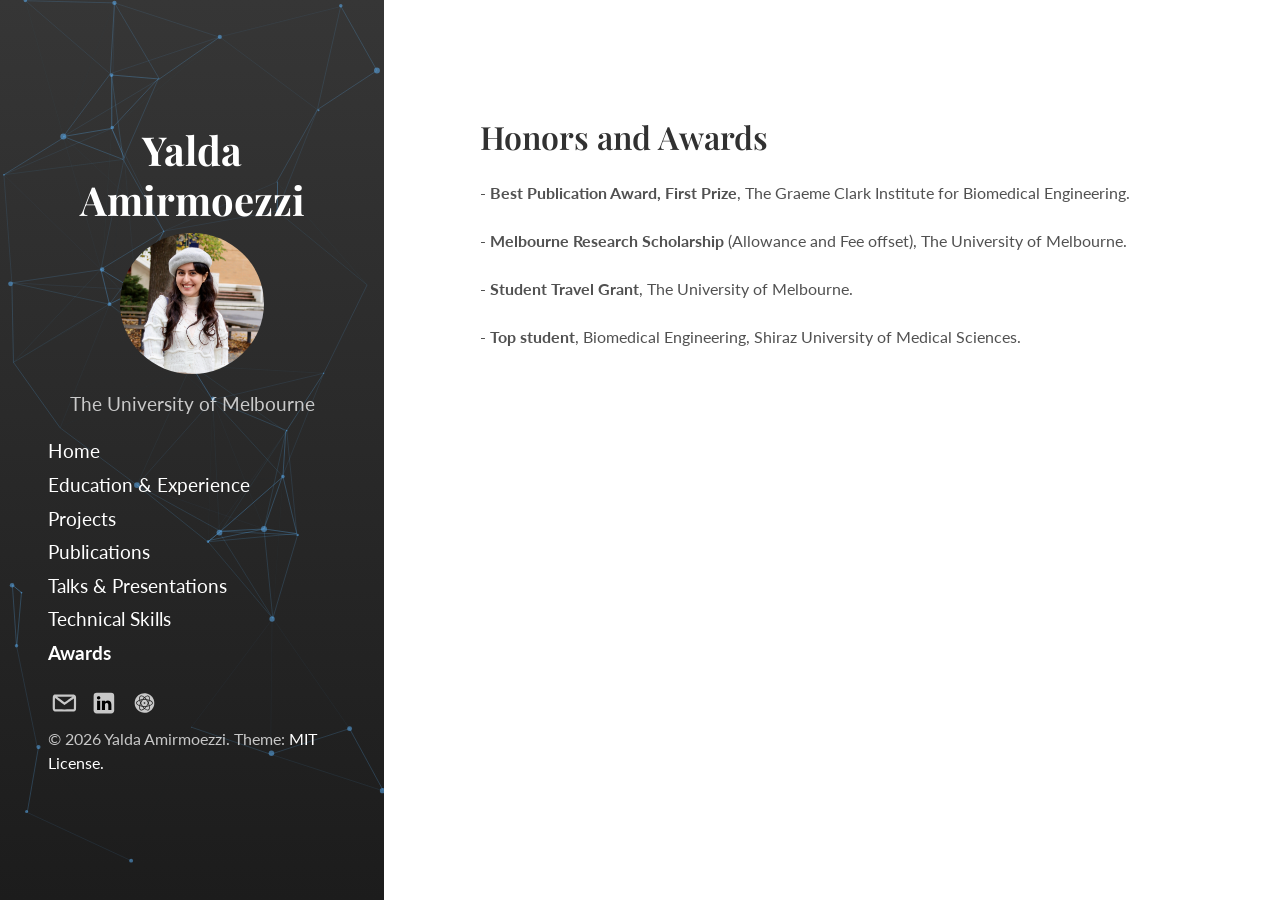
<file: awards.html>
<!DOCTYPE html>
<html lang="en-us">

<head>
  <meta http-equiv="Content-Type" content="text/html; charset=UTF-8">
  <link href="http://gmpg.org/xfn/11" rel="profile">
  <meta http-equiv="X-UA-Compatible" content="IE=edge">


  <!-- Enable responsiveness on mobile devices-->
  <meta name="viewport" content="width=device-width, initial-scale=1.0, maximum-scale=1">
  <meta name="keywords" content="Yalda Amirmoezzi">
  <meta name="author" content="Yalda Amirmoezzi">

  <!-- OG Meta Tags to improve the way the post looks when you share the page on LinkedIn, Facebook, Google+ -->

  <meta property="og:site_name" content="Yalda Amirmoezzi">  <!-- website name -->
  <meta property="og:title" content="Yalda Amirmoezzi | University of Melbourne"> <!-- title shown in the actual shared post -->
  <meta property="og:description" content="Yalda Amirmoezzi is a biomedical engineer and neuroimaging researcher at the University of Melbourne, working on multimodal brain and cardiovascular imaging and machine learning."> <!-- description shown in the actual shared post -->
  <meta property="og:site" content="https://yalda.github.io/"> <!-- website link -->
  <meta property="og:url" content="https://yalda.github.io/"> <!-- where do you want your post to link to -->
  <meta property="og:type" content="article">

  <meta name="twitter:description" content="Yalda Amirmoezzi is a biomedical engineer and neuroimaging researcher at the University of Melbourne, working on multimodal brain and cardiovascular imaging and machine learning.">

  <title>Yalda Amirmoezzi | Awards</title>


  <!-- CSS -->
  <link rel="stylesheet" href="./data/main.css">


  <link rel="stylesheet" href="./data/css">
  <link rel="preconnect" href="https://fonts.googleapis.com">
  <link rel="preconnect" href="https://fonts.gstatic.com" crossorigin>
  <link rel="stylesheet" href="https://fonts.googleapis.com/css2?family=Lato:ital,wght@0,400;0,700;1,400&family=Playfair+Display:wght@600;700&display=swap">
  




</head>


<body class="index home page" data-gr-c-s-loaded="true">


  <div id="sidebar">
    <header>
      <h3 class="site-title">
        <a href="index.html">
          Yalda Amirmoezzi
        </a>
      </h3>
      <p class="lead"><img
          style="display: block;margin-left: auto;margin-right: auto;border-radius: 50%;height: 50%;width: 50%;"
          src="./data/profile.jpg" alt="Yalda Amirmoezzi" onerror="this.style.display='none'"></p>
      <div style="text-align: center; font-size:1.2em">The University of Melbourne</div>
      <p></p>
    </header>
    <nav id="sidebar-nav-links">
      <a class="home-link " href="index.html">Home</a>
      <a class="page-link " href="education.html">Education &amp; Experience</a>
      <a class="page-link " href="projects.html">Projects</a>
      <a class="page-link " href="publications.html">Publications</a>
      <a class="page-link " href="talks.html">Talks &amp; Presentations</a>
      <a class="page-link " href="skills.html">Technical Skills</a>
      <a class="page-link active" href="awards.html">Awards</a>
    </nav>

    <nav id="sidebar-icon-links">

      <a id="email-link" class="icon" title="Contact Email" arida-label="Contact Email"
        href="mailto:yamirmoezzij@student.unimelb.edu.au">
        <!--?xml version="1.0" encoding="UTF-8" standalone="no"?-->
        <svg xmlns:dc="http://purl.org/dc/elements/1.1/" xmlns:cc="http://creativecommons.org/ns#"
          xmlns:rdf="http://www.w3.org/1999/02/22-rdf-syntax-ns#" xmlns:svg="http://www.w3.org/2000/svg"
          xmlns="http://www.w3.org/2000/svg" xmlns:sodipodi="http://sodipodi.sourceforge.net/DTD/sodipodi-0.dtd"
          xmlns:inkscape="http://www.inkscape.org/namespaces/inkscape" version="1.1" viewBox="0 0 24 28" height="24"
          width="28" id="svg6992" inkscape:version="0.92.2 (unknown)" sodipodi:docname="email.svg">
          <metadata id="metadata7000">
            <rdf:rdf>
              <cc:work rdf:about="">
                <dc:format>image/svg+xml</dc:format>
                <dc:type rdf:resource="http://purl.org/dc/dcmitype/StillImage"></dc:type>
                <dc:title></dc:title>
              </cc:work>
            </rdf:rdf>
          </metadata>
          <defs id="defs6998">
            <lineargradient id="linearGradient3003" y2="425.39999" gradientUnits="userSpaceOnUse" x2="-395.85001"
              gradientTransform="matrix(-0.06039804,0,0,0.0604041,-17.686145,-17.150636)" y1="274.70999"
              x1="-344.14999">
              <stop stop-color="#FFF" offset="0" id="stop7059"></stop>
              <stop stop-color="#FFF" stop-opacity="0" offset="1" id="stop7061"></stop>
            </lineargradient>
          </defs>
          <sodipodi:namedview pagecolor="#ffffff" bordercolor="#666666" borderopacity="1" objecttolerance="10"
            gridtolerance="10" guidetolerance="10" inkscape:pageopacity="0" inkscape:pageshadow="2"
            inkscape:window-width="1225" inkscape:window-height="511" id="namedview6996" showgrid="false"
            inkscape:zoom="3.7891032" inkscape:cx="-1.9092664" inkscape:cy="7.3635528" inkscape:window-x="67"
            inkscape:window-y="34" inkscape:window-maximized="0" inkscape:current-layer="svg6992"></sodipodi:namedview>
          <path
            d="m 58.066174,1.1586087 c 6.625,0 12,5.375 12,12.0000003 0,5.297 -3.437,9.797 -8.203,11.391 -0.609,0.109 -0.828,-0.266 -0.828,-0.578 0,-0.391 0.016,-1.687 0.016,-3.297 0,-1.125 -0.375,-1.844 -0.812,-2.219 2.672,-0.297 5.484,-1.313 5.484,-5.922 0,-1.313 -0.469,-2.375 -1.234,-3.2190003 0.125,-0.313 0.531,-1.531 -0.125,-3.187 -1,-0.313 -3.297,1.234 -3.297,1.234 -0.953,-0.266 -1.984,-0.406 -3,-0.406 -1.016,0 -2.047,0.141 -2.999999,0.406 0,0 -2.297,-1.547 -3.297,-1.234 -0.656,1.656 -0.25,2.875 -0.125,3.187 -0.766,0.8440003 -1.234,1.9060003 -1.234,3.2190003 0,4.594 2.797,5.625 5.468999,5.922 -0.343999,0.313 -0.655999,0.844 -0.765999,1.609 -0.688,0.313 -2.438,0.844 -3.484,-1 -0.656,-1.141 -1.844,-1.234 -1.844,-1.234 -1.172,-0.016 -0.078,0.734 -0.078,0.734 0.781,0.359 1.328,1.75 1.328,1.75 0.703,2.141 4.047,1.422 4.047,1.422 0,1 0.016,1.937 0.016,2.234 0,0.313 -0.219,0.688 -0.828,0.578 -4.766,-1.594 -8.203,-6.094 -8.203,-11.391 0,-6.6250003 5.375,-12.0000003 11.999999,-12.0000003 z M 50.613175,18.392609 c 0.031,-0.063 -0.016,-0.141 -0.109,-0.187 -0.094,-0.031 -0.172,-0.016 -0.203,0.031 -0.031,0.063 0.016,0.141 0.109,0.187 0.078,0.047 0.172,0.031 0.203,-0.031 z m 0.484,0.532 c 0.063,-0.047 0.047,-0.156 -0.031,-0.25 -0.078,-0.078 -0.187,-0.109 -0.25,-0.047 -0.063,0.047 -0.047,0.156 0.031,0.25 0.078,0.078 0.187,0.109 0.25,0.047 z m 0.469,0.703 c 0.078,-0.063 0.078,-0.187 0,-0.297 -0.063,-0.109 -0.187,-0.156 -0.266,-0.094 -0.078,0.047 -0.078,0.172 0,0.281 0.078,0.109 0.203,0.156 0.266,0.109 z m 0.656,0.656 c 0.063,-0.063 0.031,-0.203 -0.063,-0.297 -0.109,-0.109 -0.25,-0.125 -0.313,-0.047 -0.078,0.063 -0.047,0.203 0.063,0.297 0.109,0.109 0.25,0.125 0.313,0.047 z m 0.891,0.391 c 0.031,-0.094 -0.063,-0.203 -0.203,-0.25 -0.125,-0.031 -0.266,0.016 -0.297,0.109 -0.031,0.093 0.063,0.203 0.203,0.234 0.125,0.047 0.266,0 0.297,-0.094 z m 0.984,0.078 c 0,-0.109 -0.125,-0.187 -0.266,-0.172 -0.141,0 -0.25,0.078 -0.25,0.172 0,0.109 0.109,0.187 0.266,0.172 0.141,0 0.25,-0.078 0.25,-0.172 z m 0.906,-0.156 c -0.016,-0.094 -0.141,-0.156 -0.281,-0.141 -0.141,0.031 -0.234,0.125 -0.219,0.234 0.016,0.094 0.141,0.156 0.281,0.125 0.14,-0.031 0.234,-0.125 0.219,-0.219 z"
            id="path6994" inkscape:connector-curvature="0"></path>
          <rect rx="3.6238682" ry="3.6242309" height="23.998333" width="23.998333" y="-34.214378" x="-79.612106"
            id="rect7063" style="fill:#c8c8c8;fill-opacity:1" transform="scale(-1,1)"></rect>
          <g id="g7682" style="fill:#000000;fill-opacity:1" transform="translate(55.519638,-36.121908)">
            <path style="fill:#000000;fill-opacity:1" inkscape:connector-curvature="0" id="path7067"
              d="M 7.7726437,22.048789 V 11.142382 H 4.1479347 V 22.048789 Z M 5.9607697,9.6524201 c 1.263992,0 2.050777,-0.8375033 2.050777,-1.8840616 -0.02356,-1.0701834 -0.786737,-1.8844234 -2.026779,-1.8844234 -1.239874,0 -2.050657,0.8142517 -2.050657,1.8844234 0,1.0466283 0.786581,1.8840616 2.00302,1.8840616 h 0.02356 z">
            </path>
            <path style="fill:#000000;fill-opacity:1" inkscape:connector-curvature="0" id="path7069"
              d="m 9.7789037,22.048789 h 3.6247093 v -6.090665 c 0,-0.325967 0.02356,-0.651595 0.11927,-0.884602 0.262038,-0.651268 0.858444,-1.325799 1.85975,-1.325799 1.31163,0 1.836353,1.000148 1.836353,2.466309 v 5.834698 h 3.624468 v -6.253624 c 0,-3.350024 -1.788235,-4.908749 -4.173071,-4.908749 -1.955383,0 -2.813923,1.093097 -3.290891,1.837617 h 0.0242 V 11.142207 H 9.7789827 c 0.04756,1.023388 0,10.906407 0,10.906407 z">
            </path>
          </g>
          <g style="fill:#ffffff;fill-opacity:1;stroke:none" id="g4"
            transform="matrix(0.15555555,0,0,-0.15555555,-1028.9604,741.51179)">
            <path style="fill:#ffffff;fill-opacity:1" id="path2"
              d="M 1195,9129 C 685,9064 242,8701 74,8208 3,7999 9,8308 4,4630 2,2360 4,1285 11,1220 37,983 127,752 268,560 334,469 472,331 558,270 702,167 892,80 1069,38 1154,18 1186,17 3330,9 4526,4 6882,1 8565,3 l 3060,3 85,21 c 137,34 207,60 335,123 409,202 684,594 744,1059 8,59 11,1079 11,3445 -1,2774 -3,3371 -14,3416 -42,173 -109,327 -202,467 -71,107 -203,246 -313,329 -88,67 -300,177 -399,208 -30,10 -95,27 -145,39 l -92,22 -5185,1 c -2961,1 -5215,-2 -5255,-7 z M 9040,5964 C 7362,4286 6569,3499 6535,3479 c -69,-40 -150,-41 -217,-1 -29,17 -948,928 -2507,2485 L 1350,8420 h 5072 5073 z m 3070,-1326 -5,-3423 -22,-77 c -58,-204 -153,-318 -326,-391 l -72,-30 -1727,1734 -1727,1734 1937,1938 c 1065,1065 1939,1937 1942,1937 3,0 3,-1540 0,-3422 z M 2680,6125 4585,4220 2838,2473 1091,726 l -62,29 c -123,59 -208,173 -246,330 -16,65 -18,301 -20,3508 -2,1890 0,3437 4,3437 5,0 865,-857 1913,-1905 z M 5685,3125 c 451,-455 620,-619 649,-631 50,-20 133,-20 182,1 28,11 207,184 634,610 l 595,595 1503,-1503 c 826,-826 1502,-1504 1502,-1507 0,-3 -1964,-5 -4365,-5 -2401,0 -4365,2 -4365,5 0,6 3043,3050 3050,3050 3,0 280,-276 615,-615 z"
              inkscape:connector-curvature="0"></path>
          </g>
          <g style="fill:#ffffff;fill-opacity:1;stroke:none" id="g4-6"
            transform="matrix(0.15555555,0,0,-0.15555555,-1035.0605,740.88074)">
            <path style="fill:#ffffff;fill-opacity:1" id="path2-0"
              d="M 1195,9129 C 685,9064 242,8701 74,8208 3,7999 9,8308 4,4630 2,2360 4,1285 11,1220 37,983 127,752 268,560 334,469 472,331 558,270 702,167 892,80 1069,38 1154,18 1186,17 3330,9 4526,4 6882,1 8565,3 l 3060,3 85,21 c 137,34 207,60 335,123 409,202 684,594 744,1059 8,59 11,1079 11,3445 -1,2774 -3,3371 -14,3416 -42,173 -109,327 -202,467 -71,107 -203,246 -313,329 -88,67 -300,177 -399,208 -30,10 -95,27 -145,39 l -92,22 -5185,1 c -2961,1 -5215,-2 -5255,-7 z M 9040,5964 C 7362,4286 6569,3499 6535,3479 c -69,-40 -150,-41 -217,-1 -29,17 -948,928 -2507,2485 L 1350,8420 h 5072 5073 z m 3070,-1326 -5,-3423 -22,-77 c -58,-204 -153,-318 -326,-391 l -72,-30 -1727,1734 -1727,1734 1937,1938 c 1065,1065 1939,1937 1942,1937 3,0 3,-1540 0,-3422 z M 2680,6125 4585,4220 2838,2473 1091,726 l -62,29 c -123,59 -208,173 -246,330 -16,65 -18,301 -20,3508 -2,1890 0,3437 4,3437 5,0 865,-857 1913,-1905 z M 5685,3125 c 451,-455 620,-619 649,-631 50,-20 133,-20 182,1 28,11 207,184 634,610 l 595,595 1503,-1503 c 826,-826 1502,-1504 1502,-1507 0,-3 -1964,-5 -4365,-5 -2401,0 -4365,2 -4365,5 0,6 3043,3050 3050,3050 3,0 280,-276 615,-615 z"
              inkscape:connector-curvature="0"></path>
          </g>
          <path inkscape:connector-curvature="0" id="path910"
            d="m 1.3684487,23.910822 c -1.24333699,-0.334397 -2.19327013,-1.366163 -2.4180281,-2.62633 -0.116335,-0.65226 -0.116335,-13.8656761 0,-14.5179361 0.20661797,-1.158465 1.04217411,-2.136788 2.1790711,-2.5514 l 0.377033,-0.137499 h 11.0209603 11.02096 l 0.398925,0.159696 c 1.104377,0.442101 1.897327,1.397492 2.099174,2.529203 0.117309,0.657725 0.116241,13.8661191 -0.0012,14.5247011 -0.181304,1.016939 -0.845606,1.898172 -1.775467,2.355259 -0.26919,0.132325 -0.630037,0.26653 -0.80188,0.298234 C 23.26774,23.9817 19.300134,24.00102 12.418035,23.99858 3.2391276,23.99528 1.6352137,23.98258 1.3684247,23.91082 Z M 23.17331,21.362182 c 0.09359,-0.04839 0.216274,-0.17238 0.272644,-0.275524 0.09584,-0.175368 0.1035,-0.580512 0.118044,-6.24511 0.0086,-3.344512 -0.0069,-6.0799991 -0.03451,-6.1076391 -0.04643,-0.04643 -1.143075,0.7214173 -8.275766,5.7945081 -1.403723,0.99839 -2.594667,1.815717 -2.646543,1.816282 -0.05188,5.8e-4 -2.557694,-1.864544 -5.5684854,-4.144686 -3.01079,-2.2801422 -5.5002669,-4.1377561 -5.5321699,-4.1280291 -0.03808,0.01161 -0.06341,2.1877861 -0.07374,6.3354051 -0.01747,7.015836 -0.03401,6.69369 0.3559329,6.931466 0.177272,0.108095 0.446231,0.110888 10.6981404,0.1111 9.286808,1.74e-4 10.536189,-0.01007 10.686448,-0.08777 z M 15.893869,10.948999 c 1.7216,-1.2230924 3.769688,-2.6772991 4.551306,-3.2315711 0.781618,-0.554272 1.429825,-1.032243 1.440459,-1.062159 0.01198,-0.0337 -3.393321,-0.05439 -8.952114,-0.05439 -5.5421214,0 -8.9640574,0.02074 -8.9521124,0.05425 0.04066,0.114078 8.6083484,6.5580501 8.6931814,6.5383571 0.049,-0.01138 1.49768,-1.021394 3.21928,-2.244484 z"
            style="fill:#c8c8c8;stroke-width:1;fill-opacity:1"></path>
        </svg>

      </a>


      <a id="linkedin-link" class="icon" title="LinkedIn Profile" arida-label="LinkedIn Profile"
        href="https://au.linkedin.com/in/yalda-amirmoezzi-5a0279306">
        <!--?xml version="1.0" encoding="UTF-8" standalone="no"?-->
        <svg xmlns:dc="http://purl.org/dc/elements/1.1/" xmlns:cc="http://creativecommons.org/ns#"
          xmlns:rdf="http://www.w3.org/1999/02/22-rdf-syntax-ns#" xmlns:svg="http://www.w3.org/2000/svg"
          xmlns="http://www.w3.org/2000/svg" xmlns:sodipodi="http://sodipodi.sourceforge.net/DTD/sodipodi-0.dtd"
          xmlns:inkscape="http://www.inkscape.org/namespaces/inkscape" version="1.1" viewBox="0 0 24 28" height="24"
          width="28" id="svg6992" inkscape:version="0.91 r13725" sodipodi:docname="linkedin.svg">
          <metadata id="metadata7000">
            <rdf:rdf>
              <cc:work rdf:about="">
                <dc:format>image/svg+xml</dc:format>
                <dc:type rdf:resource="http://purl.org/dc/dcmitype/StillImage"></dc:type>
                <dc:title></dc:title>
              </cc:work>
            </rdf:rdf>
          </metadata>
          <defs id="defs6998">
            <lineargradient id="linearGradient3003" y2="425.39999" gradientUnits="userSpaceOnUse" x2="-395.85001"
              gradientTransform="matrix(-0.06039804,0,0,0.0604041,-17.686145,-17.150636)" y1="274.70999"
              x1="-344.14999">
              <stop stop-color="#FFF" offset="0" id="stop7059"></stop>
              <stop stop-color="#FFF" stop-opacity="0" offset="1" id="stop7061"></stop>
            </lineargradient>
          </defs>
          <sodipodi:namedview pagecolor="#ffffff" bordercolor="#666666" borderopacity="1" objecttolerance="10"
            gridtolerance="10" guidetolerance="10" inkscape:pageopacity="0" inkscape:pageshadow="2"
            inkscape:window-width="987" inkscape:window-height="511" id="namedview6996" showgrid="false"
            inkscape:zoom="5.5463688" inkscape:cx="7.5009449" inkscape:cy="9.1402347" inkscape:window-x="0"
            inkscape:window-y="0" inkscape:window-maximized="0" inkscape:current-layer="svg6992"></sodipodi:namedview>
          <path
            d="m 58.066174,1.1586087 c 6.625,0 12,5.375 12,12.0000003 0,5.297 -3.437,9.797 -8.203,11.391 -0.609,0.109 -0.828,-0.266 -0.828,-0.578 0,-0.391 0.016,-1.687 0.016,-3.297 0,-1.125 -0.375,-1.844 -0.812,-2.219 2.672,-0.297 5.484,-1.313 5.484,-5.922 0,-1.313 -0.469,-2.375 -1.234,-3.2190003 0.125,-0.313 0.531,-1.531 -0.125,-3.187 -1,-0.313 -3.297,1.234 -3.297,1.234 -0.953,-0.266 -1.984,-0.406 -3,-0.406 -1.016,0 -2.047,0.141 -2.999999,0.406 0,0 -2.297,-1.547 -3.297,-1.234 -0.656,1.656 -0.25,2.875 -0.125,3.187 -0.766,0.8440003 -1.234,1.9060003 -1.234,3.2190003 0,4.594 2.797,5.625 5.468999,5.922 -0.343999,0.313 -0.655999,0.844 -0.765999,1.609 -0.688,0.313 -2.438,0.844 -3.484,-1 -0.656,-1.141 -1.844,-1.234 -1.844,-1.234 -1.172,-0.016 -0.078,0.734 -0.078,0.734 0.781,0.359 1.328,1.75 1.328,1.75 0.703,2.141 4.047,1.422 4.047,1.422 0,1 0.016,1.937 0.016,2.234 0,0.313 -0.219,0.688 -0.828,0.578 -4.766,-1.594 -8.203,-6.094 -8.203,-11.391 0,-6.6250003 5.375,-12.0000003 11.999999,-12.0000003 z M 50.613175,18.392609 c 0.031,-0.063 -0.016,-0.141 -0.109,-0.187 -0.094,-0.031 -0.172,-0.016 -0.203,0.031 -0.031,0.063 0.016,0.141 0.109,0.187 0.078,0.047 0.172,0.031 0.203,-0.031 z m 0.484,0.532 c 0.063,-0.047 0.047,-0.156 -0.031,-0.25 -0.078,-0.078 -0.187,-0.109 -0.25,-0.047 -0.063,0.047 -0.047,0.156 0.031,0.25 0.078,0.078 0.187,0.109 0.25,0.047 z m 0.469,0.703 c 0.078,-0.063 0.078,-0.187 0,-0.297 -0.063,-0.109 -0.187,-0.156 -0.266,-0.094 -0.078,0.047 -0.078,0.172 0,0.281 0.078,0.109 0.203,0.156 0.266,0.109 z m 0.656,0.656 c 0.063,-0.063 0.031,-0.203 -0.063,-0.297 -0.109,-0.109 -0.25,-0.125 -0.313,-0.047 -0.078,0.063 -0.047,0.203 0.063,0.297 0.109,0.109 0.25,0.125 0.313,0.047 z m 0.891,0.391 c 0.031,-0.094 -0.063,-0.203 -0.203,-0.25 -0.125,-0.031 -0.266,0.016 -0.297,0.109 -0.031,0.093 0.063,0.203 0.203,0.234 0.125,0.047 0.266,0 0.297,-0.094 z m 0.984,0.078 c 0,-0.109 -0.125,-0.187 -0.266,-0.172 -0.141,0 -0.25,0.078 -0.25,0.172 0,0.109 0.109,0.187 0.266,0.172 0.141,0 0.25,-0.078 0.25,-0.172 z m 0.906,-0.156 c -0.016,-0.094 -0.141,-0.156 -0.281,-0.141 -0.141,0.031 -0.234,0.125 -0.219,0.234 0.016,0.094 0.141,0.156 0.281,0.125 0.14,-0.031 0.234,-0.125 0.219,-0.219 z"
            id="path6994" inkscape:connector-curvature="0"></path>
          <rect rx="3.6238682" ry="3.6242309" height="23.998333" width="23.998333" y="2.1178775" x="-23.882124"
            id="rect7063" style="fill:#c8c8c8;fill-opacity:1" transform="scale(-1,1)"></rect>
          <g id="g7682" style="fill:#000000;fill-opacity:1" transform="translate(-0.21034783,0.2103476)">
            <path style="fill:#000000;fill-opacity:1" inkscape:connector-curvature="0" id="path7067"
              d="m 7.7726437,22.048789 0,-10.906407 -3.624709,0 0,10.906407 3.624709,0 z M 5.9607697,9.6524201 c 1.263992,0 2.050777,-0.8375033 2.050777,-1.8840616 -0.02356,-1.0701834 -0.786737,-1.8844234 -2.026779,-1.8844234 -1.239874,0 -2.050657,0.8142517 -2.050657,1.8844234 0,1.0466283 0.786581,1.8840616 2.00302,1.8840616 l 0.02356,0 z">
            </path>
            <path style="fill:#000000;fill-opacity:1" inkscape:connector-curvature="0" id="path7069"
              d="m 9.7789037,22.048789 3.6247093,0 0,-6.090665 c 0,-0.325967 0.02356,-0.651595 0.11927,-0.884602 0.262038,-0.651268 0.858444,-1.325799 1.85975,-1.325799 1.31163,0 1.836353,1.000148 1.836353,2.466309 l 0,5.834698 3.624468,0 0,-6.253624 c 0,-3.350024 -1.788235,-4.908749 -4.173071,-4.908749 -1.955383,0 -2.813923,1.093097 -3.290891,1.837617 l 0.0242,0 0,-1.581767 -3.6247093,0 c 0.04756,1.023388 0,10.906407 0,10.906407 z">
            </path>
          </g>
        </svg>

      </a>

      <a id="scholar-link" class="icon" title="Google Scholar Profile" aria-label="Google Scholar Profile"
        href="https://scholar.google.com.au/citations?user=nArzZuYAAAAJ&amp;hl=en">
        <!--?xml version="1.0" encoding="UTF-8" standalone="no"?-->
        <svg xmlns:dc="http://purl.org/dc/elements/1.1/" xmlns:cc="http://creativecommons.org/ns#"
          xmlns:rdf="http://www.w3.org/1999/02/22-rdf-syntax-ns#" xmlns:svg="http://www.w3.org/2000/svg"
          xmlns="http://www.w3.org/2000/svg" xmlns:sodipodi="http://sodipodi.sourceforge.net/DTD/sodipodi-0.dtd"
          xmlns:inkscape="http://www.inkscape.org/namespaces/inkscape" version="1.1" viewBox="0 0 24 28" height="24"
          width="28" id="svg6992" inkscape:version="0.91 r13725" sodipodi:docname="scholar.svg">
          <metadata id="metadata7000">
            <rdf:rdf>
              <cc:work rdf:about="">
                <dc:format>image/svg+xml</dc:format>
                <dc:type rdf:resource="http://purl.org/dc/dcmitype/StillImage"></dc:type>
                <dc:title></dc:title>
              </cc:work>
            </rdf:rdf>
          </metadata>
          <defs id="defs6998">
            <lineargradient id="linearGradient3003" y2="425.39999" gradientUnits="userSpaceOnUse" x2="-395.85001"
              gradientTransform="matrix(-0.06039804,0,0,0.0604041,-17.686145,-17.150636)" y1="274.70999"
              x1="-344.14999">
              <stop stop-color="#FFF" offset="0" id="stop7059"></stop>
              <stop stop-color="#FFF" stop-opacity="0" offset="1" id="stop7061"></stop>
            </lineargradient>
          </defs>
          <sodipodi:namedview pagecolor="#ffffff" bordercolor="#666666" borderopacity="1" objecttolerance="10"
            gridtolerance="10" guidetolerance="10" inkscape:pageopacity="0" inkscape:pageshadow="2"
            inkscape:window-width="987" inkscape:window-height="511" id="namedview6996" showgrid="false"
            inkscape:zoom="4.5407918" inkscape:cx="23.59207" inkscape:cy="-1.1007363" inkscape:window-x="0"
            inkscape:window-y="0" inkscape:window-maximized="0" inkscape:current-layer="svg6992"></sodipodi:namedview>
          <path
            d="m 58.066174,1.1586087 c 6.625,0 12,5.375 12,12.0000003 0,5.297 -3.437,9.797 -8.203,11.391 -0.609,0.109 -0.828,-0.266 -0.828,-0.578 0,-0.391 0.016,-1.687 0.016,-3.297 0,-1.125 -0.375,-1.844 -0.812,-2.219 2.672,-0.297 5.484,-1.313 5.484,-5.922 0,-1.313 -0.469,-2.375 -1.234,-3.2190003 0.125,-0.313 0.531,-1.531 -0.125,-3.187 -1,-0.313 -3.297,1.234 -3.297,1.234 -0.953,-0.266 -1.984,-0.406 -3,-0.406 -1.016,0 -2.047,0.141 -2.999999,0.406 0,0 -2.297,-1.547 -3.297,-1.234 -0.656,1.656 -0.25,2.875 -0.125,3.187 -0.766,0.8440003 -1.234,1.9060003 -1.234,3.2190003 0,4.594 2.797,5.625 5.468999,5.922 -0.343999,0.313 -0.655999,0.844 -0.765999,1.609 -0.688,0.313 -2.438,0.844 -3.484,-1 -0.656,-1.141 -1.844,-1.234 -1.844,-1.234 -1.172,-0.016 -0.078,0.734 -0.078,0.734 0.781,0.359 1.328,1.75 1.328,1.75 0.703,2.141 4.047,1.422 4.047,1.422 0,1 0.016,1.937 0.016,2.234 0,0.313 -0.219,0.688 -0.828,0.578 -4.766,-1.594 -8.203,-6.094 -8.203,-11.391 0,-6.6250003 5.375,-12.0000003 11.999999,-12.0000003 z M 50.613175,18.392609 c 0.031,-0.063 -0.016,-0.141 -0.109,-0.187 -0.094,-0.031 -0.172,-0.016 -0.203,0.031 -0.031,0.063 0.016,0.141 0.109,0.187 0.078,0.047 0.172,0.031 0.203,-0.031 z m 0.484,0.532 c 0.063,-0.047 0.047,-0.156 -0.031,-0.25 -0.078,-0.078 -0.187,-0.109 -0.25,-0.047 -0.063,0.047 -0.047,0.156 0.031,0.25 0.078,0.078 0.187,0.109 0.25,0.047 z m 0.469,0.703 c 0.078,-0.063 0.078,-0.187 0,-0.297 -0.063,-0.109 -0.187,-0.156 -0.266,-0.094 -0.078,0.047 -0.078,0.172 0,0.281 0.078,0.109 0.203,0.156 0.266,0.109 z m 0.656,0.656 c 0.063,-0.063 0.031,-0.203 -0.063,-0.297 -0.109,-0.109 -0.25,-0.125 -0.313,-0.047 -0.078,0.063 -0.047,0.203 0.063,0.297 0.109,0.109 0.25,0.125 0.313,0.047 z m 0.891,0.391 c 0.031,-0.094 -0.063,-0.203 -0.203,-0.25 -0.125,-0.031 -0.266,0.016 -0.297,0.109 -0.031,0.093 0.063,0.203 0.203,0.234 0.125,0.047 0.266,0 0.297,-0.094 z m 0.984,0.078 c 0,-0.109 -0.125,-0.187 -0.266,-0.172 -0.141,0 -0.25,0.078 -0.25,0.172 0,0.109 0.109,0.187 0.266,0.172 0.141,0 0.25,-0.078 0.25,-0.172 z m 0.906,-0.156 c -0.016,-0.094 -0.141,-0.156 -0.281,-0.141 -0.141,0.031 -0.234,0.125 -0.219,0.234 0.016,0.094 0.141,0.156 0.281,0.125 0.14,-0.031 0.234,-0.125 0.219,-0.219 z"
            id="path6994" inkscape:connector-curvature="0"></path>
          <g id="g7786" transform="translate(-36.600523,30.290088)">
            <rect transform="scale(-1,1)" style="fill:#c8c8c8;fill-opacity:1" id="rect7063" x="-23.882124" y="2.1178775"
              width="23.998333" height="23.998333" ry="3.6242309" rx="3.6238682"></rect>
            <g transform="translate(-0.21034783,0.2103476)" style="fill:#000000;fill-opacity:1" id="g7682">
              <path
                d="m 7.7726437,22.048789 0,-10.906407 -3.624709,0 0,10.906407 3.624709,0 z M 5.9607697,9.6524201 c 1.263992,0 2.050777,-0.8375033 2.050777,-1.8840616 -0.02356,-1.0701834 -0.786737,-1.8844234 -2.026779,-1.8844234 -1.239874,0 -2.050657,0.8142517 -2.050657,1.8844234 0,1.0466283 0.786581,1.8840616 2.00302,1.8840616 l 0.02356,0 z"
                id="path7067" inkscape:connector-curvature="0" style="fill:#000000;fill-opacity:1"></path>
              <path
                d="m 9.7789037,22.048789 3.6247093,0 0,-6.090665 c 0,-0.325967 0.02356,-0.651595 0.11927,-0.884602 0.262038,-0.651268 0.858444,-1.325799 1.85975,-1.325799 1.31163,0 1.836353,1.000148 1.836353,2.466309 l 0,5.834698 3.624468,0 0,-6.253624 c 0,-3.350024 -1.788235,-4.908749 -4.173071,-4.908749 -1.955383,0 -2.813923,1.093097 -3.290891,1.837617 l 0.0242,0 0,-1.581767 -3.6247093,0 c 0.04756,1.023388 0,10.906407 0,10.906407 z"
                id="path7069" inkscape:connector-curvature="0" style="fill:#000000;fill-opacity:1"></path>
            </g>
          </g>
          <path inkscape:connector-curvature="0" id="path7774"
            d="m 36.705278,44.307273 c -0.753469,0.04037 -1.495029,0.182356 -2.324968,0.445159 -4.248976,1.345454 -7.358608,4.978094 -8.036566,9.388238 -0.03337,0.217076 -0.04504,0.903848 -0.03291,1.936666 0.01792,1.525728 0.02465,1.627091 0.144208,2.174798 0.389851,1.785894 1.246403,3.577937 2.384119,4.987953 0.395385,0.490016 1.183664,1.278295 1.67368,1.67368 1.404039,1.132892 3.214142,1.998063 4.986245,2.383265 0.549141,0.119367 0.652218,0.126171 2.195843,0.144946 1.578165,0.0192 1.636144,0.01666 2.263334,-0.09888 4.762519,-0.877364 8.420863,-4.496885 9.371934,-9.272478 0.119862,-0.601862 0.124766,-0.686395 0.125663,-2.166302 7.51e-4,-1.24006 -0.01437,-1.626346 -0.07764,-1.983333 -0.429399,-2.422828 -1.534129,-4.545909 -3.267251,-6.27903 -1.726988,-1.726989 -3.926181,-2.872424 -6.255697,-3.258239 -0.512156,-0.08482 -2.220034,-0.12627 -3.15,-0.07644 z m 1.898524,4.086049 c 0.685109,0.101729 1.220423,0.263843 1.78327,0.540044 0.400342,0.196456 0.547501,0.300357 0.84202,0.594507 0.586636,0.585899 0.799846,1.107193 0.804282,1.966445 0.0028,0.550554 -0.07788,0.934161 -0.289678,1.376667 -0.201762,0.421533 -0.368701,0.592219 -1.147209,1.17296 -0.984026,0.734051 -1.201779,1.016237 -1.201512,1.55704 2.34e-4,0.498905 0.14133,0.684327 1.178164,1.548429 0.511439,0.426236 0.84515,1.119933 0.845778,1.758154 2.33e-4,0.22383 -0.0537,0.500184 -0.193834,0.9935 l -0.194139,0.683418 0.08963,0.153461 c 0.04929,0.0844 0.38327,0.381092 0.742167,0.659308 1.438096,1.114806 1.521502,1.170104 1.618529,1.073077 0.10192,-0.10192 0.06016,-0.521099 -0.08927,-0.896013 l -0.139498,-0.35 -0.04085,-1.610001 c -0.05115,-2.016065 -0.05222,-3.038545 -0.0035,-3.330859 0.05486,-0.329047 0.191516,-0.449141 0.511101,-0.449141 0.294218,0 0.367138,0.05939 0.458354,0.373334 0.07432,0.25577 0.07368,1.564254 -0.0012,2.44511 -0.02813,0.330977 -0.05158,1.055477 -0.05211,1.610001 l -9.66e-4,1.008223 -0.16195,0.466667 c -0.258274,0.744225 -0.21779,0.972985 0.249775,1.411393 l 0.310773,0.291393 -4.153333,-9.94e-4 -4.153334,-9.93e-4 -1.406316,-1.223733 c -0.773477,-0.673053 -1.869467,-1.622733 -2.435537,-2.1104 -0.566069,-0.487667 -1.030476,-0.902417 -1.032016,-0.921667 -0.0015,-0.01925 0.688786,-0.035 1.534056,-0.035 1.725507,0 1.553961,0.0397 1.61302,-0.373334 0.112793,-0.788831 0.40874,-1.423897 0.881562,-1.891721 0.538477,-0.532785 1.19575,-0.787479 2.198562,-0.851945 0.585131,-0.03762 0.557655,-0.0054 0.436637,-0.512032 -0.09523,-0.398702 0.0234,-0.893672 0.341562,-1.425032 0.135413,-0.226154 0.086,-0.264239 -0.344142,-0.265222 -0.171936,-3.73e-4 -0.560436,-0.03287 -0.863334,-0.07216 -1.449287,-0.188028 -2.46571,-0.676956 -3.071456,-1.477455 -0.775095,-1.024295 -0.739967,-2.00395 0.100034,-2.78973 0.985339,-0.921736 2.720683,-1.350378 4.435889,-1.095695 z m -1.077333,0.447473 c -0.771724,0.09903 -1.4748,0.390047 -1.915603,0.792917 -0.550357,0.502995 -0.745703,0.960337 -0.717236,1.679175 0.01607,0.405644 0.0345,0.482426 0.192633,0.802389 0.417857,0.845477 1.447383,1.365427 2.811037,1.41968 0.74349,0.02958 1.169987,-0.06031 1.830633,-0.385832 1.042014,-0.513432 1.542926,-1.37663 1.401952,-2.415917 -0.134802,-0.993785 -1.106629,-1.728588 -2.510049,-1.89786 -0.448826,-0.05413 -0.636316,-0.0532 -1.093367,0.0054 z m 0.514304,7.416005 c -0.715919,0.178975 -1.50779,0.943669 -1.937998,1.871487 -0.238357,0.514058 -0.33083,0.911218 -0.33083,1.420875 0,0.92095 0.367753,1.631754 1.013111,1.958174 0.247621,0.125245 0.311206,0.13669 0.760222,0.13683 0.438937,1.4e-4 0.518992,-0.01342 0.768195,-0.130113 0.605468,-0.283513 1.12928,-0.833962 1.471292,-1.546108 0.563705,-1.17376 0.464676,-2.407942 -0.259649,-3.235955 -0.364078,-0.416195 -0.958775,-0.606579 -1.484343,-0.47519 z"
            style="fill:#d0d0d0"></path>
          <path inkscape:connector-curvature="0" id="path7824"
            d="m 12.04765,25.478278 c -2.007976,-0.09455 -3.9564388,-0.713141 -5.6451398,-1.792204 -1.318339,-0.842405 -2.458382,-1.954467 -3.341483,-3.25947 -1.502752,-2.220692 -2.17543101,-4.897365 -1.905687,-7.582976 0.304251,-3.0291805 1.792255,-5.7967458 4.162102,-7.7411678 2.381538,-1.954016 5.4627158,-2.860092 8.5604168,-2.517346 4.213521,0.466206 7.852361,3.261413 9.407355,7.2263453 0.704708,1.7968675 0.942884,3.7596095 0.690915,5.6936265 -0.293235,2.250759 -1.241923,4.340057 -2.761315,6.081251 -0.192545,0.220653 -0.682951,0.717976 -0.916498,0.929427 -1.022582,0.925835 -2.205164,1.662706 -3.482448,2.169931 -1.497566,0.594701 -3.147223,0.86891 -4.768218,0.792583 z m -2.7445078,-2.79142 c 0.554834,-0.07704 1.1755258,-0.308124 1.8184668,-0.677007 0.378439,-0.217128 0.922879,-0.599013 1.292794,-0.906802 0.08541,-0.07107 0.161668,-0.129212 0.169457,-0.129212 0.0078,0 0.09535,0.06649 0.194584,0.147755 1.499417,1.227946 2.95021,1.782686 4.037956,1.543994 0.898507,-0.197165 1.521554,-0.875775 1.800931,-1.961541 0.114215,-0.443883 0.159422,-0.853818 0.159215,-1.44375 -1.89e-4,-0.54104 -0.03891,-0.998654 -0.130699,-1.544665 -0.02012,-0.11967 -0.03123,-0.222929 -0.02469,-0.229466 0.0065,-0.0065 0.123219,-0.0549 0.259294,-0.107472 0.918818,-0.35499 1.617398,-0.739254 2.208867,-1.215018 0.168467,-0.135511 0.486424,-0.449915 0.610461,-0.603637 0.363935,-0.451036 0.567937,-0.931878 0.598718,-1.411201 0.02529,-0.393791 -0.04219,-0.735567 -0.218186,-1.105189 -0.457959,-0.961765 -1.588322,-1.811199 -3.244118,-2.437858 -0.256076,-0.09692 -0.233882,-0.0455 -0.17667,-0.409247 0.228219,-1.4510148 0.133764,-2.6954438 -0.26872,-3.5403188 -0.158366,-0.332436 -0.307545,-0.544318 -0.541681,-0.769366 -0.658829,-0.633254 -1.586406,-0.769949 -2.702512,-0.398262 -0.733163,0.244159 -1.591072,0.750351 -2.391667,1.411155 -0.08823,0.07282 -0.164345,0.13241 -0.169145,0.132413 -0.0048,3e-6 -0.08838,-0.06526 -0.185733,-0.14503 -1.022799,-0.838062 -2.058293,-1.375659 -2.9628318,-1.53821 -0.593995,-0.106744 -1.171324,-0.04393 -1.607825,0.174923 -0.970307,0.486501 -1.476024,1.678227 -1.435293,3.382281 0.01184,0.495249 0.0514,0.9107873 0.132587,1.3927088 0.01824,0.108281 0.03064,0.203891 0.02755,0.212465 -0.0031,0.0086 -0.09889,0.0503 -0.212881,0.09273 -0.446451,0.166156 -0.982993,0.414301 -1.381223,0.6388 -0.226597,0.127743 -0.629502,0.39753 -0.816667,0.546843 -1.097457,0.875515 -1.50617,1.905209 -1.157914,2.917201 0.362621,1.053737 1.506232,1.975982 3.323539,2.68021 0.207428,0.08038 0.247486,0.100667 0.245278,0.124223 -0.0014,0.01548 -0.01969,0.138116 -0.04053,0.272516 -0.09542,0.615373 -0.132334,1.123871 -0.119894,1.651471 0.01243,0.527317 0.06649,0.93702 0.176318,1.336415 0.15933,0.5794 0.399493,1.007722 0.756221,1.348693 0.372011,0.35558 0.790683,0.536745 1.374273,0.594668 0.0994,0.0099 0.444574,-0.0063 0.602368,-0.02821 z m -0.641538,-0.868326 c -0.139727,-0.0205 -0.261486,-0.05696 -0.388755,-0.116408 -0.54175,-0.253074 -0.867685,-0.841596 -0.988886,-1.785579 -0.03582,-0.278997 -0.03594,-1.016985 -2.13e-4,-1.363542 0.02712,-0.263042 0.09167,-0.726877 0.106577,-0.765712 0.0061,-0.01578 0.02022,-0.02195 0.04011,-0.01745 0.01691,0.0038 0.175126,0.04396 0.351584,0.0892 0.572595,0.1468 1.31888,0.287662 2.0125,0.379862 0.152396,0.02026 0.2909798,0.04006 0.3079638,0.04401 0.01741,0.004 0.07748,0.06927 0.137732,0.149572 0.40517,0.53994 0.852916,1.063144 1.402742,1.639143 0.158411,0.165952 0.288021,0.307984 0.288021,0.315627 0,0.0076 -0.08179,0.07821 -0.181759,0.156823 -0.96366,0.757784 -1.8179528,1.180871 -2.5741088,1.274821 -0.141776,0.01762 -0.392148,0.01744 -0.513512,-3.64e-4 z m 7.2652128,-0.0075 c -0.571222,-0.08301 -1.277798,-0.394024 -1.961458,-0.863383 -0.327894,-0.225111 -0.721875,-0.535124 -0.721875,-0.568022 0,-0.01258 0.12317,-0.148157 0.273712,-0.301286 0.487963,-0.49635 0.915571,-0.995899 1.462659,-1.708734 l 0.06658,-0.08675 0.312587,-0.04086 c 0.688086,-0.08995 1.391845,-0.222897 2.026128,-0.382768 0.319698,-0.08058 0.374096,-0.09073 0.387703,-0.07233 0.0087,0.01177 0.03005,0.118424 0.04744,0.237006 0.159066,1.084747 0.127772,1.958934 -0.09412,2.629036 -0.264339,0.798302 -0.755185,1.186599 -1.491375,1.179792 -0.09319,-8.6e-4 -0.231787,-0.01063 -0.307985,-0.0217 z m -3.6183,-2.292095 c -0.389247,-0.39733 -0.989199,-1.089637 -0.964794,-1.11336 0.0062,-0.006 0.181844,-0.0041 0.390385,0.0041 0.374316,0.01485 1.861071,0.006 2.016146,-0.01196 0.06133,-0.0071 0.07656,-0.0047 0.07656,0.01232 0,0.02416 -0.32719,0.418925 -0.589423,0.711163 -0.202149,0.225279 -0.634025,0.671345 -0.649989,0.671345 -0.0059,0 -0.131401,-0.123162 -0.278888,-0.273694 z m -0.763992,-2.002541 c -0.144375,-0.0062 -0.413437,-0.0221 -0.597917,-0.0353 -0.272906,-0.01952 -0.339862,-0.02855 -0.359271,-0.04844 -0.03544,-0.03632 -0.292493,-0.412769 -0.474757,-0.695279 -0.3090488,-0.479027 -0.5610548,-0.902066 -0.8426718,-1.414583 -0.175629,-0.319627 -0.64932,-1.279699 -0.649331,-1.316055 -1.2e-5,-0.03922 0.224829,-0.518493 0.419082,-0.89332 0.400173,-0.77217 0.89598,-1.601807 1.3789838,-2.307464 0.08447,-0.123413 0.162442,-0.231737 0.173266,-0.24072 0.04115,-0.03415 0.670318,-0.0738 1.439267,-0.0907 0.804654,-0.01769 1.979135,0.0143 2.456923,0.06691 0.09967,0.01097 0.073,-0.01925 0.358563,0.406347 0.370555,0.552263 0.692631,1.078979 1.000753,1.636611 0.192698,0.348742 0.683511,1.32517 0.699635,1.391865 0.0073,0.03007 -0.01594,0.09291 -0.102332,0.277083 -0.24324,0.518518 -0.608105,1.205316 -0.909033,1.711107 -0.384096,0.645576 -0.926767,1.470954 -0.977361,1.486525 -0.03906,0.01202 -0.608192,0.05066 -0.979424,0.0665 -0.388981,0.01659 -1.63949,0.01593 -2.034375,-0.0011 z m 1.3125,-2.529536 c 0.205294,-0.05581 0.404358,-0.187947 0.531759,-0.352976 0.400086,-0.518253 0.227203,-1.269049 -0.356759,-1.549335 -0.504847,-0.242314 -1.111456,-0.03981 -1.354284,0.452104 -0.07887,0.159782 -0.11073,0.292688 -0.111088,0.463471 -0.001,0.486979 0.336807,0.902672 0.814916,1.00275 0.119186,0.02495 0.353851,0.01705 0.475456,-0.01601 z m -3.8427078,2.232465 c -0.425417,-0.07409 -0.724895,-0.134903 -1.046457,-0.212513 -0.360105,-0.08691 -0.397293,-0.09923 -0.397293,-0.131578 0,-0.129695 0.54544,-1.743975 0.594825,-1.760437 0.0089,-0.003 0.124318,0.209821 0.256591,0.473171 0.280657,0.558777 0.388967,0.747186 0.732584,1.274347 0.139425,0.2139 0.2535,0.39634 0.2535,0.405424 0,0.02125 0.02133,0.02387 -0.39375,-0.04841 z m 6.7473038,0.05441 c -0.0042,-0.0067 0.07426,-0.136719 0.174265,-0.288876 0.420489,-0.639791 0.550938,-0.864522 0.85685,-1.476128 0.109322,-0.218568 0.204524,-0.397396 0.211559,-0.397396 0.02522,0 0.339487,0.866465 0.467276,1.288311 0.111146,0.366909 0.1404,0.491439 0.118609,0.504906 -0.06446,0.03984 -0.912063,0.225061 -1.437321,0.314093 -0.168438,0.02855 -0.323673,0.05537 -0.344966,0.05961 -0.02129,0.0042 -0.04212,0.0022 -0.04627,-0.0045 z M 6.4403582,16.513223 c -1.470689,-0.591888 -2.400386,-1.349606 -2.641581,-2.152928 -0.03537,-0.117797 -0.03945,-0.154419 -0.03979,-0.357292 -3.44e-4,-0.204288 0.0034,-0.238673 0.03909,-0.357292 0.0892,-0.29666 0.259534,-0.571214 0.527663,-0.850543 0.376784,-0.392521 0.80761,-0.689103 1.487537,-1.024025 0.336485,-0.165748 0.840596,-0.378557 0.89674,-0.378557 0.01864,0 0.03013,0.01466 0.03714,0.0474 0.02817,0.131479 0.196723,0.699715 0.2974,1.002604 0.134637,0.405064 0.260299,0.74226 0.432443,1.160403 0.18181,0.441621 0.176741,0.364719 0.04495,0.681848 -0.263476,0.633992 -0.544068,1.432198 -0.687838,1.956708 -0.09279,0.338507 -0.101484,0.364082 -0.125164,0.368018 -0.01137,0.0019 -0.132229,-0.04146 -0.268584,-0.09634 z m 11.9947918,0.09233 c 0,-0.0043 -0.03015,-0.117523 -0.067,-0.251553 -0.182246,-0.662883 -0.421387,-1.351639 -0.71323,-2.054195 L 17.531,14.001484 17.638533,13.742979 c 0.31724,-0.762635 0.613545,-1.629847 0.781897,-2.288419 0.01134,-0.04436 0.02338,-0.06198 0.04234,-0.06198 0.03041,0 0.416682,0.153116 0.643213,0.254964 1.070158,0.481141 1.848491,1.099085 2.14942,1.706495 0.08141,0.16431 0.118841,0.275751 0.147134,0.437997 0.02781,0.15949 0.02801,0.261464 7.87e-4,0.416863 -0.148906,0.850255 -1.09685,1.66856 -2.664913,2.300466 -0.238687,0.09619 -0.303262,0.11667 -0.303262,0.09619 z M 8.1095072,12.774357 c -0.256293,-0.662942 -0.558468,-1.601514 -0.535163,-1.662246 0.01587,-0.04134 0.827548,-0.224527 1.502066,-0.338989 0.34389,-0.05836 0.331657,-0.05709 0.331657,-0.0344 0,0.0093 -0.10403,0.175035 -0.231178,0.368228 -0.38352,0.582736 -0.554433,0.882445 -0.842747,1.477823 -0.08254,0.170443 -0.156381,0.309896 -0.164096,0.309896 -0.0077,0 -0.03496,-0.05414 -0.06054,-0.120313 z m 8.6423138,-0.357292 c -0.270578,-0.537509 -0.442126,-0.833272 -0.771762,-1.330588 -0.124886,-0.188412 -0.221696,-0.347936 -0.215135,-0.354499 0.02278,-0.02278 0.97311,0.150298 1.430096,0.260453 0.302683,0.07296 0.40888,0.106547 0.40888,0.129312 0,0.03756 -0.148092,0.542578 -0.235513,0.803135 -0.126796,0.377916 -0.348631,0.969792 -0.363477,0.969792 -0.007,0 -0.120858,-0.214922 -0.253089,-0.477605 z M 7.3998622,10.222937 c -0.03191,-0.0403 -0.108018,-0.6305955 -0.136872,-1.0616018 -0.01846,-0.275712 -0.01042,-0.808683 0.01551,-1.028125 0.03977,-0.336601 0.119827,-0.690839 0.204049,-0.902857 0.228577,-0.575409 0.552794,-0.892283 1.050353,-1.026564 0.124093,-0.03349 0.165601,-0.03743 0.393918,-0.0374 0.221526,3e-5 0.279935,0.0052 0.442565,0.03953 0.620958,0.130896 1.3213478,0.470874 2.0293098,0.98505 0.210997,0.153242 0.532291,0.410857 0.532291,0.426793 0,0.0081 -0.130674,0.150312 -0.290388,0.3161 -0.506049,0.525295 -0.941106,1.032804 -1.371026,1.5993493 -0.06695,0.08823 -0.130698,0.167716 -0.141656,0.176636 -0.01096,0.0089 -0.0642,0.02061 -0.118322,0.02597 -0.3898138,0.03862 -1.3052158,0.193151 -1.7880198,0.3018465 -0.254231,0.05723 -0.738714,0.178063 -0.784632,0.195683 -0.01216,0.0047 -0.02885,-1.4e-5 -0.03708,-0.01041 z m 9.9852878,-0.0778 c -0.379355,-0.09716 -0.770583,-0.1819995 -1.170133,-0.2537605 -0.264285,-0.04747 -0.888909,-0.139814 -1.053825,-0.155802 -0.119541,-0.01159 -0.09245,0.01362 -0.366405,-0.3409043 -0.396483,-0.513082 -0.766181,-0.940852 -1.255944,-1.453227 -0.162448,-0.169948 -0.295359,-0.315768 -0.295359,-0.324044 0,-0.01781 0.216879,-0.194929 0.452083,-0.369203 0.776492,-0.575339 1.513933,-0.933201 2.178875,-1.057353 0.202388,-0.03779 0.575936,-0.03468 0.737792,0.0061 0.274251,0.06917 0.502015,0.199316 0.683903,0.390795 0.227702,0.239713 0.383629,0.545833 0.49058,0.963124 0.164192,0.640636 0.175809,1.463827 0.03425,2.4271003 -0.02993,0.2036955 -0.04587,0.2646865 -0.0681,0.2605695 -0.0057,-0.0011 -0.171205,-0.04311 -0.367716,-0.09344 z M 11.352815,9.5912625 c -0.01492,-0.03889 0.57046,-0.7158543 1.018051,-1.1773243 0.106971,-0.110287 0.201697,-0.200521 0.210503,-0.20052 0.06331,7e-6 1.258738,1.3236723 1.241671,1.3748733 -0.0033,0.01004 -0.07231,0.01322 -0.201178,0.0093 -0.324399,-0.0099 -2.161184,-0.0056 -2.212788,0.0053 -0.03575,0.0075 -0.05007,0.0046 -0.05626,-0.01158 z"
            style="fill:#c8c8c8;fill-opacity:1"></path>
        </svg>

      </a>
    </nav>

    <p>
      © 2026 Yalda Amirmoezzi. Theme:
      <a href="LICENSE.md">MIT License.</a>
    </p>

  </div>


  <style>
    #particles-js {
      /*position: absolute;
    width: 24rem;*/
      height: 99vh;
    }

    .pheader {
      position: absolute;
      height: 100vh;
      width: 24rem;
      z-index: -1;
    }
  </style>
  <div class="pheader">
    <div id="particles-js"><canvas class="particles-js-canvas-el" width="384" height="667"
        style="width: 100%; height: 100%;"></canvas></div>
  </div>
  <script src="./data/particles.js.download"></script>
  <script>
    particlesJS("particles-js", {
      "particles": {
        "number": {
          "value": 99,
          "density": {
            "enable": true,
            "value_area": 800
          }
        },
        "color": {
          "value": "#5fb8ff"
        },
        "shape": {
          "type": "circle",
          "stroke": {
            "width": 0,
            "color": "#000000"
          },
          "polygon": {
            "nb_sides": 5
          },
          "image": {
            "src": "img/github.svg",
            "width": 100,
            "height": 100
          }
        },
        "opacity": {
          "value": 0.5,
          "random": false,
          "anim": {
            "enable": false,
            "speed": 1,
            "opacity_min": 0.1,
            "sync": false
          }
        },
        "size": {
          "value": 3,
          "random": true,
          "anim": {
            "enable": false,
            "speed": 40,
            "size_min": 0.1,
            "sync": false
          }
        },
        "line_linked": {
          "enable": true,
          "distance": 150,
          "color": "#5fb8ff",
          "opacity": 0.4,
          "width": 1
        },
        "move": {
          "enable": true,
          "speed": 6,
          "direction": "none",
          "random": false,
          "straight": false,
          "out_mode": "out",
          "bounce": false,
          "attract": {
            "enable": false,
            "rotateX": 600,
            "rotateY": 1200
          }
        }
      },
      "interactivity": {
        "detect_on": "window",
        "events": {
          "onhover": {
            "enable": true,
            "mode": "repulse"
          },
          "onclick": {
            "enable": false,
            "mode": "push"
          },
          "resize": true
        },
        "modes": {
          "grab": {
            "distance": 119.88011988011988,
            "line_linked": {
              "opacity": 1
            }
          },
          "bubble": {
            "distance": 400,
            "size": 40,
            "duration": 2,
            "opacity": 8,
            "speed": 3
          },
          "repulse": {
            "distance": 103.89610389610391,
            "duration": 0.4
          },
          "push": {
            "particles_nb": 4
          },
          "remove": {
            "particles_nb": 2
          }
        }
      },
      "retina_detect": true
    });
  </script>

    <main class="container">
    <div class="content">

      <h1>Honors and Awards</h1>

- <b>Best Publication Award, First Prize</b>, The Graeme Clark Institute for Biomedical Engineering.
<br /><br />

- <b>Melbourne Research Scholarship</b> (Allowance and Fee offset), The University of Melbourne.
<br /><br />

- <b>Student Travel Grant</b>, The University of Melbourne.
<br /><br />

- <b>Top student</b>, Biomedical Engineering, Shiraz University of Medical Sciences.
<br /><br />


    </div>
  </main>

</body>

</html>
</file>
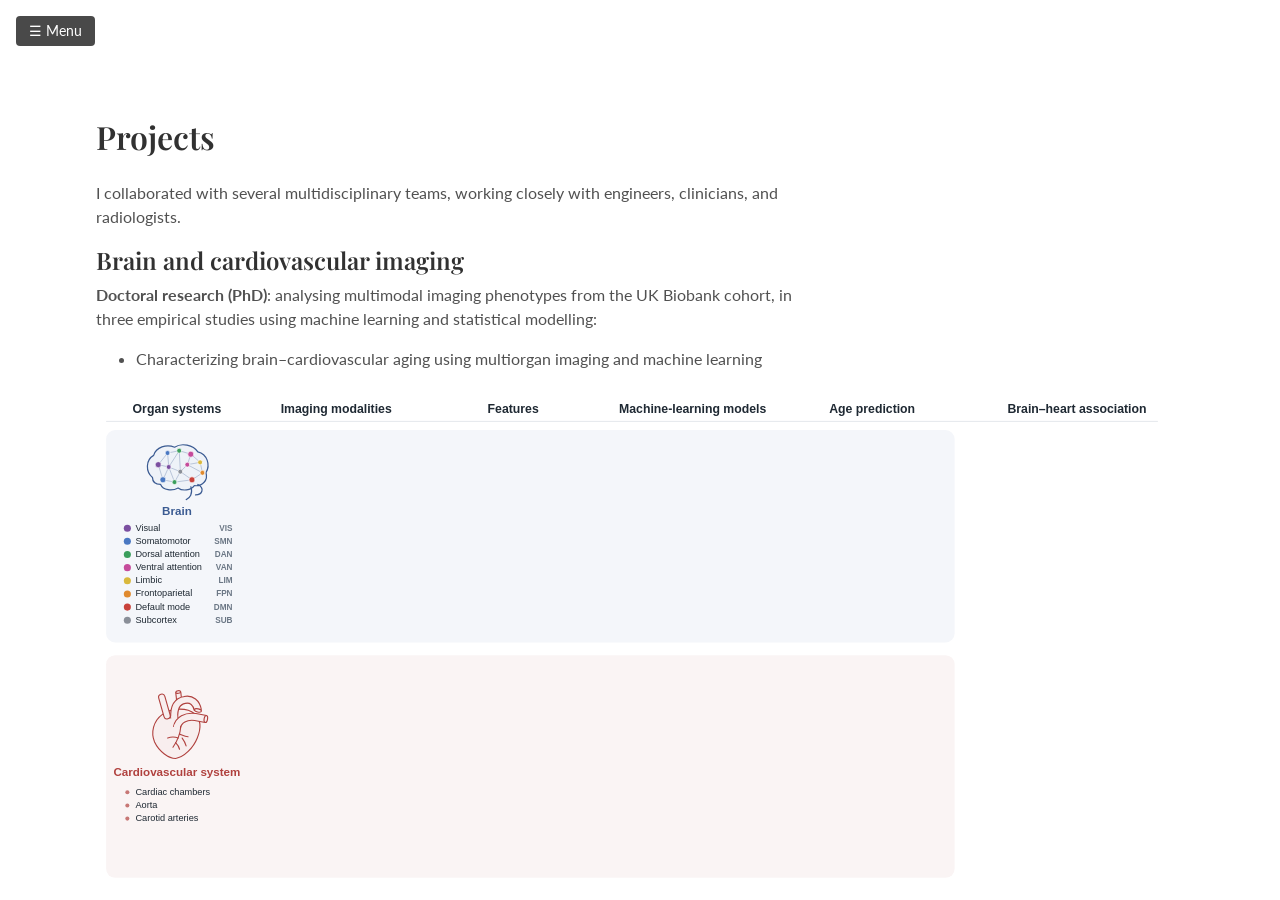
<file: projects.html>
<!DOCTYPE html>
<html lang="en-us">

<head>
  <meta http-equiv="Content-Type" content="text/html; charset=UTF-8">
  <link href="http://gmpg.org/xfn/11" rel="profile">
  <meta http-equiv="X-UA-Compatible" content="IE=edge">


  <!-- Enable responsiveness on mobile devices-->
  <meta name="viewport" content="width=device-width, initial-scale=1.0, maximum-scale=1">
  <meta name="keywords" content="Yalda Amirmoezzi">
  <meta name="author" content="Yalda Amirmoezzi">

  <!-- OG Meta Tags to improve the way the post looks when you share the page on LinkedIn, Facebook, Google+ -->

  <meta property="og:site_name" content="Yalda Amirmoezzi">  <!-- website name -->
  <meta property="og:title" content="Yalda Amirmoezzi | University of Melbourne"> <!-- title shown in the actual shared post -->
  <meta property="og:description" content="Yalda Amirmoezzi is a biomedical engineer and neuroimaging researcher at the University of Melbourne, working on multimodal brain and cardiovascular imaging and machine learning."> <!-- description shown in the actual shared post -->
  <meta property="og:site" content="https://yalda.github.io/"> <!-- website link -->
  <meta property="og:url" content="https://yalda.github.io/"> <!-- where do you want your post to link to -->
  <meta property="og:type" content="article">

  <meta name="twitter:description" content="Yalda Amirmoezzi is a biomedical engineer and neuroimaging researcher at the University of Melbourne, working on multimodal brain and cardiovascular imaging and machine learning.">

  <title>Yalda Amirmoezzi | Projects</title>


  <!-- CSS -->
  <link rel="stylesheet" href="./data/main.css">
  <link rel="stylesheet" href="https://cdnjs.cloudflare.com/ajax/libs/font-awesome/6.5.2/css/all.min.css">


  <link rel="stylesheet" href="./data/css">
  <link rel="preconnect" href="https://fonts.googleapis.com">
  <link rel="preconnect" href="https://fonts.gstatic.com" crossorigin>
  <link rel="stylesheet" href="https://fonts.googleapis.com/css2?family=Lato:ital,wght@0,400;0,700;1,400&family=Playfair+Display:wght@600;700&display=swap">
  




  <style>
    /* figure wider than the 45rem text column; fills the white area on large screens */
    .wide-figure { width: 100%; height: auto; margin: 0.5rem 0 1.5rem; border-radius: 0; }
    @media (min-width: 51rem) {
      .content .wide-figure {
        width: calc(100vw - 37rem); max-width: 75rem; min-width: 100%; }

      /* Projects page: sidebar starts collapsed to give the figure more room */
      body.sidebar-collapsed #sidebar, body.sidebar-collapsed .pheader { display: none; }
      body.sidebar-collapsed .content .wide-figure { width: calc(100vw - 13rem); max-width: 100rem; }
    }
    /* three link boxes (with small previews) to the Huntington's brain-age platform */
    .platform-cards { display: grid; grid-template-columns: repeat(3, 1fr); gap: 1rem; margin: 0.75rem 0 1.5rem; max-width: 45rem; }
    @media (max-width: 40rem) { .platform-cards { grid-template-columns: 1fr; } }
    .platform-card { display: flex; flex-direction: column; overflow: hidden; border: 1px solid #ddd; border-radius: 8px;
      background: #fff; color: #333; transition: box-shadow 0.2s, transform 0.2s; }
    .platform-card:hover, .platform-card:focus { text-decoration: none; box-shadow: 0 4px 14px rgba(0,0,0,0.12);
      transform: translateY(-2px); }
    .platform-card img { display: block; width: 100%; height: auto; margin: 0; border-radius: 0; border-bottom: 1px solid #eee; }
    .platform-card .pc-title { padding: 0.6rem 0.75rem 0.15rem; font-weight: 700; font-size: 0.95rem; }
    .platform-card .pc-title small { font-weight: 400; color: #888; }
    .platform-card .pc-sub { padding: 0 0.75rem 0.7rem; font-size: 0.8rem; line-height: 1.35; color: #777; }
    #sidebar-toggle {
      position: fixed; top: 1rem; left: 1rem; z-index: 100;
      padding: 0.4rem 0.8rem; border: 0; border-radius: 4px; cursor: pointer;
      background: #2a2a2a; color: #fff; font: 0.9rem "Lato", Arial, sans-serif; opacity: 0.85; }
    #sidebar-toggle:hover { opacity: 1; }
    @media (max-width: 50.99rem) { #sidebar-toggle { display: none; } }
  </style>
</head>


<body class="index home page sidebar-collapsed" data-gr-c-s-loaded="true">
  <button id="sidebar-toggle" type="button" aria-controls="sidebar" aria-expanded="false"
          onclick="var c=document.body.classList.toggle('sidebar-collapsed'); this.textContent=c?'\u2630 Menu':'\u2715 Close'; this.setAttribute('aria-expanded', !c); window.dispatchEvent(new Event('resize'));">&#9776; Menu</button>


  <div id="sidebar">
    <header>
      <h3 class="site-title">
        <a href="index.html">
          Yalda Amirmoezzi
        </a>
      </h3>
      <p class="lead"><img
          style="display: block;margin-left: auto;margin-right: auto;border-radius: 50%;height: 50%;width: 50%;"
          src="./data/profile.jpg" alt="Yalda Amirmoezzi" onerror="this.style.display='none'"></p>
      <div style="text-align: center; font-size:1.2em">The University of Melbourne</div>
      <p></p>
    </header>
    <nav id="sidebar-nav-links">
      <a class="home-link " href="index.html">Home</a>
      <a class="page-link " href="education.html">Education &amp; Experience</a>
      <a class="page-link active" href="projects.html">Projects</a>
      <a class="page-link " href="publications.html">Publications</a>
      <a class="page-link " href="talks.html">Talks &amp; Presentations</a>
      <a class="page-link " href="skills.html">Technical Skills</a>
      <a class="page-link " href="awards.html">Awards</a>
    </nav>

    <nav id="sidebar-icon-links">

      <a id="email-link" class="icon" title="Contact Email" arida-label="Contact Email"
        href="mailto:yamirmoezzij@student.unimelb.edu.au">
        <!--?xml version="1.0" encoding="UTF-8" standalone="no"?-->
        <svg xmlns:dc="http://purl.org/dc/elements/1.1/" xmlns:cc="http://creativecommons.org/ns#"
          xmlns:rdf="http://www.w3.org/1999/02/22-rdf-syntax-ns#" xmlns:svg="http://www.w3.org/2000/svg"
          xmlns="http://www.w3.org/2000/svg" xmlns:sodipodi="http://sodipodi.sourceforge.net/DTD/sodipodi-0.dtd"
          xmlns:inkscape="http://www.inkscape.org/namespaces/inkscape" version="1.1" viewBox="0 0 24 28" height="24"
          width="28" id="svg6992" inkscape:version="0.92.2 (unknown)" sodipodi:docname="email.svg">
          <metadata id="metadata7000">
            <rdf:rdf>
              <cc:work rdf:about="">
                <dc:format>image/svg+xml</dc:format>
                <dc:type rdf:resource="http://purl.org/dc/dcmitype/StillImage"></dc:type>
                <dc:title></dc:title>
              </cc:work>
            </rdf:rdf>
          </metadata>
          <defs id="defs6998">
            <lineargradient id="linearGradient3003" y2="425.39999" gradientUnits="userSpaceOnUse" x2="-395.85001"
              gradientTransform="matrix(-0.06039804,0,0,0.0604041,-17.686145,-17.150636)" y1="274.70999"
              x1="-344.14999">
              <stop stop-color="#FFF" offset="0" id="stop7059"></stop>
              <stop stop-color="#FFF" stop-opacity="0" offset="1" id="stop7061"></stop>
            </lineargradient>
          </defs>
          <sodipodi:namedview pagecolor="#ffffff" bordercolor="#666666" borderopacity="1" objecttolerance="10"
            gridtolerance="10" guidetolerance="10" inkscape:pageopacity="0" inkscape:pageshadow="2"
            inkscape:window-width="1225" inkscape:window-height="511" id="namedview6996" showgrid="false"
            inkscape:zoom="3.7891032" inkscape:cx="-1.9092664" inkscape:cy="7.3635528" inkscape:window-x="67"
            inkscape:window-y="34" inkscape:window-maximized="0" inkscape:current-layer="svg6992"></sodipodi:namedview>
          <path
            d="m 58.066174,1.1586087 c 6.625,0 12,5.375 12,12.0000003 0,5.297 -3.437,9.797 -8.203,11.391 -0.609,0.109 -0.828,-0.266 -0.828,-0.578 0,-0.391 0.016,-1.687 0.016,-3.297 0,-1.125 -0.375,-1.844 -0.812,-2.219 2.672,-0.297 5.484,-1.313 5.484,-5.922 0,-1.313 -0.469,-2.375 -1.234,-3.2190003 0.125,-0.313 0.531,-1.531 -0.125,-3.187 -1,-0.313 -3.297,1.234 -3.297,1.234 -0.953,-0.266 -1.984,-0.406 -3,-0.406 -1.016,0 -2.047,0.141 -2.999999,0.406 0,0 -2.297,-1.547 -3.297,-1.234 -0.656,1.656 -0.25,2.875 -0.125,3.187 -0.766,0.8440003 -1.234,1.9060003 -1.234,3.2190003 0,4.594 2.797,5.625 5.468999,5.922 -0.343999,0.313 -0.655999,0.844 -0.765999,1.609 -0.688,0.313 -2.438,0.844 -3.484,-1 -0.656,-1.141 -1.844,-1.234 -1.844,-1.234 -1.172,-0.016 -0.078,0.734 -0.078,0.734 0.781,0.359 1.328,1.75 1.328,1.75 0.703,2.141 4.047,1.422 4.047,1.422 0,1 0.016,1.937 0.016,2.234 0,0.313 -0.219,0.688 -0.828,0.578 -4.766,-1.594 -8.203,-6.094 -8.203,-11.391 0,-6.6250003 5.375,-12.0000003 11.999999,-12.0000003 z M 50.613175,18.392609 c 0.031,-0.063 -0.016,-0.141 -0.109,-0.187 -0.094,-0.031 -0.172,-0.016 -0.203,0.031 -0.031,0.063 0.016,0.141 0.109,0.187 0.078,0.047 0.172,0.031 0.203,-0.031 z m 0.484,0.532 c 0.063,-0.047 0.047,-0.156 -0.031,-0.25 -0.078,-0.078 -0.187,-0.109 -0.25,-0.047 -0.063,0.047 -0.047,0.156 0.031,0.25 0.078,0.078 0.187,0.109 0.25,0.047 z m 0.469,0.703 c 0.078,-0.063 0.078,-0.187 0,-0.297 -0.063,-0.109 -0.187,-0.156 -0.266,-0.094 -0.078,0.047 -0.078,0.172 0,0.281 0.078,0.109 0.203,0.156 0.266,0.109 z m 0.656,0.656 c 0.063,-0.063 0.031,-0.203 -0.063,-0.297 -0.109,-0.109 -0.25,-0.125 -0.313,-0.047 -0.078,0.063 -0.047,0.203 0.063,0.297 0.109,0.109 0.25,0.125 0.313,0.047 z m 0.891,0.391 c 0.031,-0.094 -0.063,-0.203 -0.203,-0.25 -0.125,-0.031 -0.266,0.016 -0.297,0.109 -0.031,0.093 0.063,0.203 0.203,0.234 0.125,0.047 0.266,0 0.297,-0.094 z m 0.984,0.078 c 0,-0.109 -0.125,-0.187 -0.266,-0.172 -0.141,0 -0.25,0.078 -0.25,0.172 0,0.109 0.109,0.187 0.266,0.172 0.141,0 0.25,-0.078 0.25,-0.172 z m 0.906,-0.156 c -0.016,-0.094 -0.141,-0.156 -0.281,-0.141 -0.141,0.031 -0.234,0.125 -0.219,0.234 0.016,0.094 0.141,0.156 0.281,0.125 0.14,-0.031 0.234,-0.125 0.219,-0.219 z"
            id="path6994" inkscape:connector-curvature="0"></path>
          <rect rx="3.6238682" ry="3.6242309" height="23.998333" width="23.998333" y="-34.214378" x="-79.612106"
            id="rect7063" style="fill:#c8c8c8;fill-opacity:1" transform="scale(-1,1)"></rect>
          <g id="g7682" style="fill:#000000;fill-opacity:1" transform="translate(55.519638,-36.121908)">
            <path style="fill:#000000;fill-opacity:1" inkscape:connector-curvature="0" id="path7067"
              d="M 7.7726437,22.048789 V 11.142382 H 4.1479347 V 22.048789 Z M 5.9607697,9.6524201 c 1.263992,0 2.050777,-0.8375033 2.050777,-1.8840616 -0.02356,-1.0701834 -0.786737,-1.8844234 -2.026779,-1.8844234 -1.239874,0 -2.050657,0.8142517 -2.050657,1.8844234 0,1.0466283 0.786581,1.8840616 2.00302,1.8840616 h 0.02356 z">
            </path>
            <path style="fill:#000000;fill-opacity:1" inkscape:connector-curvature="0" id="path7069"
              d="m 9.7789037,22.048789 h 3.6247093 v -6.090665 c 0,-0.325967 0.02356,-0.651595 0.11927,-0.884602 0.262038,-0.651268 0.858444,-1.325799 1.85975,-1.325799 1.31163,0 1.836353,1.000148 1.836353,2.466309 v 5.834698 h 3.624468 v -6.253624 c 0,-3.350024 -1.788235,-4.908749 -4.173071,-4.908749 -1.955383,0 -2.813923,1.093097 -3.290891,1.837617 h 0.0242 V 11.142207 H 9.7789827 c 0.04756,1.023388 0,10.906407 0,10.906407 z">
            </path>
          </g>
          <g style="fill:#ffffff;fill-opacity:1;stroke:none" id="g4"
            transform="matrix(0.15555555,0,0,-0.15555555,-1028.9604,741.51179)">
            <path style="fill:#ffffff;fill-opacity:1" id="path2"
              d="M 1195,9129 C 685,9064 242,8701 74,8208 3,7999 9,8308 4,4630 2,2360 4,1285 11,1220 37,983 127,752 268,560 334,469 472,331 558,270 702,167 892,80 1069,38 1154,18 1186,17 3330,9 4526,4 6882,1 8565,3 l 3060,3 85,21 c 137,34 207,60 335,123 409,202 684,594 744,1059 8,59 11,1079 11,3445 -1,2774 -3,3371 -14,3416 -42,173 -109,327 -202,467 -71,107 -203,246 -313,329 -88,67 -300,177 -399,208 -30,10 -95,27 -145,39 l -92,22 -5185,1 c -2961,1 -5215,-2 -5255,-7 z M 9040,5964 C 7362,4286 6569,3499 6535,3479 c -69,-40 -150,-41 -217,-1 -29,17 -948,928 -2507,2485 L 1350,8420 h 5072 5073 z m 3070,-1326 -5,-3423 -22,-77 c -58,-204 -153,-318 -326,-391 l -72,-30 -1727,1734 -1727,1734 1937,1938 c 1065,1065 1939,1937 1942,1937 3,0 3,-1540 0,-3422 z M 2680,6125 4585,4220 2838,2473 1091,726 l -62,29 c -123,59 -208,173 -246,330 -16,65 -18,301 -20,3508 -2,1890 0,3437 4,3437 5,0 865,-857 1913,-1905 z M 5685,3125 c 451,-455 620,-619 649,-631 50,-20 133,-20 182,1 28,11 207,184 634,610 l 595,595 1503,-1503 c 826,-826 1502,-1504 1502,-1507 0,-3 -1964,-5 -4365,-5 -2401,0 -4365,2 -4365,5 0,6 3043,3050 3050,3050 3,0 280,-276 615,-615 z"
              inkscape:connector-curvature="0"></path>
          </g>
          <g style="fill:#ffffff;fill-opacity:1;stroke:none" id="g4-6"
            transform="matrix(0.15555555,0,0,-0.15555555,-1035.0605,740.88074)">
            <path style="fill:#ffffff;fill-opacity:1" id="path2-0"
              d="M 1195,9129 C 685,9064 242,8701 74,8208 3,7999 9,8308 4,4630 2,2360 4,1285 11,1220 37,983 127,752 268,560 334,469 472,331 558,270 702,167 892,80 1069,38 1154,18 1186,17 3330,9 4526,4 6882,1 8565,3 l 3060,3 85,21 c 137,34 207,60 335,123 409,202 684,594 744,1059 8,59 11,1079 11,3445 -1,2774 -3,3371 -14,3416 -42,173 -109,327 -202,467 -71,107 -203,246 -313,329 -88,67 -300,177 -399,208 -30,10 -95,27 -145,39 l -92,22 -5185,1 c -2961,1 -5215,-2 -5255,-7 z M 9040,5964 C 7362,4286 6569,3499 6535,3479 c -69,-40 -150,-41 -217,-1 -29,17 -948,928 -2507,2485 L 1350,8420 h 5072 5073 z m 3070,-1326 -5,-3423 -22,-77 c -58,-204 -153,-318 -326,-391 l -72,-30 -1727,1734 -1727,1734 1937,1938 c 1065,1065 1939,1937 1942,1937 3,0 3,-1540 0,-3422 z M 2680,6125 4585,4220 2838,2473 1091,726 l -62,29 c -123,59 -208,173 -246,330 -16,65 -18,301 -20,3508 -2,1890 0,3437 4,3437 5,0 865,-857 1913,-1905 z M 5685,3125 c 451,-455 620,-619 649,-631 50,-20 133,-20 182,1 28,11 207,184 634,610 l 595,595 1503,-1503 c 826,-826 1502,-1504 1502,-1507 0,-3 -1964,-5 -4365,-5 -2401,0 -4365,2 -4365,5 0,6 3043,3050 3050,3050 3,0 280,-276 615,-615 z"
              inkscape:connector-curvature="0"></path>
          </g>
          <path inkscape:connector-curvature="0" id="path910"
            d="m 1.3684487,23.910822 c -1.24333699,-0.334397 -2.19327013,-1.366163 -2.4180281,-2.62633 -0.116335,-0.65226 -0.116335,-13.8656761 0,-14.5179361 0.20661797,-1.158465 1.04217411,-2.136788 2.1790711,-2.5514 l 0.377033,-0.137499 h 11.0209603 11.02096 l 0.398925,0.159696 c 1.104377,0.442101 1.897327,1.397492 2.099174,2.529203 0.117309,0.657725 0.116241,13.8661191 -0.0012,14.5247011 -0.181304,1.016939 -0.845606,1.898172 -1.775467,2.355259 -0.26919,0.132325 -0.630037,0.26653 -0.80188,0.298234 C 23.26774,23.9817 19.300134,24.00102 12.418035,23.99858 3.2391276,23.99528 1.6352137,23.98258 1.3684247,23.91082 Z M 23.17331,21.362182 c 0.09359,-0.04839 0.216274,-0.17238 0.272644,-0.275524 0.09584,-0.175368 0.1035,-0.580512 0.118044,-6.24511 0.0086,-3.344512 -0.0069,-6.0799991 -0.03451,-6.1076391 -0.04643,-0.04643 -1.143075,0.7214173 -8.275766,5.7945081 -1.403723,0.99839 -2.594667,1.815717 -2.646543,1.816282 -0.05188,5.8e-4 -2.557694,-1.864544 -5.5684854,-4.144686 -3.01079,-2.2801422 -5.5002669,-4.1377561 -5.5321699,-4.1280291 -0.03808,0.01161 -0.06341,2.1877861 -0.07374,6.3354051 -0.01747,7.015836 -0.03401,6.69369 0.3559329,6.931466 0.177272,0.108095 0.446231,0.110888 10.6981404,0.1111 9.286808,1.74e-4 10.536189,-0.01007 10.686448,-0.08777 z M 15.893869,10.948999 c 1.7216,-1.2230924 3.769688,-2.6772991 4.551306,-3.2315711 0.781618,-0.554272 1.429825,-1.032243 1.440459,-1.062159 0.01198,-0.0337 -3.393321,-0.05439 -8.952114,-0.05439 -5.5421214,0 -8.9640574,0.02074 -8.9521124,0.05425 0.04066,0.114078 8.6083484,6.5580501 8.6931814,6.5383571 0.049,-0.01138 1.49768,-1.021394 3.21928,-2.244484 z"
            style="fill:#c8c8c8;stroke-width:1;fill-opacity:1"></path>
        </svg>

      </a>


      <a id="linkedin-link" class="icon" title="LinkedIn Profile" arida-label="LinkedIn Profile"
        href="https://au.linkedin.com/in/yalda-amirmoezzi-5a0279306">
        <!--?xml version="1.0" encoding="UTF-8" standalone="no"?-->
        <svg xmlns:dc="http://purl.org/dc/elements/1.1/" xmlns:cc="http://creativecommons.org/ns#"
          xmlns:rdf="http://www.w3.org/1999/02/22-rdf-syntax-ns#" xmlns:svg="http://www.w3.org/2000/svg"
          xmlns="http://www.w3.org/2000/svg" xmlns:sodipodi="http://sodipodi.sourceforge.net/DTD/sodipodi-0.dtd"
          xmlns:inkscape="http://www.inkscape.org/namespaces/inkscape" version="1.1" viewBox="0 0 24 28" height="24"
          width="28" id="svg6992" inkscape:version="0.91 r13725" sodipodi:docname="linkedin.svg">
          <metadata id="metadata7000">
            <rdf:rdf>
              <cc:work rdf:about="">
                <dc:format>image/svg+xml</dc:format>
                <dc:type rdf:resource="http://purl.org/dc/dcmitype/StillImage"></dc:type>
                <dc:title></dc:title>
              </cc:work>
            </rdf:rdf>
          </metadata>
          <defs id="defs6998">
            <lineargradient id="linearGradient3003" y2="425.39999" gradientUnits="userSpaceOnUse" x2="-395.85001"
              gradientTransform="matrix(-0.06039804,0,0,0.0604041,-17.686145,-17.150636)" y1="274.70999"
              x1="-344.14999">
              <stop stop-color="#FFF" offset="0" id="stop7059"></stop>
              <stop stop-color="#FFF" stop-opacity="0" offset="1" id="stop7061"></stop>
            </lineargradient>
          </defs>
          <sodipodi:namedview pagecolor="#ffffff" bordercolor="#666666" borderopacity="1" objecttolerance="10"
            gridtolerance="10" guidetolerance="10" inkscape:pageopacity="0" inkscape:pageshadow="2"
            inkscape:window-width="987" inkscape:window-height="511" id="namedview6996" showgrid="false"
            inkscape:zoom="5.5463688" inkscape:cx="7.5009449" inkscape:cy="9.1402347" inkscape:window-x="0"
            inkscape:window-y="0" inkscape:window-maximized="0" inkscape:current-layer="svg6992"></sodipodi:namedview>
          <path
            d="m 58.066174,1.1586087 c 6.625,0 12,5.375 12,12.0000003 0,5.297 -3.437,9.797 -8.203,11.391 -0.609,0.109 -0.828,-0.266 -0.828,-0.578 0,-0.391 0.016,-1.687 0.016,-3.297 0,-1.125 -0.375,-1.844 -0.812,-2.219 2.672,-0.297 5.484,-1.313 5.484,-5.922 0,-1.313 -0.469,-2.375 -1.234,-3.2190003 0.125,-0.313 0.531,-1.531 -0.125,-3.187 -1,-0.313 -3.297,1.234 -3.297,1.234 -0.953,-0.266 -1.984,-0.406 -3,-0.406 -1.016,0 -2.047,0.141 -2.999999,0.406 0,0 -2.297,-1.547 -3.297,-1.234 -0.656,1.656 -0.25,2.875 -0.125,3.187 -0.766,0.8440003 -1.234,1.9060003 -1.234,3.2190003 0,4.594 2.797,5.625 5.468999,5.922 -0.343999,0.313 -0.655999,0.844 -0.765999,1.609 -0.688,0.313 -2.438,0.844 -3.484,-1 -0.656,-1.141 -1.844,-1.234 -1.844,-1.234 -1.172,-0.016 -0.078,0.734 -0.078,0.734 0.781,0.359 1.328,1.75 1.328,1.75 0.703,2.141 4.047,1.422 4.047,1.422 0,1 0.016,1.937 0.016,2.234 0,0.313 -0.219,0.688 -0.828,0.578 -4.766,-1.594 -8.203,-6.094 -8.203,-11.391 0,-6.6250003 5.375,-12.0000003 11.999999,-12.0000003 z M 50.613175,18.392609 c 0.031,-0.063 -0.016,-0.141 -0.109,-0.187 -0.094,-0.031 -0.172,-0.016 -0.203,0.031 -0.031,0.063 0.016,0.141 0.109,0.187 0.078,0.047 0.172,0.031 0.203,-0.031 z m 0.484,0.532 c 0.063,-0.047 0.047,-0.156 -0.031,-0.25 -0.078,-0.078 -0.187,-0.109 -0.25,-0.047 -0.063,0.047 -0.047,0.156 0.031,0.25 0.078,0.078 0.187,0.109 0.25,0.047 z m 0.469,0.703 c 0.078,-0.063 0.078,-0.187 0,-0.297 -0.063,-0.109 -0.187,-0.156 -0.266,-0.094 -0.078,0.047 -0.078,0.172 0,0.281 0.078,0.109 0.203,0.156 0.266,0.109 z m 0.656,0.656 c 0.063,-0.063 0.031,-0.203 -0.063,-0.297 -0.109,-0.109 -0.25,-0.125 -0.313,-0.047 -0.078,0.063 -0.047,0.203 0.063,0.297 0.109,0.109 0.25,0.125 0.313,0.047 z m 0.891,0.391 c 0.031,-0.094 -0.063,-0.203 -0.203,-0.25 -0.125,-0.031 -0.266,0.016 -0.297,0.109 -0.031,0.093 0.063,0.203 0.203,0.234 0.125,0.047 0.266,0 0.297,-0.094 z m 0.984,0.078 c 0,-0.109 -0.125,-0.187 -0.266,-0.172 -0.141,0 -0.25,0.078 -0.25,0.172 0,0.109 0.109,0.187 0.266,0.172 0.141,0 0.25,-0.078 0.25,-0.172 z m 0.906,-0.156 c -0.016,-0.094 -0.141,-0.156 -0.281,-0.141 -0.141,0.031 -0.234,0.125 -0.219,0.234 0.016,0.094 0.141,0.156 0.281,0.125 0.14,-0.031 0.234,-0.125 0.219,-0.219 z"
            id="path6994" inkscape:connector-curvature="0"></path>
          <rect rx="3.6238682" ry="3.6242309" height="23.998333" width="23.998333" y="2.1178775" x="-23.882124"
            id="rect7063" style="fill:#c8c8c8;fill-opacity:1" transform="scale(-1,1)"></rect>
          <g id="g7682" style="fill:#000000;fill-opacity:1" transform="translate(-0.21034783,0.2103476)">
            <path style="fill:#000000;fill-opacity:1" inkscape:connector-curvature="0" id="path7067"
              d="m 7.7726437,22.048789 0,-10.906407 -3.624709,0 0,10.906407 3.624709,0 z M 5.9607697,9.6524201 c 1.263992,0 2.050777,-0.8375033 2.050777,-1.8840616 -0.02356,-1.0701834 -0.786737,-1.8844234 -2.026779,-1.8844234 -1.239874,0 -2.050657,0.8142517 -2.050657,1.8844234 0,1.0466283 0.786581,1.8840616 2.00302,1.8840616 l 0.02356,0 z">
            </path>
            <path style="fill:#000000;fill-opacity:1" inkscape:connector-curvature="0" id="path7069"
              d="m 9.7789037,22.048789 3.6247093,0 0,-6.090665 c 0,-0.325967 0.02356,-0.651595 0.11927,-0.884602 0.262038,-0.651268 0.858444,-1.325799 1.85975,-1.325799 1.31163,0 1.836353,1.000148 1.836353,2.466309 l 0,5.834698 3.624468,0 0,-6.253624 c 0,-3.350024 -1.788235,-4.908749 -4.173071,-4.908749 -1.955383,0 -2.813923,1.093097 -3.290891,1.837617 l 0.0242,0 0,-1.581767 -3.6247093,0 c 0.04756,1.023388 0,10.906407 0,10.906407 z">
            </path>
          </g>
        </svg>

      </a>

      <a id="scholar-link" class="icon" title="Google Scholar Profile" aria-label="Google Scholar Profile"
        href="https://scholar.google.com.au/citations?user=nArzZuYAAAAJ&amp;hl=en">
        <!--?xml version="1.0" encoding="UTF-8" standalone="no"?-->
        <svg xmlns:dc="http://purl.org/dc/elements/1.1/" xmlns:cc="http://creativecommons.org/ns#"
          xmlns:rdf="http://www.w3.org/1999/02/22-rdf-syntax-ns#" xmlns:svg="http://www.w3.org/2000/svg"
          xmlns="http://www.w3.org/2000/svg" xmlns:sodipodi="http://sodipodi.sourceforge.net/DTD/sodipodi-0.dtd"
          xmlns:inkscape="http://www.inkscape.org/namespaces/inkscape" version="1.1" viewBox="0 0 24 28" height="24"
          width="28" id="svg6992" inkscape:version="0.91 r13725" sodipodi:docname="scholar.svg">
          <metadata id="metadata7000">
            <rdf:rdf>
              <cc:work rdf:about="">
                <dc:format>image/svg+xml</dc:format>
                <dc:type rdf:resource="http://purl.org/dc/dcmitype/StillImage"></dc:type>
                <dc:title></dc:title>
              </cc:work>
            </rdf:rdf>
          </metadata>
          <defs id="defs6998">
            <lineargradient id="linearGradient3003" y2="425.39999" gradientUnits="userSpaceOnUse" x2="-395.85001"
              gradientTransform="matrix(-0.06039804,0,0,0.0604041,-17.686145,-17.150636)" y1="274.70999"
              x1="-344.14999">
              <stop stop-color="#FFF" offset="0" id="stop7059"></stop>
              <stop stop-color="#FFF" stop-opacity="0" offset="1" id="stop7061"></stop>
            </lineargradient>
          </defs>
          <sodipodi:namedview pagecolor="#ffffff" bordercolor="#666666" borderopacity="1" objecttolerance="10"
            gridtolerance="10" guidetolerance="10" inkscape:pageopacity="0" inkscape:pageshadow="2"
            inkscape:window-width="987" inkscape:window-height="511" id="namedview6996" showgrid="false"
            inkscape:zoom="4.5407918" inkscape:cx="23.59207" inkscape:cy="-1.1007363" inkscape:window-x="0"
            inkscape:window-y="0" inkscape:window-maximized="0" inkscape:current-layer="svg6992"></sodipodi:namedview>
          <path
            d="m 58.066174,1.1586087 c 6.625,0 12,5.375 12,12.0000003 0,5.297 -3.437,9.797 -8.203,11.391 -0.609,0.109 -0.828,-0.266 -0.828,-0.578 0,-0.391 0.016,-1.687 0.016,-3.297 0,-1.125 -0.375,-1.844 -0.812,-2.219 2.672,-0.297 5.484,-1.313 5.484,-5.922 0,-1.313 -0.469,-2.375 -1.234,-3.2190003 0.125,-0.313 0.531,-1.531 -0.125,-3.187 -1,-0.313 -3.297,1.234 -3.297,1.234 -0.953,-0.266 -1.984,-0.406 -3,-0.406 -1.016,0 -2.047,0.141 -2.999999,0.406 0,0 -2.297,-1.547 -3.297,-1.234 -0.656,1.656 -0.25,2.875 -0.125,3.187 -0.766,0.8440003 -1.234,1.9060003 -1.234,3.2190003 0,4.594 2.797,5.625 5.468999,5.922 -0.343999,0.313 -0.655999,0.844 -0.765999,1.609 -0.688,0.313 -2.438,0.844 -3.484,-1 -0.656,-1.141 -1.844,-1.234 -1.844,-1.234 -1.172,-0.016 -0.078,0.734 -0.078,0.734 0.781,0.359 1.328,1.75 1.328,1.75 0.703,2.141 4.047,1.422 4.047,1.422 0,1 0.016,1.937 0.016,2.234 0,0.313 -0.219,0.688 -0.828,0.578 -4.766,-1.594 -8.203,-6.094 -8.203,-11.391 0,-6.6250003 5.375,-12.0000003 11.999999,-12.0000003 z M 50.613175,18.392609 c 0.031,-0.063 -0.016,-0.141 -0.109,-0.187 -0.094,-0.031 -0.172,-0.016 -0.203,0.031 -0.031,0.063 0.016,0.141 0.109,0.187 0.078,0.047 0.172,0.031 0.203,-0.031 z m 0.484,0.532 c 0.063,-0.047 0.047,-0.156 -0.031,-0.25 -0.078,-0.078 -0.187,-0.109 -0.25,-0.047 -0.063,0.047 -0.047,0.156 0.031,0.25 0.078,0.078 0.187,0.109 0.25,0.047 z m 0.469,0.703 c 0.078,-0.063 0.078,-0.187 0,-0.297 -0.063,-0.109 -0.187,-0.156 -0.266,-0.094 -0.078,0.047 -0.078,0.172 0,0.281 0.078,0.109 0.203,0.156 0.266,0.109 z m 0.656,0.656 c 0.063,-0.063 0.031,-0.203 -0.063,-0.297 -0.109,-0.109 -0.25,-0.125 -0.313,-0.047 -0.078,0.063 -0.047,0.203 0.063,0.297 0.109,0.109 0.25,0.125 0.313,0.047 z m 0.891,0.391 c 0.031,-0.094 -0.063,-0.203 -0.203,-0.25 -0.125,-0.031 -0.266,0.016 -0.297,0.109 -0.031,0.093 0.063,0.203 0.203,0.234 0.125,0.047 0.266,0 0.297,-0.094 z m 0.984,0.078 c 0,-0.109 -0.125,-0.187 -0.266,-0.172 -0.141,0 -0.25,0.078 -0.25,0.172 0,0.109 0.109,0.187 0.266,0.172 0.141,0 0.25,-0.078 0.25,-0.172 z m 0.906,-0.156 c -0.016,-0.094 -0.141,-0.156 -0.281,-0.141 -0.141,0.031 -0.234,0.125 -0.219,0.234 0.016,0.094 0.141,0.156 0.281,0.125 0.14,-0.031 0.234,-0.125 0.219,-0.219 z"
            id="path6994" inkscape:connector-curvature="0"></path>
          <g id="g7786" transform="translate(-36.600523,30.290088)">
            <rect transform="scale(-1,1)" style="fill:#c8c8c8;fill-opacity:1" id="rect7063" x="-23.882124" y="2.1178775"
              width="23.998333" height="23.998333" ry="3.6242309" rx="3.6238682"></rect>
            <g transform="translate(-0.21034783,0.2103476)" style="fill:#000000;fill-opacity:1" id="g7682">
              <path
                d="m 7.7726437,22.048789 0,-10.906407 -3.624709,0 0,10.906407 3.624709,0 z M 5.9607697,9.6524201 c 1.263992,0 2.050777,-0.8375033 2.050777,-1.8840616 -0.02356,-1.0701834 -0.786737,-1.8844234 -2.026779,-1.8844234 -1.239874,0 -2.050657,0.8142517 -2.050657,1.8844234 0,1.0466283 0.786581,1.8840616 2.00302,1.8840616 l 0.02356,0 z"
                id="path7067" inkscape:connector-curvature="0" style="fill:#000000;fill-opacity:1"></path>
              <path
                d="m 9.7789037,22.048789 3.6247093,0 0,-6.090665 c 0,-0.325967 0.02356,-0.651595 0.11927,-0.884602 0.262038,-0.651268 0.858444,-1.325799 1.85975,-1.325799 1.31163,0 1.836353,1.000148 1.836353,2.466309 l 0,5.834698 3.624468,0 0,-6.253624 c 0,-3.350024 -1.788235,-4.908749 -4.173071,-4.908749 -1.955383,0 -2.813923,1.093097 -3.290891,1.837617 l 0.0242,0 0,-1.581767 -3.6247093,0 c 0.04756,1.023388 0,10.906407 0,10.906407 z"
                id="path7069" inkscape:connector-curvature="0" style="fill:#000000;fill-opacity:1"></path>
            </g>
          </g>
          <path inkscape:connector-curvature="0" id="path7774"
            d="m 36.705278,44.307273 c -0.753469,0.04037 -1.495029,0.182356 -2.324968,0.445159 -4.248976,1.345454 -7.358608,4.978094 -8.036566,9.388238 -0.03337,0.217076 -0.04504,0.903848 -0.03291,1.936666 0.01792,1.525728 0.02465,1.627091 0.144208,2.174798 0.389851,1.785894 1.246403,3.577937 2.384119,4.987953 0.395385,0.490016 1.183664,1.278295 1.67368,1.67368 1.404039,1.132892 3.214142,1.998063 4.986245,2.383265 0.549141,0.119367 0.652218,0.126171 2.195843,0.144946 1.578165,0.0192 1.636144,0.01666 2.263334,-0.09888 4.762519,-0.877364 8.420863,-4.496885 9.371934,-9.272478 0.119862,-0.601862 0.124766,-0.686395 0.125663,-2.166302 7.51e-4,-1.24006 -0.01437,-1.626346 -0.07764,-1.983333 -0.429399,-2.422828 -1.534129,-4.545909 -3.267251,-6.27903 -1.726988,-1.726989 -3.926181,-2.872424 -6.255697,-3.258239 -0.512156,-0.08482 -2.220034,-0.12627 -3.15,-0.07644 z m 1.898524,4.086049 c 0.685109,0.101729 1.220423,0.263843 1.78327,0.540044 0.400342,0.196456 0.547501,0.300357 0.84202,0.594507 0.586636,0.585899 0.799846,1.107193 0.804282,1.966445 0.0028,0.550554 -0.07788,0.934161 -0.289678,1.376667 -0.201762,0.421533 -0.368701,0.592219 -1.147209,1.17296 -0.984026,0.734051 -1.201779,1.016237 -1.201512,1.55704 2.34e-4,0.498905 0.14133,0.684327 1.178164,1.548429 0.511439,0.426236 0.84515,1.119933 0.845778,1.758154 2.33e-4,0.22383 -0.0537,0.500184 -0.193834,0.9935 l -0.194139,0.683418 0.08963,0.153461 c 0.04929,0.0844 0.38327,0.381092 0.742167,0.659308 1.438096,1.114806 1.521502,1.170104 1.618529,1.073077 0.10192,-0.10192 0.06016,-0.521099 -0.08927,-0.896013 l -0.139498,-0.35 -0.04085,-1.610001 c -0.05115,-2.016065 -0.05222,-3.038545 -0.0035,-3.330859 0.05486,-0.329047 0.191516,-0.449141 0.511101,-0.449141 0.294218,0 0.367138,0.05939 0.458354,0.373334 0.07432,0.25577 0.07368,1.564254 -0.0012,2.44511 -0.02813,0.330977 -0.05158,1.055477 -0.05211,1.610001 l -9.66e-4,1.008223 -0.16195,0.466667 c -0.258274,0.744225 -0.21779,0.972985 0.249775,1.411393 l 0.310773,0.291393 -4.153333,-9.94e-4 -4.153334,-9.93e-4 -1.406316,-1.223733 c -0.773477,-0.673053 -1.869467,-1.622733 -2.435537,-2.1104 -0.566069,-0.487667 -1.030476,-0.902417 -1.032016,-0.921667 -0.0015,-0.01925 0.688786,-0.035 1.534056,-0.035 1.725507,0 1.553961,0.0397 1.61302,-0.373334 0.112793,-0.788831 0.40874,-1.423897 0.881562,-1.891721 0.538477,-0.532785 1.19575,-0.787479 2.198562,-0.851945 0.585131,-0.03762 0.557655,-0.0054 0.436637,-0.512032 -0.09523,-0.398702 0.0234,-0.893672 0.341562,-1.425032 0.135413,-0.226154 0.086,-0.264239 -0.344142,-0.265222 -0.171936,-3.73e-4 -0.560436,-0.03287 -0.863334,-0.07216 -1.449287,-0.188028 -2.46571,-0.676956 -3.071456,-1.477455 -0.775095,-1.024295 -0.739967,-2.00395 0.100034,-2.78973 0.985339,-0.921736 2.720683,-1.350378 4.435889,-1.095695 z m -1.077333,0.447473 c -0.771724,0.09903 -1.4748,0.390047 -1.915603,0.792917 -0.550357,0.502995 -0.745703,0.960337 -0.717236,1.679175 0.01607,0.405644 0.0345,0.482426 0.192633,0.802389 0.417857,0.845477 1.447383,1.365427 2.811037,1.41968 0.74349,0.02958 1.169987,-0.06031 1.830633,-0.385832 1.042014,-0.513432 1.542926,-1.37663 1.401952,-2.415917 -0.134802,-0.993785 -1.106629,-1.728588 -2.510049,-1.89786 -0.448826,-0.05413 -0.636316,-0.0532 -1.093367,0.0054 z m 0.514304,7.416005 c -0.715919,0.178975 -1.50779,0.943669 -1.937998,1.871487 -0.238357,0.514058 -0.33083,0.911218 -0.33083,1.420875 0,0.92095 0.367753,1.631754 1.013111,1.958174 0.247621,0.125245 0.311206,0.13669 0.760222,0.13683 0.438937,1.4e-4 0.518992,-0.01342 0.768195,-0.130113 0.605468,-0.283513 1.12928,-0.833962 1.471292,-1.546108 0.563705,-1.17376 0.464676,-2.407942 -0.259649,-3.235955 -0.364078,-0.416195 -0.958775,-0.606579 -1.484343,-0.47519 z"
            style="fill:#d0d0d0"></path>
          <path inkscape:connector-curvature="0" id="path7824"
            d="m 12.04765,25.478278 c -2.007976,-0.09455 -3.9564388,-0.713141 -5.6451398,-1.792204 -1.318339,-0.842405 -2.458382,-1.954467 -3.341483,-3.25947 -1.502752,-2.220692 -2.17543101,-4.897365 -1.905687,-7.582976 0.304251,-3.0291805 1.792255,-5.7967458 4.162102,-7.7411678 2.381538,-1.954016 5.4627158,-2.860092 8.5604168,-2.517346 4.213521,0.466206 7.852361,3.261413 9.407355,7.2263453 0.704708,1.7968675 0.942884,3.7596095 0.690915,5.6936265 -0.293235,2.250759 -1.241923,4.340057 -2.761315,6.081251 -0.192545,0.220653 -0.682951,0.717976 -0.916498,0.929427 -1.022582,0.925835 -2.205164,1.662706 -3.482448,2.169931 -1.497566,0.594701 -3.147223,0.86891 -4.768218,0.792583 z m -2.7445078,-2.79142 c 0.554834,-0.07704 1.1755258,-0.308124 1.8184668,-0.677007 0.378439,-0.217128 0.922879,-0.599013 1.292794,-0.906802 0.08541,-0.07107 0.161668,-0.129212 0.169457,-0.129212 0.0078,0 0.09535,0.06649 0.194584,0.147755 1.499417,1.227946 2.95021,1.782686 4.037956,1.543994 0.898507,-0.197165 1.521554,-0.875775 1.800931,-1.961541 0.114215,-0.443883 0.159422,-0.853818 0.159215,-1.44375 -1.89e-4,-0.54104 -0.03891,-0.998654 -0.130699,-1.544665 -0.02012,-0.11967 -0.03123,-0.222929 -0.02469,-0.229466 0.0065,-0.0065 0.123219,-0.0549 0.259294,-0.107472 0.918818,-0.35499 1.617398,-0.739254 2.208867,-1.215018 0.168467,-0.135511 0.486424,-0.449915 0.610461,-0.603637 0.363935,-0.451036 0.567937,-0.931878 0.598718,-1.411201 0.02529,-0.393791 -0.04219,-0.735567 -0.218186,-1.105189 -0.457959,-0.961765 -1.588322,-1.811199 -3.244118,-2.437858 -0.256076,-0.09692 -0.233882,-0.0455 -0.17667,-0.409247 0.228219,-1.4510148 0.133764,-2.6954438 -0.26872,-3.5403188 -0.158366,-0.332436 -0.307545,-0.544318 -0.541681,-0.769366 -0.658829,-0.633254 -1.586406,-0.769949 -2.702512,-0.398262 -0.733163,0.244159 -1.591072,0.750351 -2.391667,1.411155 -0.08823,0.07282 -0.164345,0.13241 -0.169145,0.132413 -0.0048,3e-6 -0.08838,-0.06526 -0.185733,-0.14503 -1.022799,-0.838062 -2.058293,-1.375659 -2.9628318,-1.53821 -0.593995,-0.106744 -1.171324,-0.04393 -1.607825,0.174923 -0.970307,0.486501 -1.476024,1.678227 -1.435293,3.382281 0.01184,0.495249 0.0514,0.9107873 0.132587,1.3927088 0.01824,0.108281 0.03064,0.203891 0.02755,0.212465 -0.0031,0.0086 -0.09889,0.0503 -0.212881,0.09273 -0.446451,0.166156 -0.982993,0.414301 -1.381223,0.6388 -0.226597,0.127743 -0.629502,0.39753 -0.816667,0.546843 -1.097457,0.875515 -1.50617,1.905209 -1.157914,2.917201 0.362621,1.053737 1.506232,1.975982 3.323539,2.68021 0.207428,0.08038 0.247486,0.100667 0.245278,0.124223 -0.0014,0.01548 -0.01969,0.138116 -0.04053,0.272516 -0.09542,0.615373 -0.132334,1.123871 -0.119894,1.651471 0.01243,0.527317 0.06649,0.93702 0.176318,1.336415 0.15933,0.5794 0.399493,1.007722 0.756221,1.348693 0.372011,0.35558 0.790683,0.536745 1.374273,0.594668 0.0994,0.0099 0.444574,-0.0063 0.602368,-0.02821 z m -0.641538,-0.868326 c -0.139727,-0.0205 -0.261486,-0.05696 -0.388755,-0.116408 -0.54175,-0.253074 -0.867685,-0.841596 -0.988886,-1.785579 -0.03582,-0.278997 -0.03594,-1.016985 -2.13e-4,-1.363542 0.02712,-0.263042 0.09167,-0.726877 0.106577,-0.765712 0.0061,-0.01578 0.02022,-0.02195 0.04011,-0.01745 0.01691,0.0038 0.175126,0.04396 0.351584,0.0892 0.572595,0.1468 1.31888,0.287662 2.0125,0.379862 0.152396,0.02026 0.2909798,0.04006 0.3079638,0.04401 0.01741,0.004 0.07748,0.06927 0.137732,0.149572 0.40517,0.53994 0.852916,1.063144 1.402742,1.639143 0.158411,0.165952 0.288021,0.307984 0.288021,0.315627 0,0.0076 -0.08179,0.07821 -0.181759,0.156823 -0.96366,0.757784 -1.8179528,1.180871 -2.5741088,1.274821 -0.141776,0.01762 -0.392148,0.01744 -0.513512,-3.64e-4 z m 7.2652128,-0.0075 c -0.571222,-0.08301 -1.277798,-0.394024 -1.961458,-0.863383 -0.327894,-0.225111 -0.721875,-0.535124 -0.721875,-0.568022 0,-0.01258 0.12317,-0.148157 0.273712,-0.301286 0.487963,-0.49635 0.915571,-0.995899 1.462659,-1.708734 l 0.06658,-0.08675 0.312587,-0.04086 c 0.688086,-0.08995 1.391845,-0.222897 2.026128,-0.382768 0.319698,-0.08058 0.374096,-0.09073 0.387703,-0.07233 0.0087,0.01177 0.03005,0.118424 0.04744,0.237006 0.159066,1.084747 0.127772,1.958934 -0.09412,2.629036 -0.264339,0.798302 -0.755185,1.186599 -1.491375,1.179792 -0.09319,-8.6e-4 -0.231787,-0.01063 -0.307985,-0.0217 z m -3.6183,-2.292095 c -0.389247,-0.39733 -0.989199,-1.089637 -0.964794,-1.11336 0.0062,-0.006 0.181844,-0.0041 0.390385,0.0041 0.374316,0.01485 1.861071,0.006 2.016146,-0.01196 0.06133,-0.0071 0.07656,-0.0047 0.07656,0.01232 0,0.02416 -0.32719,0.418925 -0.589423,0.711163 -0.202149,0.225279 -0.634025,0.671345 -0.649989,0.671345 -0.0059,0 -0.131401,-0.123162 -0.278888,-0.273694 z m -0.763992,-2.002541 c -0.144375,-0.0062 -0.413437,-0.0221 -0.597917,-0.0353 -0.272906,-0.01952 -0.339862,-0.02855 -0.359271,-0.04844 -0.03544,-0.03632 -0.292493,-0.412769 -0.474757,-0.695279 -0.3090488,-0.479027 -0.5610548,-0.902066 -0.8426718,-1.414583 -0.175629,-0.319627 -0.64932,-1.279699 -0.649331,-1.316055 -1.2e-5,-0.03922 0.224829,-0.518493 0.419082,-0.89332 0.400173,-0.77217 0.89598,-1.601807 1.3789838,-2.307464 0.08447,-0.123413 0.162442,-0.231737 0.173266,-0.24072 0.04115,-0.03415 0.670318,-0.0738 1.439267,-0.0907 0.804654,-0.01769 1.979135,0.0143 2.456923,0.06691 0.09967,0.01097 0.073,-0.01925 0.358563,0.406347 0.370555,0.552263 0.692631,1.078979 1.000753,1.636611 0.192698,0.348742 0.683511,1.32517 0.699635,1.391865 0.0073,0.03007 -0.01594,0.09291 -0.102332,0.277083 -0.24324,0.518518 -0.608105,1.205316 -0.909033,1.711107 -0.384096,0.645576 -0.926767,1.470954 -0.977361,1.486525 -0.03906,0.01202 -0.608192,0.05066 -0.979424,0.0665 -0.388981,0.01659 -1.63949,0.01593 -2.034375,-0.0011 z m 1.3125,-2.529536 c 0.205294,-0.05581 0.404358,-0.187947 0.531759,-0.352976 0.400086,-0.518253 0.227203,-1.269049 -0.356759,-1.549335 -0.504847,-0.242314 -1.111456,-0.03981 -1.354284,0.452104 -0.07887,0.159782 -0.11073,0.292688 -0.111088,0.463471 -0.001,0.486979 0.336807,0.902672 0.814916,1.00275 0.119186,0.02495 0.353851,0.01705 0.475456,-0.01601 z m -3.8427078,2.232465 c -0.425417,-0.07409 -0.724895,-0.134903 -1.046457,-0.212513 -0.360105,-0.08691 -0.397293,-0.09923 -0.397293,-0.131578 0,-0.129695 0.54544,-1.743975 0.594825,-1.760437 0.0089,-0.003 0.124318,0.209821 0.256591,0.473171 0.280657,0.558777 0.388967,0.747186 0.732584,1.274347 0.139425,0.2139 0.2535,0.39634 0.2535,0.405424 0,0.02125 0.02133,0.02387 -0.39375,-0.04841 z m 6.7473038,0.05441 c -0.0042,-0.0067 0.07426,-0.136719 0.174265,-0.288876 0.420489,-0.639791 0.550938,-0.864522 0.85685,-1.476128 0.109322,-0.218568 0.204524,-0.397396 0.211559,-0.397396 0.02522,0 0.339487,0.866465 0.467276,1.288311 0.111146,0.366909 0.1404,0.491439 0.118609,0.504906 -0.06446,0.03984 -0.912063,0.225061 -1.437321,0.314093 -0.168438,0.02855 -0.323673,0.05537 -0.344966,0.05961 -0.02129,0.0042 -0.04212,0.0022 -0.04627,-0.0045 z M 6.4403582,16.513223 c -1.470689,-0.591888 -2.400386,-1.349606 -2.641581,-2.152928 -0.03537,-0.117797 -0.03945,-0.154419 -0.03979,-0.357292 -3.44e-4,-0.204288 0.0034,-0.238673 0.03909,-0.357292 0.0892,-0.29666 0.259534,-0.571214 0.527663,-0.850543 0.376784,-0.392521 0.80761,-0.689103 1.487537,-1.024025 0.336485,-0.165748 0.840596,-0.378557 0.89674,-0.378557 0.01864,0 0.03013,0.01466 0.03714,0.0474 0.02817,0.131479 0.196723,0.699715 0.2974,1.002604 0.134637,0.405064 0.260299,0.74226 0.432443,1.160403 0.18181,0.441621 0.176741,0.364719 0.04495,0.681848 -0.263476,0.633992 -0.544068,1.432198 -0.687838,1.956708 -0.09279,0.338507 -0.101484,0.364082 -0.125164,0.368018 -0.01137,0.0019 -0.132229,-0.04146 -0.268584,-0.09634 z m 11.9947918,0.09233 c 0,-0.0043 -0.03015,-0.117523 -0.067,-0.251553 -0.182246,-0.662883 -0.421387,-1.351639 -0.71323,-2.054195 L 17.531,14.001484 17.638533,13.742979 c 0.31724,-0.762635 0.613545,-1.629847 0.781897,-2.288419 0.01134,-0.04436 0.02338,-0.06198 0.04234,-0.06198 0.03041,0 0.416682,0.153116 0.643213,0.254964 1.070158,0.481141 1.848491,1.099085 2.14942,1.706495 0.08141,0.16431 0.118841,0.275751 0.147134,0.437997 0.02781,0.15949 0.02801,0.261464 7.87e-4,0.416863 -0.148906,0.850255 -1.09685,1.66856 -2.664913,2.300466 -0.238687,0.09619 -0.303262,0.11667 -0.303262,0.09619 z M 8.1095072,12.774357 c -0.256293,-0.662942 -0.558468,-1.601514 -0.535163,-1.662246 0.01587,-0.04134 0.827548,-0.224527 1.502066,-0.338989 0.34389,-0.05836 0.331657,-0.05709 0.331657,-0.0344 0,0.0093 -0.10403,0.175035 -0.231178,0.368228 -0.38352,0.582736 -0.554433,0.882445 -0.842747,1.477823 -0.08254,0.170443 -0.156381,0.309896 -0.164096,0.309896 -0.0077,0 -0.03496,-0.05414 -0.06054,-0.120313 z m 8.6423138,-0.357292 c -0.270578,-0.537509 -0.442126,-0.833272 -0.771762,-1.330588 -0.124886,-0.188412 -0.221696,-0.347936 -0.215135,-0.354499 0.02278,-0.02278 0.97311,0.150298 1.430096,0.260453 0.302683,0.07296 0.40888,0.106547 0.40888,0.129312 0,0.03756 -0.148092,0.542578 -0.235513,0.803135 -0.126796,0.377916 -0.348631,0.969792 -0.363477,0.969792 -0.007,0 -0.120858,-0.214922 -0.253089,-0.477605 z M 7.3998622,10.222937 c -0.03191,-0.0403 -0.108018,-0.6305955 -0.136872,-1.0616018 -0.01846,-0.275712 -0.01042,-0.808683 0.01551,-1.028125 0.03977,-0.336601 0.119827,-0.690839 0.204049,-0.902857 0.228577,-0.575409 0.552794,-0.892283 1.050353,-1.026564 0.124093,-0.03349 0.165601,-0.03743 0.393918,-0.0374 0.221526,3e-5 0.279935,0.0052 0.442565,0.03953 0.620958,0.130896 1.3213478,0.470874 2.0293098,0.98505 0.210997,0.153242 0.532291,0.410857 0.532291,0.426793 0,0.0081 -0.130674,0.150312 -0.290388,0.3161 -0.506049,0.525295 -0.941106,1.032804 -1.371026,1.5993493 -0.06695,0.08823 -0.130698,0.167716 -0.141656,0.176636 -0.01096,0.0089 -0.0642,0.02061 -0.118322,0.02597 -0.3898138,0.03862 -1.3052158,0.193151 -1.7880198,0.3018465 -0.254231,0.05723 -0.738714,0.178063 -0.784632,0.195683 -0.01216,0.0047 -0.02885,-1.4e-5 -0.03708,-0.01041 z m 9.9852878,-0.0778 c -0.379355,-0.09716 -0.770583,-0.1819995 -1.170133,-0.2537605 -0.264285,-0.04747 -0.888909,-0.139814 -1.053825,-0.155802 -0.119541,-0.01159 -0.09245,0.01362 -0.366405,-0.3409043 -0.396483,-0.513082 -0.766181,-0.940852 -1.255944,-1.453227 -0.162448,-0.169948 -0.295359,-0.315768 -0.295359,-0.324044 0,-0.01781 0.216879,-0.194929 0.452083,-0.369203 0.776492,-0.575339 1.513933,-0.933201 2.178875,-1.057353 0.202388,-0.03779 0.575936,-0.03468 0.737792,0.0061 0.274251,0.06917 0.502015,0.199316 0.683903,0.390795 0.227702,0.239713 0.383629,0.545833 0.49058,0.963124 0.164192,0.640636 0.175809,1.463827 0.03425,2.4271003 -0.02993,0.2036955 -0.04587,0.2646865 -0.0681,0.2605695 -0.0057,-0.0011 -0.171205,-0.04311 -0.367716,-0.09344 z M 11.352815,9.5912625 c -0.01492,-0.03889 0.57046,-0.7158543 1.018051,-1.1773243 0.106971,-0.110287 0.201697,-0.200521 0.210503,-0.20052 0.06331,7e-6 1.258738,1.3236723 1.241671,1.3748733 -0.0033,0.01004 -0.07231,0.01322 -0.201178,0.0093 -0.324399,-0.0099 -2.161184,-0.0056 -2.212788,0.0053 -0.03575,0.0075 -0.05007,0.0046 -0.05626,-0.01158 z"
            style="fill:#c8c8c8;fill-opacity:1"></path>
        </svg>

      </a>
    </nav>

    <p>
      © 2026 Yalda Amirmoezzi. Theme:
      <a href="LICENSE.md">MIT License.</a>
    </p>

  </div>


  <style>
    #particles-js {
      /*position: absolute;
    width: 24rem;*/
      height: 99vh;
    }

    .pheader {
      position: absolute;
      height: 100vh;
      width: 24rem;
      z-index: -1;
    }
  </style>
  <div class="pheader">
    <div id="particles-js"><canvas class="particles-js-canvas-el" width="384" height="667"
        style="width: 100%; height: 100%;"></canvas></div>
  </div>
  <script src="./data/particles.js.download"></script>
  <script>
    particlesJS("particles-js", {
      "particles": {
        "number": {
          "value": 99,
          "density": {
            "enable": true,
            "value_area": 800
          }
        },
        "color": {
          "value": "#5fb8ff"
        },
        "shape": {
          "type": "circle",
          "stroke": {
            "width": 0,
            "color": "#000000"
          },
          "polygon": {
            "nb_sides": 5
          },
          "image": {
            "src": "img/github.svg",
            "width": 100,
            "height": 100
          }
        },
        "opacity": {
          "value": 0.5,
          "random": false,
          "anim": {
            "enable": false,
            "speed": 1,
            "opacity_min": 0.1,
            "sync": false
          }
        },
        "size": {
          "value": 3,
          "random": true,
          "anim": {
            "enable": false,
            "speed": 40,
            "size_min": 0.1,
            "sync": false
          }
        },
        "line_linked": {
          "enable": true,
          "distance": 150,
          "color": "#5fb8ff",
          "opacity": 0.4,
          "width": 1
        },
        "move": {
          "enable": true,
          "speed": 6,
          "direction": "none",
          "random": false,
          "straight": false,
          "out_mode": "out",
          "bounce": false,
          "attract": {
            "enable": false,
            "rotateX": 600,
            "rotateY": 1200
          }
        }
      },
      "interactivity": {
        "detect_on": "window",
        "events": {
          "onhover": {
            "enable": true,
            "mode": "repulse"
          },
          "onclick": {
            "enable": false,
            "mode": "push"
          },
          "resize": true
        },
        "modes": {
          "grab": {
            "distance": 119.88011988011988,
            "line_linked": {
              "opacity": 1
            }
          },
          "bubble": {
            "distance": 400,
            "size": 40,
            "duration": 2,
            "opacity": 8,
            "speed": 3
          },
          "repulse": {
            "distance": 103.89610389610391,
            "duration": 0.4
          },
          "push": {
            "particles_nb": 4
          },
          "remove": {
            "particles_nb": 2
          }
        }
      },
      "retina_detect": true
    });
  </script>

    <main class="container">
    <div class="content">

      <h1>Projects</h1>
      <p>I collaborated with several multidisciplinary teams, working closely with engineers, clinicians, and radiologists.</p>

      <h2>Brain and cardiovascular imaging</h2>
      <p><b>Doctoral research (PhD)</b>: analysing multimodal imaging phenotypes from the UK Biobank cohort, in three
      empirical studies using machine learning and statistical modelling:</p>
      <ul>
        <li>Characterizing brain&ndash;cardiovascular aging using multiorgan imaging and machine learning</li>
      </ul>
      <a href="img/brain_heart_animation_green.svg" target="_blank" title="Click to view full size">
        <img class="wide-figure" src="img/brain_heart_animation_green.svg"
             alt="Animated overview of brain and cardiovascular imaging features used to characterize brain&ndash;cardiovascular aging">
      </a>
      <ul>
        <li>Cardiovascular imaging reveals pathways linking cardiovascular risk factors to brain aging and cognition</li>
        <li>Altered brain&ndash;cardiovascular relationship in depression: insights from an imaging study</li>
      </ul>
      <p><b>Collaborative research with the Turner Institute for Brain and Mental Health, Monash University</b>:</p>
      <ul>
        <li>Mapping regional brain aging in Huntington&rsquo;s disease using structural MRI and machine learning
          [<a href="https://evan-kun.github.io/hd-platform/brain-age/" target="_blank">Interactive platform</a>]</li>
      </ul>
      <div class="platform-cards">
        <a class="platform-card" href="https://evan-kun.github.io/hd-platform/brain-age/#watch" target="_blank">
          <img src="img/hd-preview-watch.jpg" alt="" loading="lazy">
          <span class="pc-title">The paper in one minute</span>
          <span class="pc-sub">Seven steps, from one MRI scan to where aging speeds up.</span>
        </a>
        <a class="platform-card" href="https://evan-kun.github.io/hd-platform/brain-age/#tool" target="_blank">
          <img src="img/hd-preview-tool.jpg" alt="" loading="lazy">
          <span class="pc-title">Try the model</span>
          <span class="pc-sub">See a brain age for each region of an example person.</span>
        </a>
        <a class="platform-card" href="https://evan-kun.github.io/hd-platform/brain-age/#story" target="_blank">
          <img src="img/hd-preview-story.jpg" alt="" loading="lazy">
          <span class="pc-title">How it works <small>6 chapters</small></span>
          <span class="pc-sub">The method, chapter by chapter, over the paper&rsquo;s figures.</span>
        </a>
      </div>
      <p><b>Master&rsquo;s project</b>:</p>
      <ul>
        <li>A knowledge-based system for brain tumour segmentation using only 3D FLAIR images</li>
      </ul>

      <h2>Retinal OCT angiography</h2>
      <p>Collaborative research with the Poostchi Ophthalmology Research Centre, Shiraz:</p>
      <ul>
        <li>An open-source image analysis toolbox for quantitative retinal optical coherence tomography angiography
          [<a href="https://www.youtube.com/watch?v=r5gkW-UddBI">Demo</a>]</li>
        <li>Assessment of macular findings by OCT angiography in patients without clinical signs of diabetic retinopathy:
          radiomics features for early screening of diabetic retinopathy</li>
      </ul>

      <h2>Microscopic images</h2>
      <ul><li>A machine learning-based system for detecting leishmaniasis in microscopic images</li></ul>

      <h2>X-ray images</h2>
      <ul><li>CAMS: a Cobb angle measurement software via extracting spinal curvature in X-ray images</li></ul>

      <h2>Signal processing</h2>
      <p> Collaborative Research| Analysed EMG, force plate, and electrogoniometer data in collaboration with the Shiraz Rehabilitation Research Centre:</p>
      <ul>
        <li>Amplitude of electromyographic activity of trunk and lower extremity muscles during oscillatory forces of
          flexi-bar on stable and unstable surfaces in people with nonspecific low back pain</li>
      </ul>

    </div>
  </main>

</body>

</html>
</file>
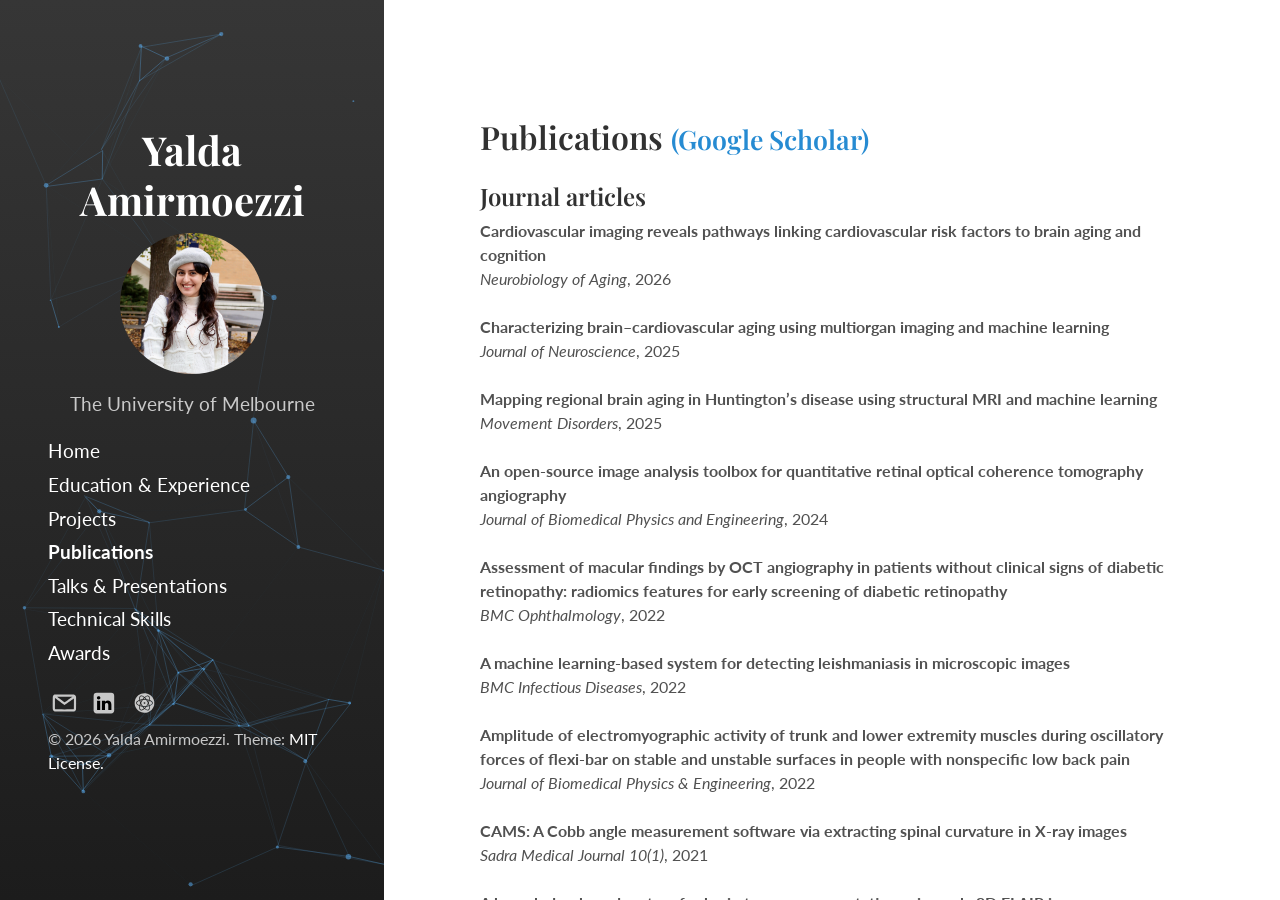
<file: publications.html>
<!DOCTYPE html>
<html lang="en-us">

<head>
  <meta http-equiv="Content-Type" content="text/html; charset=UTF-8">
  <link href="http://gmpg.org/xfn/11" rel="profile">
  <meta http-equiv="X-UA-Compatible" content="IE=edge">


  <!-- Enable responsiveness on mobile devices-->
  <meta name="viewport" content="width=device-width, initial-scale=1.0, maximum-scale=1">
  <meta name="keywords" content="Yalda Amirmoezzi">
  <meta name="author" content="Yalda Amirmoezzi">

  <!-- OG Meta Tags to improve the way the post looks when you share the page on LinkedIn, Facebook, Google+ -->

  <meta property="og:site_name" content="Yalda Amirmoezzi">  <!-- website name -->
  <meta property="og:title" content="Yalda Amirmoezzi | University of Melbourne"> <!-- title shown in the actual shared post -->
  <meta property="og:description" content="Yalda Amirmoezzi is a biomedical engineer and neuroimaging researcher at the University of Melbourne, working on multimodal brain and cardiovascular imaging and machine learning."> <!-- description shown in the actual shared post -->
  <meta property="og:site" content="https://yalda.github.io/"> <!-- website link -->
  <meta property="og:url" content="https://yalda.github.io/"> <!-- where do you want your post to link to -->
  <meta property="og:type" content="article">

  <meta name="twitter:description" content="Yalda Amirmoezzi is a biomedical engineer and neuroimaging researcher at the University of Melbourne, working on multimodal brain and cardiovascular imaging and machine learning.">

  <title>Yalda Amirmoezzi | Publications</title>


  <!-- CSS -->
  <link rel="stylesheet" href="./data/main.css">


  <link rel="stylesheet" href="./data/css">
  <link rel="preconnect" href="https://fonts.googleapis.com">
  <link rel="preconnect" href="https://fonts.gstatic.com" crossorigin>
  <link rel="stylesheet" href="https://fonts.googleapis.com/css2?family=Lato:ital,wght@0,400;0,700;1,400&family=Playfair+Display:wght@600;700&display=swap">
  




</head>


<body class="index home page" data-gr-c-s-loaded="true">


  <div id="sidebar">
    <header>
      <h3 class="site-title">
        <a href="index.html">
          Yalda Amirmoezzi
        </a>
      </h3>
      <p class="lead"><img
          style="display: block;margin-left: auto;margin-right: auto;border-radius: 50%;height: 50%;width: 50%;"
          src="./data/profile.jpg" alt="Yalda Amirmoezzi" onerror="this.style.display='none'"></p>
      <div style="text-align: center; font-size:1.2em">The University of Melbourne</div>
      <p></p>
    </header>
    <nav id="sidebar-nav-links">
      <a class="home-link " href="index.html">Home</a>
      <a class="page-link " href="education.html">Education &amp; Experience</a>
      <a class="page-link " href="projects.html">Projects</a>
      <a class="page-link active" href="publications.html">Publications</a>
      <a class="page-link " href="talks.html">Talks &amp; Presentations</a>
      <a class="page-link " href="skills.html">Technical Skills</a>
      <a class="page-link " href="awards.html">Awards</a>
    </nav>

    <nav id="sidebar-icon-links">

      <a id="email-link" class="icon" title="Contact Email" arida-label="Contact Email"
        href="mailto:yamirmoezzij@student.unimelb.edu.au">
        <!--?xml version="1.0" encoding="UTF-8" standalone="no"?-->
        <svg xmlns:dc="http://purl.org/dc/elements/1.1/" xmlns:cc="http://creativecommons.org/ns#"
          xmlns:rdf="http://www.w3.org/1999/02/22-rdf-syntax-ns#" xmlns:svg="http://www.w3.org/2000/svg"
          xmlns="http://www.w3.org/2000/svg" xmlns:sodipodi="http://sodipodi.sourceforge.net/DTD/sodipodi-0.dtd"
          xmlns:inkscape="http://www.inkscape.org/namespaces/inkscape" version="1.1" viewBox="0 0 24 28" height="24"
          width="28" id="svg6992" inkscape:version="0.92.2 (unknown)" sodipodi:docname="email.svg">
          <metadata id="metadata7000">
            <rdf:rdf>
              <cc:work rdf:about="">
                <dc:format>image/svg+xml</dc:format>
                <dc:type rdf:resource="http://purl.org/dc/dcmitype/StillImage"></dc:type>
                <dc:title></dc:title>
              </cc:work>
            </rdf:rdf>
          </metadata>
          <defs id="defs6998">
            <lineargradient id="linearGradient3003" y2="425.39999" gradientUnits="userSpaceOnUse" x2="-395.85001"
              gradientTransform="matrix(-0.06039804,0,0,0.0604041,-17.686145,-17.150636)" y1="274.70999"
              x1="-344.14999">
              <stop stop-color="#FFF" offset="0" id="stop7059"></stop>
              <stop stop-color="#FFF" stop-opacity="0" offset="1" id="stop7061"></stop>
            </lineargradient>
          </defs>
          <sodipodi:namedview pagecolor="#ffffff" bordercolor="#666666" borderopacity="1" objecttolerance="10"
            gridtolerance="10" guidetolerance="10" inkscape:pageopacity="0" inkscape:pageshadow="2"
            inkscape:window-width="1225" inkscape:window-height="511" id="namedview6996" showgrid="false"
            inkscape:zoom="3.7891032" inkscape:cx="-1.9092664" inkscape:cy="7.3635528" inkscape:window-x="67"
            inkscape:window-y="34" inkscape:window-maximized="0" inkscape:current-layer="svg6992"></sodipodi:namedview>
          <path
            d="m 58.066174,1.1586087 c 6.625,0 12,5.375 12,12.0000003 0,5.297 -3.437,9.797 -8.203,11.391 -0.609,0.109 -0.828,-0.266 -0.828,-0.578 0,-0.391 0.016,-1.687 0.016,-3.297 0,-1.125 -0.375,-1.844 -0.812,-2.219 2.672,-0.297 5.484,-1.313 5.484,-5.922 0,-1.313 -0.469,-2.375 -1.234,-3.2190003 0.125,-0.313 0.531,-1.531 -0.125,-3.187 -1,-0.313 -3.297,1.234 -3.297,1.234 -0.953,-0.266 -1.984,-0.406 -3,-0.406 -1.016,0 -2.047,0.141 -2.999999,0.406 0,0 -2.297,-1.547 -3.297,-1.234 -0.656,1.656 -0.25,2.875 -0.125,3.187 -0.766,0.8440003 -1.234,1.9060003 -1.234,3.2190003 0,4.594 2.797,5.625 5.468999,5.922 -0.343999,0.313 -0.655999,0.844 -0.765999,1.609 -0.688,0.313 -2.438,0.844 -3.484,-1 -0.656,-1.141 -1.844,-1.234 -1.844,-1.234 -1.172,-0.016 -0.078,0.734 -0.078,0.734 0.781,0.359 1.328,1.75 1.328,1.75 0.703,2.141 4.047,1.422 4.047,1.422 0,1 0.016,1.937 0.016,2.234 0,0.313 -0.219,0.688 -0.828,0.578 -4.766,-1.594 -8.203,-6.094 -8.203,-11.391 0,-6.6250003 5.375,-12.0000003 11.999999,-12.0000003 z M 50.613175,18.392609 c 0.031,-0.063 -0.016,-0.141 -0.109,-0.187 -0.094,-0.031 -0.172,-0.016 -0.203,0.031 -0.031,0.063 0.016,0.141 0.109,0.187 0.078,0.047 0.172,0.031 0.203,-0.031 z m 0.484,0.532 c 0.063,-0.047 0.047,-0.156 -0.031,-0.25 -0.078,-0.078 -0.187,-0.109 -0.25,-0.047 -0.063,0.047 -0.047,0.156 0.031,0.25 0.078,0.078 0.187,0.109 0.25,0.047 z m 0.469,0.703 c 0.078,-0.063 0.078,-0.187 0,-0.297 -0.063,-0.109 -0.187,-0.156 -0.266,-0.094 -0.078,0.047 -0.078,0.172 0,0.281 0.078,0.109 0.203,0.156 0.266,0.109 z m 0.656,0.656 c 0.063,-0.063 0.031,-0.203 -0.063,-0.297 -0.109,-0.109 -0.25,-0.125 -0.313,-0.047 -0.078,0.063 -0.047,0.203 0.063,0.297 0.109,0.109 0.25,0.125 0.313,0.047 z m 0.891,0.391 c 0.031,-0.094 -0.063,-0.203 -0.203,-0.25 -0.125,-0.031 -0.266,0.016 -0.297,0.109 -0.031,0.093 0.063,0.203 0.203,0.234 0.125,0.047 0.266,0 0.297,-0.094 z m 0.984,0.078 c 0,-0.109 -0.125,-0.187 -0.266,-0.172 -0.141,0 -0.25,0.078 -0.25,0.172 0,0.109 0.109,0.187 0.266,0.172 0.141,0 0.25,-0.078 0.25,-0.172 z m 0.906,-0.156 c -0.016,-0.094 -0.141,-0.156 -0.281,-0.141 -0.141,0.031 -0.234,0.125 -0.219,0.234 0.016,0.094 0.141,0.156 0.281,0.125 0.14,-0.031 0.234,-0.125 0.219,-0.219 z"
            id="path6994" inkscape:connector-curvature="0"></path>
          <rect rx="3.6238682" ry="3.6242309" height="23.998333" width="23.998333" y="-34.214378" x="-79.612106"
            id="rect7063" style="fill:#c8c8c8;fill-opacity:1" transform="scale(-1,1)"></rect>
          <g id="g7682" style="fill:#000000;fill-opacity:1" transform="translate(55.519638,-36.121908)">
            <path style="fill:#000000;fill-opacity:1" inkscape:connector-curvature="0" id="path7067"
              d="M 7.7726437,22.048789 V 11.142382 H 4.1479347 V 22.048789 Z M 5.9607697,9.6524201 c 1.263992,0 2.050777,-0.8375033 2.050777,-1.8840616 -0.02356,-1.0701834 -0.786737,-1.8844234 -2.026779,-1.8844234 -1.239874,0 -2.050657,0.8142517 -2.050657,1.8844234 0,1.0466283 0.786581,1.8840616 2.00302,1.8840616 h 0.02356 z">
            </path>
            <path style="fill:#000000;fill-opacity:1" inkscape:connector-curvature="0" id="path7069"
              d="m 9.7789037,22.048789 h 3.6247093 v -6.090665 c 0,-0.325967 0.02356,-0.651595 0.11927,-0.884602 0.262038,-0.651268 0.858444,-1.325799 1.85975,-1.325799 1.31163,0 1.836353,1.000148 1.836353,2.466309 v 5.834698 h 3.624468 v -6.253624 c 0,-3.350024 -1.788235,-4.908749 -4.173071,-4.908749 -1.955383,0 -2.813923,1.093097 -3.290891,1.837617 h 0.0242 V 11.142207 H 9.7789827 c 0.04756,1.023388 0,10.906407 0,10.906407 z">
            </path>
          </g>
          <g style="fill:#ffffff;fill-opacity:1;stroke:none" id="g4"
            transform="matrix(0.15555555,0,0,-0.15555555,-1028.9604,741.51179)">
            <path style="fill:#ffffff;fill-opacity:1" id="path2"
              d="M 1195,9129 C 685,9064 242,8701 74,8208 3,7999 9,8308 4,4630 2,2360 4,1285 11,1220 37,983 127,752 268,560 334,469 472,331 558,270 702,167 892,80 1069,38 1154,18 1186,17 3330,9 4526,4 6882,1 8565,3 l 3060,3 85,21 c 137,34 207,60 335,123 409,202 684,594 744,1059 8,59 11,1079 11,3445 -1,2774 -3,3371 -14,3416 -42,173 -109,327 -202,467 -71,107 -203,246 -313,329 -88,67 -300,177 -399,208 -30,10 -95,27 -145,39 l -92,22 -5185,1 c -2961,1 -5215,-2 -5255,-7 z M 9040,5964 C 7362,4286 6569,3499 6535,3479 c -69,-40 -150,-41 -217,-1 -29,17 -948,928 -2507,2485 L 1350,8420 h 5072 5073 z m 3070,-1326 -5,-3423 -22,-77 c -58,-204 -153,-318 -326,-391 l -72,-30 -1727,1734 -1727,1734 1937,1938 c 1065,1065 1939,1937 1942,1937 3,0 3,-1540 0,-3422 z M 2680,6125 4585,4220 2838,2473 1091,726 l -62,29 c -123,59 -208,173 -246,330 -16,65 -18,301 -20,3508 -2,1890 0,3437 4,3437 5,0 865,-857 1913,-1905 z M 5685,3125 c 451,-455 620,-619 649,-631 50,-20 133,-20 182,1 28,11 207,184 634,610 l 595,595 1503,-1503 c 826,-826 1502,-1504 1502,-1507 0,-3 -1964,-5 -4365,-5 -2401,0 -4365,2 -4365,5 0,6 3043,3050 3050,3050 3,0 280,-276 615,-615 z"
              inkscape:connector-curvature="0"></path>
          </g>
          <g style="fill:#ffffff;fill-opacity:1;stroke:none" id="g4-6"
            transform="matrix(0.15555555,0,0,-0.15555555,-1035.0605,740.88074)">
            <path style="fill:#ffffff;fill-opacity:1" id="path2-0"
              d="M 1195,9129 C 685,9064 242,8701 74,8208 3,7999 9,8308 4,4630 2,2360 4,1285 11,1220 37,983 127,752 268,560 334,469 472,331 558,270 702,167 892,80 1069,38 1154,18 1186,17 3330,9 4526,4 6882,1 8565,3 l 3060,3 85,21 c 137,34 207,60 335,123 409,202 684,594 744,1059 8,59 11,1079 11,3445 -1,2774 -3,3371 -14,3416 -42,173 -109,327 -202,467 -71,107 -203,246 -313,329 -88,67 -300,177 -399,208 -30,10 -95,27 -145,39 l -92,22 -5185,1 c -2961,1 -5215,-2 -5255,-7 z M 9040,5964 C 7362,4286 6569,3499 6535,3479 c -69,-40 -150,-41 -217,-1 -29,17 -948,928 -2507,2485 L 1350,8420 h 5072 5073 z m 3070,-1326 -5,-3423 -22,-77 c -58,-204 -153,-318 -326,-391 l -72,-30 -1727,1734 -1727,1734 1937,1938 c 1065,1065 1939,1937 1942,1937 3,0 3,-1540 0,-3422 z M 2680,6125 4585,4220 2838,2473 1091,726 l -62,29 c -123,59 -208,173 -246,330 -16,65 -18,301 -20,3508 -2,1890 0,3437 4,3437 5,0 865,-857 1913,-1905 z M 5685,3125 c 451,-455 620,-619 649,-631 50,-20 133,-20 182,1 28,11 207,184 634,610 l 595,595 1503,-1503 c 826,-826 1502,-1504 1502,-1507 0,-3 -1964,-5 -4365,-5 -2401,0 -4365,2 -4365,5 0,6 3043,3050 3050,3050 3,0 280,-276 615,-615 z"
              inkscape:connector-curvature="0"></path>
          </g>
          <path inkscape:connector-curvature="0" id="path910"
            d="m 1.3684487,23.910822 c -1.24333699,-0.334397 -2.19327013,-1.366163 -2.4180281,-2.62633 -0.116335,-0.65226 -0.116335,-13.8656761 0,-14.5179361 0.20661797,-1.158465 1.04217411,-2.136788 2.1790711,-2.5514 l 0.377033,-0.137499 h 11.0209603 11.02096 l 0.398925,0.159696 c 1.104377,0.442101 1.897327,1.397492 2.099174,2.529203 0.117309,0.657725 0.116241,13.8661191 -0.0012,14.5247011 -0.181304,1.016939 -0.845606,1.898172 -1.775467,2.355259 -0.26919,0.132325 -0.630037,0.26653 -0.80188,0.298234 C 23.26774,23.9817 19.300134,24.00102 12.418035,23.99858 3.2391276,23.99528 1.6352137,23.98258 1.3684247,23.91082 Z M 23.17331,21.362182 c 0.09359,-0.04839 0.216274,-0.17238 0.272644,-0.275524 0.09584,-0.175368 0.1035,-0.580512 0.118044,-6.24511 0.0086,-3.344512 -0.0069,-6.0799991 -0.03451,-6.1076391 -0.04643,-0.04643 -1.143075,0.7214173 -8.275766,5.7945081 -1.403723,0.99839 -2.594667,1.815717 -2.646543,1.816282 -0.05188,5.8e-4 -2.557694,-1.864544 -5.5684854,-4.144686 -3.01079,-2.2801422 -5.5002669,-4.1377561 -5.5321699,-4.1280291 -0.03808,0.01161 -0.06341,2.1877861 -0.07374,6.3354051 -0.01747,7.015836 -0.03401,6.69369 0.3559329,6.931466 0.177272,0.108095 0.446231,0.110888 10.6981404,0.1111 9.286808,1.74e-4 10.536189,-0.01007 10.686448,-0.08777 z M 15.893869,10.948999 c 1.7216,-1.2230924 3.769688,-2.6772991 4.551306,-3.2315711 0.781618,-0.554272 1.429825,-1.032243 1.440459,-1.062159 0.01198,-0.0337 -3.393321,-0.05439 -8.952114,-0.05439 -5.5421214,0 -8.9640574,0.02074 -8.9521124,0.05425 0.04066,0.114078 8.6083484,6.5580501 8.6931814,6.5383571 0.049,-0.01138 1.49768,-1.021394 3.21928,-2.244484 z"
            style="fill:#c8c8c8;stroke-width:1;fill-opacity:1"></path>
        </svg>

      </a>


      <a id="linkedin-link" class="icon" title="LinkedIn Profile" arida-label="LinkedIn Profile"
        href="https://au.linkedin.com/in/yalda-amirmoezzi-5a0279306">
        <!--?xml version="1.0" encoding="UTF-8" standalone="no"?-->
        <svg xmlns:dc="http://purl.org/dc/elements/1.1/" xmlns:cc="http://creativecommons.org/ns#"
          xmlns:rdf="http://www.w3.org/1999/02/22-rdf-syntax-ns#" xmlns:svg="http://www.w3.org/2000/svg"
          xmlns="http://www.w3.org/2000/svg" xmlns:sodipodi="http://sodipodi.sourceforge.net/DTD/sodipodi-0.dtd"
          xmlns:inkscape="http://www.inkscape.org/namespaces/inkscape" version="1.1" viewBox="0 0 24 28" height="24"
          width="28" id="svg6992" inkscape:version="0.91 r13725" sodipodi:docname="linkedin.svg">
          <metadata id="metadata7000">
            <rdf:rdf>
              <cc:work rdf:about="">
                <dc:format>image/svg+xml</dc:format>
                <dc:type rdf:resource="http://purl.org/dc/dcmitype/StillImage"></dc:type>
                <dc:title></dc:title>
              </cc:work>
            </rdf:rdf>
          </metadata>
          <defs id="defs6998">
            <lineargradient id="linearGradient3003" y2="425.39999" gradientUnits="userSpaceOnUse" x2="-395.85001"
              gradientTransform="matrix(-0.06039804,0,0,0.0604041,-17.686145,-17.150636)" y1="274.70999"
              x1="-344.14999">
              <stop stop-color="#FFF" offset="0" id="stop7059"></stop>
              <stop stop-color="#FFF" stop-opacity="0" offset="1" id="stop7061"></stop>
            </lineargradient>
          </defs>
          <sodipodi:namedview pagecolor="#ffffff" bordercolor="#666666" borderopacity="1" objecttolerance="10"
            gridtolerance="10" guidetolerance="10" inkscape:pageopacity="0" inkscape:pageshadow="2"
            inkscape:window-width="987" inkscape:window-height="511" id="namedview6996" showgrid="false"
            inkscape:zoom="5.5463688" inkscape:cx="7.5009449" inkscape:cy="9.1402347" inkscape:window-x="0"
            inkscape:window-y="0" inkscape:window-maximized="0" inkscape:current-layer="svg6992"></sodipodi:namedview>
          <path
            d="m 58.066174,1.1586087 c 6.625,0 12,5.375 12,12.0000003 0,5.297 -3.437,9.797 -8.203,11.391 -0.609,0.109 -0.828,-0.266 -0.828,-0.578 0,-0.391 0.016,-1.687 0.016,-3.297 0,-1.125 -0.375,-1.844 -0.812,-2.219 2.672,-0.297 5.484,-1.313 5.484,-5.922 0,-1.313 -0.469,-2.375 -1.234,-3.2190003 0.125,-0.313 0.531,-1.531 -0.125,-3.187 -1,-0.313 -3.297,1.234 -3.297,1.234 -0.953,-0.266 -1.984,-0.406 -3,-0.406 -1.016,0 -2.047,0.141 -2.999999,0.406 0,0 -2.297,-1.547 -3.297,-1.234 -0.656,1.656 -0.25,2.875 -0.125,3.187 -0.766,0.8440003 -1.234,1.9060003 -1.234,3.2190003 0,4.594 2.797,5.625 5.468999,5.922 -0.343999,0.313 -0.655999,0.844 -0.765999,1.609 -0.688,0.313 -2.438,0.844 -3.484,-1 -0.656,-1.141 -1.844,-1.234 -1.844,-1.234 -1.172,-0.016 -0.078,0.734 -0.078,0.734 0.781,0.359 1.328,1.75 1.328,1.75 0.703,2.141 4.047,1.422 4.047,1.422 0,1 0.016,1.937 0.016,2.234 0,0.313 -0.219,0.688 -0.828,0.578 -4.766,-1.594 -8.203,-6.094 -8.203,-11.391 0,-6.6250003 5.375,-12.0000003 11.999999,-12.0000003 z M 50.613175,18.392609 c 0.031,-0.063 -0.016,-0.141 -0.109,-0.187 -0.094,-0.031 -0.172,-0.016 -0.203,0.031 -0.031,0.063 0.016,0.141 0.109,0.187 0.078,0.047 0.172,0.031 0.203,-0.031 z m 0.484,0.532 c 0.063,-0.047 0.047,-0.156 -0.031,-0.25 -0.078,-0.078 -0.187,-0.109 -0.25,-0.047 -0.063,0.047 -0.047,0.156 0.031,0.25 0.078,0.078 0.187,0.109 0.25,0.047 z m 0.469,0.703 c 0.078,-0.063 0.078,-0.187 0,-0.297 -0.063,-0.109 -0.187,-0.156 -0.266,-0.094 -0.078,0.047 -0.078,0.172 0,0.281 0.078,0.109 0.203,0.156 0.266,0.109 z m 0.656,0.656 c 0.063,-0.063 0.031,-0.203 -0.063,-0.297 -0.109,-0.109 -0.25,-0.125 -0.313,-0.047 -0.078,0.063 -0.047,0.203 0.063,0.297 0.109,0.109 0.25,0.125 0.313,0.047 z m 0.891,0.391 c 0.031,-0.094 -0.063,-0.203 -0.203,-0.25 -0.125,-0.031 -0.266,0.016 -0.297,0.109 -0.031,0.093 0.063,0.203 0.203,0.234 0.125,0.047 0.266,0 0.297,-0.094 z m 0.984,0.078 c 0,-0.109 -0.125,-0.187 -0.266,-0.172 -0.141,0 -0.25,0.078 -0.25,0.172 0,0.109 0.109,0.187 0.266,0.172 0.141,0 0.25,-0.078 0.25,-0.172 z m 0.906,-0.156 c -0.016,-0.094 -0.141,-0.156 -0.281,-0.141 -0.141,0.031 -0.234,0.125 -0.219,0.234 0.016,0.094 0.141,0.156 0.281,0.125 0.14,-0.031 0.234,-0.125 0.219,-0.219 z"
            id="path6994" inkscape:connector-curvature="0"></path>
          <rect rx="3.6238682" ry="3.6242309" height="23.998333" width="23.998333" y="2.1178775" x="-23.882124"
            id="rect7063" style="fill:#c8c8c8;fill-opacity:1" transform="scale(-1,1)"></rect>
          <g id="g7682" style="fill:#000000;fill-opacity:1" transform="translate(-0.21034783,0.2103476)">
            <path style="fill:#000000;fill-opacity:1" inkscape:connector-curvature="0" id="path7067"
              d="m 7.7726437,22.048789 0,-10.906407 -3.624709,0 0,10.906407 3.624709,0 z M 5.9607697,9.6524201 c 1.263992,0 2.050777,-0.8375033 2.050777,-1.8840616 -0.02356,-1.0701834 -0.786737,-1.8844234 -2.026779,-1.8844234 -1.239874,0 -2.050657,0.8142517 -2.050657,1.8844234 0,1.0466283 0.786581,1.8840616 2.00302,1.8840616 l 0.02356,0 z">
            </path>
            <path style="fill:#000000;fill-opacity:1" inkscape:connector-curvature="0" id="path7069"
              d="m 9.7789037,22.048789 3.6247093,0 0,-6.090665 c 0,-0.325967 0.02356,-0.651595 0.11927,-0.884602 0.262038,-0.651268 0.858444,-1.325799 1.85975,-1.325799 1.31163,0 1.836353,1.000148 1.836353,2.466309 l 0,5.834698 3.624468,0 0,-6.253624 c 0,-3.350024 -1.788235,-4.908749 -4.173071,-4.908749 -1.955383,0 -2.813923,1.093097 -3.290891,1.837617 l 0.0242,0 0,-1.581767 -3.6247093,0 c 0.04756,1.023388 0,10.906407 0,10.906407 z">
            </path>
          </g>
        </svg>

      </a>

      <a id="scholar-link" class="icon" title="Google Scholar Profile" aria-label="Google Scholar Profile"
        href="https://scholar.google.com.au/citations?user=nArzZuYAAAAJ&amp;hl=en">
        <!--?xml version="1.0" encoding="UTF-8" standalone="no"?-->
        <svg xmlns:dc="http://purl.org/dc/elements/1.1/" xmlns:cc="http://creativecommons.org/ns#"
          xmlns:rdf="http://www.w3.org/1999/02/22-rdf-syntax-ns#" xmlns:svg="http://www.w3.org/2000/svg"
          xmlns="http://www.w3.org/2000/svg" xmlns:sodipodi="http://sodipodi.sourceforge.net/DTD/sodipodi-0.dtd"
          xmlns:inkscape="http://www.inkscape.org/namespaces/inkscape" version="1.1" viewBox="0 0 24 28" height="24"
          width="28" id="svg6992" inkscape:version="0.91 r13725" sodipodi:docname="scholar.svg">
          <metadata id="metadata7000">
            <rdf:rdf>
              <cc:work rdf:about="">
                <dc:format>image/svg+xml</dc:format>
                <dc:type rdf:resource="http://purl.org/dc/dcmitype/StillImage"></dc:type>
                <dc:title></dc:title>
              </cc:work>
            </rdf:rdf>
          </metadata>
          <defs id="defs6998">
            <lineargradient id="linearGradient3003" y2="425.39999" gradientUnits="userSpaceOnUse" x2="-395.85001"
              gradientTransform="matrix(-0.06039804,0,0,0.0604041,-17.686145,-17.150636)" y1="274.70999"
              x1="-344.14999">
              <stop stop-color="#FFF" offset="0" id="stop7059"></stop>
              <stop stop-color="#FFF" stop-opacity="0" offset="1" id="stop7061"></stop>
            </lineargradient>
          </defs>
          <sodipodi:namedview pagecolor="#ffffff" bordercolor="#666666" borderopacity="1" objecttolerance="10"
            gridtolerance="10" guidetolerance="10" inkscape:pageopacity="0" inkscape:pageshadow="2"
            inkscape:window-width="987" inkscape:window-height="511" id="namedview6996" showgrid="false"
            inkscape:zoom="4.5407918" inkscape:cx="23.59207" inkscape:cy="-1.1007363" inkscape:window-x="0"
            inkscape:window-y="0" inkscape:window-maximized="0" inkscape:current-layer="svg6992"></sodipodi:namedview>
          <path
            d="m 58.066174,1.1586087 c 6.625,0 12,5.375 12,12.0000003 0,5.297 -3.437,9.797 -8.203,11.391 -0.609,0.109 -0.828,-0.266 -0.828,-0.578 0,-0.391 0.016,-1.687 0.016,-3.297 0,-1.125 -0.375,-1.844 -0.812,-2.219 2.672,-0.297 5.484,-1.313 5.484,-5.922 0,-1.313 -0.469,-2.375 -1.234,-3.2190003 0.125,-0.313 0.531,-1.531 -0.125,-3.187 -1,-0.313 -3.297,1.234 -3.297,1.234 -0.953,-0.266 -1.984,-0.406 -3,-0.406 -1.016,0 -2.047,0.141 -2.999999,0.406 0,0 -2.297,-1.547 -3.297,-1.234 -0.656,1.656 -0.25,2.875 -0.125,3.187 -0.766,0.8440003 -1.234,1.9060003 -1.234,3.2190003 0,4.594 2.797,5.625 5.468999,5.922 -0.343999,0.313 -0.655999,0.844 -0.765999,1.609 -0.688,0.313 -2.438,0.844 -3.484,-1 -0.656,-1.141 -1.844,-1.234 -1.844,-1.234 -1.172,-0.016 -0.078,0.734 -0.078,0.734 0.781,0.359 1.328,1.75 1.328,1.75 0.703,2.141 4.047,1.422 4.047,1.422 0,1 0.016,1.937 0.016,2.234 0,0.313 -0.219,0.688 -0.828,0.578 -4.766,-1.594 -8.203,-6.094 -8.203,-11.391 0,-6.6250003 5.375,-12.0000003 11.999999,-12.0000003 z M 50.613175,18.392609 c 0.031,-0.063 -0.016,-0.141 -0.109,-0.187 -0.094,-0.031 -0.172,-0.016 -0.203,0.031 -0.031,0.063 0.016,0.141 0.109,0.187 0.078,0.047 0.172,0.031 0.203,-0.031 z m 0.484,0.532 c 0.063,-0.047 0.047,-0.156 -0.031,-0.25 -0.078,-0.078 -0.187,-0.109 -0.25,-0.047 -0.063,0.047 -0.047,0.156 0.031,0.25 0.078,0.078 0.187,0.109 0.25,0.047 z m 0.469,0.703 c 0.078,-0.063 0.078,-0.187 0,-0.297 -0.063,-0.109 -0.187,-0.156 -0.266,-0.094 -0.078,0.047 -0.078,0.172 0,0.281 0.078,0.109 0.203,0.156 0.266,0.109 z m 0.656,0.656 c 0.063,-0.063 0.031,-0.203 -0.063,-0.297 -0.109,-0.109 -0.25,-0.125 -0.313,-0.047 -0.078,0.063 -0.047,0.203 0.063,0.297 0.109,0.109 0.25,0.125 0.313,0.047 z m 0.891,0.391 c 0.031,-0.094 -0.063,-0.203 -0.203,-0.25 -0.125,-0.031 -0.266,0.016 -0.297,0.109 -0.031,0.093 0.063,0.203 0.203,0.234 0.125,0.047 0.266,0 0.297,-0.094 z m 0.984,0.078 c 0,-0.109 -0.125,-0.187 -0.266,-0.172 -0.141,0 -0.25,0.078 -0.25,0.172 0,0.109 0.109,0.187 0.266,0.172 0.141,0 0.25,-0.078 0.25,-0.172 z m 0.906,-0.156 c -0.016,-0.094 -0.141,-0.156 -0.281,-0.141 -0.141,0.031 -0.234,0.125 -0.219,0.234 0.016,0.094 0.141,0.156 0.281,0.125 0.14,-0.031 0.234,-0.125 0.219,-0.219 z"
            id="path6994" inkscape:connector-curvature="0"></path>
          <g id="g7786" transform="translate(-36.600523,30.290088)">
            <rect transform="scale(-1,1)" style="fill:#c8c8c8;fill-opacity:1" id="rect7063" x="-23.882124" y="2.1178775"
              width="23.998333" height="23.998333" ry="3.6242309" rx="3.6238682"></rect>
            <g transform="translate(-0.21034783,0.2103476)" style="fill:#000000;fill-opacity:1" id="g7682">
              <path
                d="m 7.7726437,22.048789 0,-10.906407 -3.624709,0 0,10.906407 3.624709,0 z M 5.9607697,9.6524201 c 1.263992,0 2.050777,-0.8375033 2.050777,-1.8840616 -0.02356,-1.0701834 -0.786737,-1.8844234 -2.026779,-1.8844234 -1.239874,0 -2.050657,0.8142517 -2.050657,1.8844234 0,1.0466283 0.786581,1.8840616 2.00302,1.8840616 l 0.02356,0 z"
                id="path7067" inkscape:connector-curvature="0" style="fill:#000000;fill-opacity:1"></path>
              <path
                d="m 9.7789037,22.048789 3.6247093,0 0,-6.090665 c 0,-0.325967 0.02356,-0.651595 0.11927,-0.884602 0.262038,-0.651268 0.858444,-1.325799 1.85975,-1.325799 1.31163,0 1.836353,1.000148 1.836353,2.466309 l 0,5.834698 3.624468,0 0,-6.253624 c 0,-3.350024 -1.788235,-4.908749 -4.173071,-4.908749 -1.955383,0 -2.813923,1.093097 -3.290891,1.837617 l 0.0242,0 0,-1.581767 -3.6247093,0 c 0.04756,1.023388 0,10.906407 0,10.906407 z"
                id="path7069" inkscape:connector-curvature="0" style="fill:#000000;fill-opacity:1"></path>
            </g>
          </g>
          <path inkscape:connector-curvature="0" id="path7774"
            d="m 36.705278,44.307273 c -0.753469,0.04037 -1.495029,0.182356 -2.324968,0.445159 -4.248976,1.345454 -7.358608,4.978094 -8.036566,9.388238 -0.03337,0.217076 -0.04504,0.903848 -0.03291,1.936666 0.01792,1.525728 0.02465,1.627091 0.144208,2.174798 0.389851,1.785894 1.246403,3.577937 2.384119,4.987953 0.395385,0.490016 1.183664,1.278295 1.67368,1.67368 1.404039,1.132892 3.214142,1.998063 4.986245,2.383265 0.549141,0.119367 0.652218,0.126171 2.195843,0.144946 1.578165,0.0192 1.636144,0.01666 2.263334,-0.09888 4.762519,-0.877364 8.420863,-4.496885 9.371934,-9.272478 0.119862,-0.601862 0.124766,-0.686395 0.125663,-2.166302 7.51e-4,-1.24006 -0.01437,-1.626346 -0.07764,-1.983333 -0.429399,-2.422828 -1.534129,-4.545909 -3.267251,-6.27903 -1.726988,-1.726989 -3.926181,-2.872424 -6.255697,-3.258239 -0.512156,-0.08482 -2.220034,-0.12627 -3.15,-0.07644 z m 1.898524,4.086049 c 0.685109,0.101729 1.220423,0.263843 1.78327,0.540044 0.400342,0.196456 0.547501,0.300357 0.84202,0.594507 0.586636,0.585899 0.799846,1.107193 0.804282,1.966445 0.0028,0.550554 -0.07788,0.934161 -0.289678,1.376667 -0.201762,0.421533 -0.368701,0.592219 -1.147209,1.17296 -0.984026,0.734051 -1.201779,1.016237 -1.201512,1.55704 2.34e-4,0.498905 0.14133,0.684327 1.178164,1.548429 0.511439,0.426236 0.84515,1.119933 0.845778,1.758154 2.33e-4,0.22383 -0.0537,0.500184 -0.193834,0.9935 l -0.194139,0.683418 0.08963,0.153461 c 0.04929,0.0844 0.38327,0.381092 0.742167,0.659308 1.438096,1.114806 1.521502,1.170104 1.618529,1.073077 0.10192,-0.10192 0.06016,-0.521099 -0.08927,-0.896013 l -0.139498,-0.35 -0.04085,-1.610001 c -0.05115,-2.016065 -0.05222,-3.038545 -0.0035,-3.330859 0.05486,-0.329047 0.191516,-0.449141 0.511101,-0.449141 0.294218,0 0.367138,0.05939 0.458354,0.373334 0.07432,0.25577 0.07368,1.564254 -0.0012,2.44511 -0.02813,0.330977 -0.05158,1.055477 -0.05211,1.610001 l -9.66e-4,1.008223 -0.16195,0.466667 c -0.258274,0.744225 -0.21779,0.972985 0.249775,1.411393 l 0.310773,0.291393 -4.153333,-9.94e-4 -4.153334,-9.93e-4 -1.406316,-1.223733 c -0.773477,-0.673053 -1.869467,-1.622733 -2.435537,-2.1104 -0.566069,-0.487667 -1.030476,-0.902417 -1.032016,-0.921667 -0.0015,-0.01925 0.688786,-0.035 1.534056,-0.035 1.725507,0 1.553961,0.0397 1.61302,-0.373334 0.112793,-0.788831 0.40874,-1.423897 0.881562,-1.891721 0.538477,-0.532785 1.19575,-0.787479 2.198562,-0.851945 0.585131,-0.03762 0.557655,-0.0054 0.436637,-0.512032 -0.09523,-0.398702 0.0234,-0.893672 0.341562,-1.425032 0.135413,-0.226154 0.086,-0.264239 -0.344142,-0.265222 -0.171936,-3.73e-4 -0.560436,-0.03287 -0.863334,-0.07216 -1.449287,-0.188028 -2.46571,-0.676956 -3.071456,-1.477455 -0.775095,-1.024295 -0.739967,-2.00395 0.100034,-2.78973 0.985339,-0.921736 2.720683,-1.350378 4.435889,-1.095695 z m -1.077333,0.447473 c -0.771724,0.09903 -1.4748,0.390047 -1.915603,0.792917 -0.550357,0.502995 -0.745703,0.960337 -0.717236,1.679175 0.01607,0.405644 0.0345,0.482426 0.192633,0.802389 0.417857,0.845477 1.447383,1.365427 2.811037,1.41968 0.74349,0.02958 1.169987,-0.06031 1.830633,-0.385832 1.042014,-0.513432 1.542926,-1.37663 1.401952,-2.415917 -0.134802,-0.993785 -1.106629,-1.728588 -2.510049,-1.89786 -0.448826,-0.05413 -0.636316,-0.0532 -1.093367,0.0054 z m 0.514304,7.416005 c -0.715919,0.178975 -1.50779,0.943669 -1.937998,1.871487 -0.238357,0.514058 -0.33083,0.911218 -0.33083,1.420875 0,0.92095 0.367753,1.631754 1.013111,1.958174 0.247621,0.125245 0.311206,0.13669 0.760222,0.13683 0.438937,1.4e-4 0.518992,-0.01342 0.768195,-0.130113 0.605468,-0.283513 1.12928,-0.833962 1.471292,-1.546108 0.563705,-1.17376 0.464676,-2.407942 -0.259649,-3.235955 -0.364078,-0.416195 -0.958775,-0.606579 -1.484343,-0.47519 z"
            style="fill:#d0d0d0"></path>
          <path inkscape:connector-curvature="0" id="path7824"
            d="m 12.04765,25.478278 c -2.007976,-0.09455 -3.9564388,-0.713141 -5.6451398,-1.792204 -1.318339,-0.842405 -2.458382,-1.954467 -3.341483,-3.25947 -1.502752,-2.220692 -2.17543101,-4.897365 -1.905687,-7.582976 0.304251,-3.0291805 1.792255,-5.7967458 4.162102,-7.7411678 2.381538,-1.954016 5.4627158,-2.860092 8.5604168,-2.517346 4.213521,0.466206 7.852361,3.261413 9.407355,7.2263453 0.704708,1.7968675 0.942884,3.7596095 0.690915,5.6936265 -0.293235,2.250759 -1.241923,4.340057 -2.761315,6.081251 -0.192545,0.220653 -0.682951,0.717976 -0.916498,0.929427 -1.022582,0.925835 -2.205164,1.662706 -3.482448,2.169931 -1.497566,0.594701 -3.147223,0.86891 -4.768218,0.792583 z m -2.7445078,-2.79142 c 0.554834,-0.07704 1.1755258,-0.308124 1.8184668,-0.677007 0.378439,-0.217128 0.922879,-0.599013 1.292794,-0.906802 0.08541,-0.07107 0.161668,-0.129212 0.169457,-0.129212 0.0078,0 0.09535,0.06649 0.194584,0.147755 1.499417,1.227946 2.95021,1.782686 4.037956,1.543994 0.898507,-0.197165 1.521554,-0.875775 1.800931,-1.961541 0.114215,-0.443883 0.159422,-0.853818 0.159215,-1.44375 -1.89e-4,-0.54104 -0.03891,-0.998654 -0.130699,-1.544665 -0.02012,-0.11967 -0.03123,-0.222929 -0.02469,-0.229466 0.0065,-0.0065 0.123219,-0.0549 0.259294,-0.107472 0.918818,-0.35499 1.617398,-0.739254 2.208867,-1.215018 0.168467,-0.135511 0.486424,-0.449915 0.610461,-0.603637 0.363935,-0.451036 0.567937,-0.931878 0.598718,-1.411201 0.02529,-0.393791 -0.04219,-0.735567 -0.218186,-1.105189 -0.457959,-0.961765 -1.588322,-1.811199 -3.244118,-2.437858 -0.256076,-0.09692 -0.233882,-0.0455 -0.17667,-0.409247 0.228219,-1.4510148 0.133764,-2.6954438 -0.26872,-3.5403188 -0.158366,-0.332436 -0.307545,-0.544318 -0.541681,-0.769366 -0.658829,-0.633254 -1.586406,-0.769949 -2.702512,-0.398262 -0.733163,0.244159 -1.591072,0.750351 -2.391667,1.411155 -0.08823,0.07282 -0.164345,0.13241 -0.169145,0.132413 -0.0048,3e-6 -0.08838,-0.06526 -0.185733,-0.14503 -1.022799,-0.838062 -2.058293,-1.375659 -2.9628318,-1.53821 -0.593995,-0.106744 -1.171324,-0.04393 -1.607825,0.174923 -0.970307,0.486501 -1.476024,1.678227 -1.435293,3.382281 0.01184,0.495249 0.0514,0.9107873 0.132587,1.3927088 0.01824,0.108281 0.03064,0.203891 0.02755,0.212465 -0.0031,0.0086 -0.09889,0.0503 -0.212881,0.09273 -0.446451,0.166156 -0.982993,0.414301 -1.381223,0.6388 -0.226597,0.127743 -0.629502,0.39753 -0.816667,0.546843 -1.097457,0.875515 -1.50617,1.905209 -1.157914,2.917201 0.362621,1.053737 1.506232,1.975982 3.323539,2.68021 0.207428,0.08038 0.247486,0.100667 0.245278,0.124223 -0.0014,0.01548 -0.01969,0.138116 -0.04053,0.272516 -0.09542,0.615373 -0.132334,1.123871 -0.119894,1.651471 0.01243,0.527317 0.06649,0.93702 0.176318,1.336415 0.15933,0.5794 0.399493,1.007722 0.756221,1.348693 0.372011,0.35558 0.790683,0.536745 1.374273,0.594668 0.0994,0.0099 0.444574,-0.0063 0.602368,-0.02821 z m -0.641538,-0.868326 c -0.139727,-0.0205 -0.261486,-0.05696 -0.388755,-0.116408 -0.54175,-0.253074 -0.867685,-0.841596 -0.988886,-1.785579 -0.03582,-0.278997 -0.03594,-1.016985 -2.13e-4,-1.363542 0.02712,-0.263042 0.09167,-0.726877 0.106577,-0.765712 0.0061,-0.01578 0.02022,-0.02195 0.04011,-0.01745 0.01691,0.0038 0.175126,0.04396 0.351584,0.0892 0.572595,0.1468 1.31888,0.287662 2.0125,0.379862 0.152396,0.02026 0.2909798,0.04006 0.3079638,0.04401 0.01741,0.004 0.07748,0.06927 0.137732,0.149572 0.40517,0.53994 0.852916,1.063144 1.402742,1.639143 0.158411,0.165952 0.288021,0.307984 0.288021,0.315627 0,0.0076 -0.08179,0.07821 -0.181759,0.156823 -0.96366,0.757784 -1.8179528,1.180871 -2.5741088,1.274821 -0.141776,0.01762 -0.392148,0.01744 -0.513512,-3.64e-4 z m 7.2652128,-0.0075 c -0.571222,-0.08301 -1.277798,-0.394024 -1.961458,-0.863383 -0.327894,-0.225111 -0.721875,-0.535124 -0.721875,-0.568022 0,-0.01258 0.12317,-0.148157 0.273712,-0.301286 0.487963,-0.49635 0.915571,-0.995899 1.462659,-1.708734 l 0.06658,-0.08675 0.312587,-0.04086 c 0.688086,-0.08995 1.391845,-0.222897 2.026128,-0.382768 0.319698,-0.08058 0.374096,-0.09073 0.387703,-0.07233 0.0087,0.01177 0.03005,0.118424 0.04744,0.237006 0.159066,1.084747 0.127772,1.958934 -0.09412,2.629036 -0.264339,0.798302 -0.755185,1.186599 -1.491375,1.179792 -0.09319,-8.6e-4 -0.231787,-0.01063 -0.307985,-0.0217 z m -3.6183,-2.292095 c -0.389247,-0.39733 -0.989199,-1.089637 -0.964794,-1.11336 0.0062,-0.006 0.181844,-0.0041 0.390385,0.0041 0.374316,0.01485 1.861071,0.006 2.016146,-0.01196 0.06133,-0.0071 0.07656,-0.0047 0.07656,0.01232 0,0.02416 -0.32719,0.418925 -0.589423,0.711163 -0.202149,0.225279 -0.634025,0.671345 -0.649989,0.671345 -0.0059,0 -0.131401,-0.123162 -0.278888,-0.273694 z m -0.763992,-2.002541 c -0.144375,-0.0062 -0.413437,-0.0221 -0.597917,-0.0353 -0.272906,-0.01952 -0.339862,-0.02855 -0.359271,-0.04844 -0.03544,-0.03632 -0.292493,-0.412769 -0.474757,-0.695279 -0.3090488,-0.479027 -0.5610548,-0.902066 -0.8426718,-1.414583 -0.175629,-0.319627 -0.64932,-1.279699 -0.649331,-1.316055 -1.2e-5,-0.03922 0.224829,-0.518493 0.419082,-0.89332 0.400173,-0.77217 0.89598,-1.601807 1.3789838,-2.307464 0.08447,-0.123413 0.162442,-0.231737 0.173266,-0.24072 0.04115,-0.03415 0.670318,-0.0738 1.439267,-0.0907 0.804654,-0.01769 1.979135,0.0143 2.456923,0.06691 0.09967,0.01097 0.073,-0.01925 0.358563,0.406347 0.370555,0.552263 0.692631,1.078979 1.000753,1.636611 0.192698,0.348742 0.683511,1.32517 0.699635,1.391865 0.0073,0.03007 -0.01594,0.09291 -0.102332,0.277083 -0.24324,0.518518 -0.608105,1.205316 -0.909033,1.711107 -0.384096,0.645576 -0.926767,1.470954 -0.977361,1.486525 -0.03906,0.01202 -0.608192,0.05066 -0.979424,0.0665 -0.388981,0.01659 -1.63949,0.01593 -2.034375,-0.0011 z m 1.3125,-2.529536 c 0.205294,-0.05581 0.404358,-0.187947 0.531759,-0.352976 0.400086,-0.518253 0.227203,-1.269049 -0.356759,-1.549335 -0.504847,-0.242314 -1.111456,-0.03981 -1.354284,0.452104 -0.07887,0.159782 -0.11073,0.292688 -0.111088,0.463471 -0.001,0.486979 0.336807,0.902672 0.814916,1.00275 0.119186,0.02495 0.353851,0.01705 0.475456,-0.01601 z m -3.8427078,2.232465 c -0.425417,-0.07409 -0.724895,-0.134903 -1.046457,-0.212513 -0.360105,-0.08691 -0.397293,-0.09923 -0.397293,-0.131578 0,-0.129695 0.54544,-1.743975 0.594825,-1.760437 0.0089,-0.003 0.124318,0.209821 0.256591,0.473171 0.280657,0.558777 0.388967,0.747186 0.732584,1.274347 0.139425,0.2139 0.2535,0.39634 0.2535,0.405424 0,0.02125 0.02133,0.02387 -0.39375,-0.04841 z m 6.7473038,0.05441 c -0.0042,-0.0067 0.07426,-0.136719 0.174265,-0.288876 0.420489,-0.639791 0.550938,-0.864522 0.85685,-1.476128 0.109322,-0.218568 0.204524,-0.397396 0.211559,-0.397396 0.02522,0 0.339487,0.866465 0.467276,1.288311 0.111146,0.366909 0.1404,0.491439 0.118609,0.504906 -0.06446,0.03984 -0.912063,0.225061 -1.437321,0.314093 -0.168438,0.02855 -0.323673,0.05537 -0.344966,0.05961 -0.02129,0.0042 -0.04212,0.0022 -0.04627,-0.0045 z M 6.4403582,16.513223 c -1.470689,-0.591888 -2.400386,-1.349606 -2.641581,-2.152928 -0.03537,-0.117797 -0.03945,-0.154419 -0.03979,-0.357292 -3.44e-4,-0.204288 0.0034,-0.238673 0.03909,-0.357292 0.0892,-0.29666 0.259534,-0.571214 0.527663,-0.850543 0.376784,-0.392521 0.80761,-0.689103 1.487537,-1.024025 0.336485,-0.165748 0.840596,-0.378557 0.89674,-0.378557 0.01864,0 0.03013,0.01466 0.03714,0.0474 0.02817,0.131479 0.196723,0.699715 0.2974,1.002604 0.134637,0.405064 0.260299,0.74226 0.432443,1.160403 0.18181,0.441621 0.176741,0.364719 0.04495,0.681848 -0.263476,0.633992 -0.544068,1.432198 -0.687838,1.956708 -0.09279,0.338507 -0.101484,0.364082 -0.125164,0.368018 -0.01137,0.0019 -0.132229,-0.04146 -0.268584,-0.09634 z m 11.9947918,0.09233 c 0,-0.0043 -0.03015,-0.117523 -0.067,-0.251553 -0.182246,-0.662883 -0.421387,-1.351639 -0.71323,-2.054195 L 17.531,14.001484 17.638533,13.742979 c 0.31724,-0.762635 0.613545,-1.629847 0.781897,-2.288419 0.01134,-0.04436 0.02338,-0.06198 0.04234,-0.06198 0.03041,0 0.416682,0.153116 0.643213,0.254964 1.070158,0.481141 1.848491,1.099085 2.14942,1.706495 0.08141,0.16431 0.118841,0.275751 0.147134,0.437997 0.02781,0.15949 0.02801,0.261464 7.87e-4,0.416863 -0.148906,0.850255 -1.09685,1.66856 -2.664913,2.300466 -0.238687,0.09619 -0.303262,0.11667 -0.303262,0.09619 z M 8.1095072,12.774357 c -0.256293,-0.662942 -0.558468,-1.601514 -0.535163,-1.662246 0.01587,-0.04134 0.827548,-0.224527 1.502066,-0.338989 0.34389,-0.05836 0.331657,-0.05709 0.331657,-0.0344 0,0.0093 -0.10403,0.175035 -0.231178,0.368228 -0.38352,0.582736 -0.554433,0.882445 -0.842747,1.477823 -0.08254,0.170443 -0.156381,0.309896 -0.164096,0.309896 -0.0077,0 -0.03496,-0.05414 -0.06054,-0.120313 z m 8.6423138,-0.357292 c -0.270578,-0.537509 -0.442126,-0.833272 -0.771762,-1.330588 -0.124886,-0.188412 -0.221696,-0.347936 -0.215135,-0.354499 0.02278,-0.02278 0.97311,0.150298 1.430096,0.260453 0.302683,0.07296 0.40888,0.106547 0.40888,0.129312 0,0.03756 -0.148092,0.542578 -0.235513,0.803135 -0.126796,0.377916 -0.348631,0.969792 -0.363477,0.969792 -0.007,0 -0.120858,-0.214922 -0.253089,-0.477605 z M 7.3998622,10.222937 c -0.03191,-0.0403 -0.108018,-0.6305955 -0.136872,-1.0616018 -0.01846,-0.275712 -0.01042,-0.808683 0.01551,-1.028125 0.03977,-0.336601 0.119827,-0.690839 0.204049,-0.902857 0.228577,-0.575409 0.552794,-0.892283 1.050353,-1.026564 0.124093,-0.03349 0.165601,-0.03743 0.393918,-0.0374 0.221526,3e-5 0.279935,0.0052 0.442565,0.03953 0.620958,0.130896 1.3213478,0.470874 2.0293098,0.98505 0.210997,0.153242 0.532291,0.410857 0.532291,0.426793 0,0.0081 -0.130674,0.150312 -0.290388,0.3161 -0.506049,0.525295 -0.941106,1.032804 -1.371026,1.5993493 -0.06695,0.08823 -0.130698,0.167716 -0.141656,0.176636 -0.01096,0.0089 -0.0642,0.02061 -0.118322,0.02597 -0.3898138,0.03862 -1.3052158,0.193151 -1.7880198,0.3018465 -0.254231,0.05723 -0.738714,0.178063 -0.784632,0.195683 -0.01216,0.0047 -0.02885,-1.4e-5 -0.03708,-0.01041 z m 9.9852878,-0.0778 c -0.379355,-0.09716 -0.770583,-0.1819995 -1.170133,-0.2537605 -0.264285,-0.04747 -0.888909,-0.139814 -1.053825,-0.155802 -0.119541,-0.01159 -0.09245,0.01362 -0.366405,-0.3409043 -0.396483,-0.513082 -0.766181,-0.940852 -1.255944,-1.453227 -0.162448,-0.169948 -0.295359,-0.315768 -0.295359,-0.324044 0,-0.01781 0.216879,-0.194929 0.452083,-0.369203 0.776492,-0.575339 1.513933,-0.933201 2.178875,-1.057353 0.202388,-0.03779 0.575936,-0.03468 0.737792,0.0061 0.274251,0.06917 0.502015,0.199316 0.683903,0.390795 0.227702,0.239713 0.383629,0.545833 0.49058,0.963124 0.164192,0.640636 0.175809,1.463827 0.03425,2.4271003 -0.02993,0.2036955 -0.04587,0.2646865 -0.0681,0.2605695 -0.0057,-0.0011 -0.171205,-0.04311 -0.367716,-0.09344 z M 11.352815,9.5912625 c -0.01492,-0.03889 0.57046,-0.7158543 1.018051,-1.1773243 0.106971,-0.110287 0.201697,-0.200521 0.210503,-0.20052 0.06331,7e-6 1.258738,1.3236723 1.241671,1.3748733 -0.0033,0.01004 -0.07231,0.01322 -0.201178,0.0093 -0.324399,-0.0099 -2.161184,-0.0056 -2.212788,0.0053 -0.03575,0.0075 -0.05007,0.0046 -0.05626,-0.01158 z"
            style="fill:#c8c8c8;fill-opacity:1"></path>
        </svg>

      </a>
    </nav>

    <p>
      © 2026 Yalda Amirmoezzi. Theme:
      <a href="LICENSE.md">MIT License.</a>
    </p>

  </div>


  <style>
    #particles-js {
      /*position: absolute;
    width: 24rem;*/
      height: 99vh;
    }

    .pheader {
      position: absolute;
      height: 100vh;
      width: 24rem;
      z-index: -1;
    }
  </style>
  <div class="pheader">
    <div id="particles-js"><canvas class="particles-js-canvas-el" width="384" height="667"
        style="width: 100%; height: 100%;"></canvas></div>
  </div>
  <script src="./data/particles.js.download"></script>
  <script>
    particlesJS("particles-js", {
      "particles": {
        "number": {
          "value": 99,
          "density": {
            "enable": true,
            "value_area": 800
          }
        },
        "color": {
          "value": "#5fb8ff"
        },
        "shape": {
          "type": "circle",
          "stroke": {
            "width": 0,
            "color": "#000000"
          },
          "polygon": {
            "nb_sides": 5
          },
          "image": {
            "src": "img/github.svg",
            "width": 100,
            "height": 100
          }
        },
        "opacity": {
          "value": 0.5,
          "random": false,
          "anim": {
            "enable": false,
            "speed": 1,
            "opacity_min": 0.1,
            "sync": false
          }
        },
        "size": {
          "value": 3,
          "random": true,
          "anim": {
            "enable": false,
            "speed": 40,
            "size_min": 0.1,
            "sync": false
          }
        },
        "line_linked": {
          "enable": true,
          "distance": 150,
          "color": "#5fb8ff",
          "opacity": 0.4,
          "width": 1
        },
        "move": {
          "enable": true,
          "speed": 6,
          "direction": "none",
          "random": false,
          "straight": false,
          "out_mode": "out",
          "bounce": false,
          "attract": {
            "enable": false,
            "rotateX": 600,
            "rotateY": 1200
          }
        }
      },
      "interactivity": {
        "detect_on": "window",
        "events": {
          "onhover": {
            "enable": true,
            "mode": "repulse"
          },
          "onclick": {
            "enable": false,
            "mode": "push"
          },
          "resize": true
        },
        "modes": {
          "grab": {
            "distance": 119.88011988011988,
            "line_linked": {
              "opacity": 1
            }
          },
          "bubble": {
            "distance": 400,
            "size": 40,
            "duration": 2,
            "opacity": 8,
            "speed": 3
          },
          "repulse": {
            "distance": 103.89610389610391,
            "duration": 0.4
          },
          "push": {
            "particles_nb": 4
          },
          "remove": {
            "particles_nb": 2
          }
        }
      },
      "retina_detect": true
    });
  </script>

    <main class="container">
    <div class="content">

      <h1>Publications <a href="https://scholar.google.com.au/citations?user=nArzZuYAAAAJ&amp;hl=en"><small>(Google Scholar)</small></a></h1>

      <h2>Journal articles</h2>
<b>Cardiovascular imaging reveals pathways linking cardiovascular risk factors to brain aging and cognition</b>
<br />
<em>Neurobiology of Aging</em>, 2026
<br /><br />
<b>Characterizing brain&ndash;cardiovascular aging using multiorgan imaging and machine learning</b>
<br />
<em>Journal of Neuroscience</em>, 2025
<br /><br />
<b>Mapping regional brain aging in Huntington&rsquo;s disease using structural MRI and machine learning</b>
<br />
<em>Movement Disorders</em>, 2025
<br /><br />
<b>An open-source image analysis toolbox for quantitative retinal optical coherence tomography angiography</b>
<br />
<em>Journal of Biomedical Physics and Engineering</em>, 2024
<br /><br />
<b>Assessment of macular findings by OCT angiography in patients without clinical signs of diabetic retinopathy: radiomics features for early screening of diabetic retinopathy</b>
<br />
<em>BMC Ophthalmology</em>, 2022
<br /><br />
<b>A machine learning-based system for detecting leishmaniasis in microscopic images</b>
<br />
<em>BMC Infectious Diseases</em>, 2022
<br /><br />
<b>Amplitude of electromyographic activity of trunk and lower extremity muscles during oscillatory forces of flexi-bar on stable and unstable surfaces in people with nonspecific low back pain</b>
<br />
<em>Journal of Biomedical Physics &amp; Engineering</em>, 2022
<br /><br />
<b>CAMS: A Cobb angle measurement software via extracting spinal curvature in X-ray images</b>
<br />
<em>Sadra Medical Journal 10(1)</em>, 2021
<br /><br />
<b>A knowledge-based system for brain tumour segmentation using only 3D FLAIR images</b>
<br />
<em>Australasian Physical &amp; Engineering Sciences in Medicine</em>, 2019
<br /><br />
<b>Initial results of bilateral subthalamic nucleus stimulation for Parkinson disease in a newly established center in a developing country: Shiraz, Southern Iran</b>
<br />
<em>World Neurosurgery</em>, 2019
<br /><br />

      <h2>Conference paper</h2>
<b>Feature selection for 3D MR image segmentation using supervised classifiers</b>
<br />
<em>The 24th Iranian Conference on Electrical Engineering (ICEE 2016)</em>, 2016
<br /><br />

      <h2 id="media">Research Highlights and Media Coverage</h2>
<a href="https://www.jneurosci.org/content/45/8/etwij45082025">A new link between aging cardiovascular and neural systems</a>
<br />
<em>Journal of Neuroscience (This Week in The Journal)</em>
<br /><br />

<a href="https://pursuit.unimelb.edu.au/articles/protecting-your-heart-as-you-get-older-may-also-help-protect-your-brain">Protecting your heart as you get older may also help protect your brain</a>
<br />
<em>Pursuit, The University of Melbourne</em>
<br /><br />

<a href="https://mdhs.unimelb.edu.au/news-and-events/news-archive/new-research-unpacks-the-complex-brain-heart-relationship">New research unpacks the complex brain&ndash;heart relationship</a>
<br />
<em>Faculty of Medicine, Dentistry and Health Sciences, The University of Melbourne</em>
<br /><br />

<a href="https://research.unimelb.edu.au/strengths/advancing-research-2030-excellence-for-impact/case-studies/breakthrough-in-understanding-the-link-between-brain-and-heart-health">Breakthrough in understanding the link between brain and heart health</a>
<br />
<em>Advancing Research 2030: Excellence for Impact, The University of Melbourne</em>
<br /><br />

<a href="https://medicalxpress.com/news/2025-02-complex-brainheart-relationship.html">New research unpacks the complex brain&ndash;heart relationship</a>
<br />
<em>Medical Xpress</em>
<br /><br />

<a href="https://www.scimex.org/newsfeed/new-research-unpacks-the-complex-brain-heart-relationship">Unpacking the complex brain&ndash;heart relationship</a>
<br />
<em>Scimex</em>
<br /><br />


    </div>
  </main>

</body>

</html>
</file>
<file: data/main.css>
/*
  Mostt of these imports are derived from https://github.com/poole/poole.
  Designed, built, and released under MIT license by @mdo.
*/
* {
  -webkit-box-sizing: border-box;
  -moz-box-sizing: border-box;
  box-sizing: border-box; }

html,
body {
  margin: 0;
  padding: 0; }

html {
  font-family: "Lato", Arial, sans-serif;
  font-size: 1rem;
  line-height: 1.5; }
  @media (min-width: 51rem) {
    html {
      font-size: 1rem; } }

body {
  -webkit-text-size-adjust: 100%;
  -ms-text-size-adjust: 100%; }

main, article, section {
  display: block; }

a {
  color: #268bd2;
  text-decoration: none; }
  a:hover, a:focus {
    text-decoration: underline; }
  a strong {
    color: inherit; }

a.category-link, a.page-link, a.home-link {
  font-size: 1.2rem; }

img {
  display: block;
  max-width: 100%;
  margin: 0 0 1rem;
  border-radius: 5px;
  height: auto; }

table {
  margin-bottom: 2rem;
  width: 100%;
  font-size: 100%;
  border: 0px solid #e5e5e5;
  border-collapse: collapse; }

tr {
  display: block; }

td,
th {
  padding: .25rem .5rem;
  border: 0px solid #e5e5e5;
  vertical-align: top; }

th {
  text-align: left; }

tbody tr:nth-child(odd) td,
tbody tr:nth-child(odd) th {
  background-color: #f9f9f9; }

input[type="text"], input[type="email"], input[type="search"], input[type="submit"], button {
  padding: 1em 1.5em;
  border: 1px solid #e5e5e5;
  border-radius: 300px; }

button, input[type="submit"] {
  cursor: pointer;
  background: transparent;
  border-color: #e5e5e5;
  color: #268bd2;
  transition: color 0.6s ease-in-out, border-color 0.6s ease-in-out, background 0.6s ease-in-out; }
  button:hover, input[type="submit"]:hover {
    background: #268bd2;
    border-color: #268bd2;
    color: white;
    box-shadow: 1px 1px 1px rgba(0, 0, 0, 0.16); }

h1, h2, h3, h4, h5, h6, .site-title {
  font-family: "Playfair Display", Georgia, serif;
  margin-bottom: 0.5rem;
  font-weight: 600;
  line-height: 1.25;
  color: #313131;
  text-rendering: optimizeLegibility; }

h1 {
  font-size: 2rem; }

h2 {
  margin-top: 1rem;
  font-size: 1.5rem; }

h3 {
  margin-top: 1.5rem;
  font-size: 1.25rem; }

h4, h5, h6 {
  margin-top: 1rem;
  font-size: 1rem; }

p {
  margin-top: 0;
  margin-bottom: 1rem; }

strong {
  color: #303030; }

ul, ol, dl {
  margin-top: 0;
  margin-bottom: 1rem; }

dt {
  font-weight: bold; }

dd {
  margin-bottom: .5rem; }

hr {
  position: relative;
  margin: 1.5rem 0;
  border: 0;
  border-top: 1px solid #eee;
  border-bottom: 1px solid #fff; }

abbr {
  font-size: 85%;
  font-weight: bold;
  color: #555;
  text-transform: uppercase; }
  abbr[title] {
    cursor: help;
    border-bottom: 1px dotted #e5e5e5; }

blockquote {
  padding: .5rem 1rem;
  margin: .8rem 0;
  color: #7a7a7a;
  border-left: 0.25rem solid #e5e5e5; }
  blockquote p:last-child {
    margin-bottom: 0; }
  @media (min-width: 30em) {
    blockquote {
      padding-right: 5rem;
      padding-left: 1.25rem; } }

a[href^="#fn:"],
a[href^="#fnref:"] {
  display: inline-block;
  margin-left: .1rem;
  font-weight: bold; }

.footnotes {
  margin-top: 2rem;
  font-size: 85%; }

.lead {
  font-size: 1.25rem;
  font-weight: 300; }

a svg, .icon svg {
  height: 1em; }

a svg {
  fill: #268bd2; }

.icon {
  vertical-align: middle; }

.highlight .hll {
  background-color: #ffc; }

.highlight .c {
  color: #999; }

/* Comment */
.highlight .err {
  color: #a00;
  background-color: #faa; }

/* Error */
.highlight .k {
  color: #069; }

/* Keyword */
.highlight .o {
  color: #555; }

/* Operator */
.highlight .cm {
  color: #09f;
  font-style: italic; }

/* Comment.Multiline */
.highlight .cp {
  color: #099; }

/* Comment.Preproc */
.highlight .c1 {
  color: #999; }

/* Comment.Single */
.highlight .cs {
  color: #999; }

/* Comment.Special */
.highlight .gd {
  background-color: #fcc;
  border: 1px solid #c00; }

/* Generic.Deleted */
.highlight .ge {
  font-style: italic; }

/* Generic.Emph */
.highlight .gr {
  color: #f00; }

/* Generic.Error */
.highlight .gh {
  color: #030; }

/* Generic.Heading */
.highlight .gi {
  background-color: #cfc;
  border: 1px solid #0c0; }

/* Generic.Inserted */
.highlight .go {
  color: #aaa; }

/* Generic.Output */
.highlight .gp {
  color: #009; }

/* Generic.Prompt */
/* Generic.Strong */
.highlight .gu {
  color: #030; }

/* Generic.Subheading */
.highlight .gt {
  color: #9c6; }

/* Generic.Traceback */
.highlight .kc {
  color: #069; }

/* Keyword.Constant */
.highlight .kd {
  color: #069; }

/* Keyword.Declaration */
.highlight .kn {
  color: #069; }

/* Keyword.Namespace */
.highlight .kp {
  color: #069; }

/* Keyword.Pseudo */
.highlight .kr {
  color: #069; }

/* Keyword.Reserved */
.highlight .kt {
  color: #078; }

/* Keyword.Type */
.highlight .m {
  color: #f60; }

/* Literal.Number */
.highlight .s {
  color: #d44950; }

/* Literal.String */
.highlight .na {
  color: #4f9fcf; }

/* Name.Attribute */
.highlight .nb {
  color: #366; }

/* Name.Builtin */
.highlight .nc {
  color: #0a8; }

/* Name.Class */
.highlight .no {
  color: #360; }

/* Name.Constant */
.highlight .nd {
  color: #99f; }

/* Name.Decorator */
.highlight .ni {
  color: #999; }

/* Name.Entity */
.highlight .ne {
  color: #c00; }

/* Name.Exception */
.highlight .nf {
  color: #c0f; }

/* Name.Function */
.highlight .nl {
  color: #99f; }

/* Name.Label */
.highlight .nn {
  color: #0cf; }

/* Name.Namespace */
.highlight .nt {
  color: #2f6f9f; }

/* Name.Tag */
.highlight .nv {
  color: #033; }

/* Name.Variable */
.highlight .ow {
  color: #000; }

/* Operator.Word */
.highlight .w {
  color: #bbb; }

/* Text.Whitespace */
.highlight .mf {
  color: #f60; }

/* Literal.Number.Float */
.highlight .mh {
  color: #f60; }

/* Literal.Number.Hex */
.highlight .mi {
  color: #f60; }

/* Literal.Number.Integer */
.highlight .mo {
  color: #f60; }

/* Literal.Number.Oct */
.highlight .sb {
  color: #c30; }

/* Literal.String.Backtick */
.highlight .sc {
  color: #c30; }

/* Literal.String.Char */
.highlight .sd {
  color: #c30;
  font-style: italic; }

/* Literal.String.Doc */
.highlight .s2 {
  color: #c30; }

/* Literal.String.Double */
.highlight .se {
  color: #c30; }

/* Literal.String.Escape */
.highlight .sh {
  color: #c30; }

/* Literal.String.Heredoc */
.highlight .si {
  color: #a00; }

/* Literal.String.Interpol */
.highlight .sx {
  color: #c30; }

/* Literal.String.Other */
.highlight .sr {
  color: #3aa; }

/* Literal.String.Regex */
.highlight .s1 {
  color: #c30; }

/* Literal.String.Single */
.highlight .ss {
  color: #fc3; }

/* Literal.String.Symbol */
.highlight .bp {
  color: #366; }

/* Name.Builtin.Pseudo */
.highlight .vc {
  color: #033; }

/* Name.Variable.Class */
.highlight .vg {
  color: #033; }

/* Name.Variable.Global */
.highlight .vi {
  color: #033; }

/* Name.Variable.Instance */
.highlight .il {
  color: #f60; }

/* Literal.Number.Integer.Long */
.css .o,
.css .o + .nt,
.css .nt + .nt {
  color: #999; }

code,
pre {
  font-family: Menlo, Monaco, "Courier New", monospace; }

code {
  padding: .25em .5em;
  font-size: 85%;
  color: #bf616a;
  background-color: #f9f9f9;
  border-radius: 3px; }

pre {
  margin-top: 0;
  margin-bottom: 1rem; }

pre code {
  padding: 0;
  font-size: 100%;
  color: inherit;
  background-color: transparent; }

.highlight {
  padding: 1rem;
  margin-bottom: 1rem;
  font-size: .8rem;
  line-height: 1.4;
  background-color: #f9f9f9;
  border-radius: .25rem; }
  .highlight pre {
    margin-bottom: 0;
    overflow-x: auto; }
  .highlight .lineno {
    display: inline-block;
    padding-right: .75rem;
    padding-left: .25rem;
    color: #999;
    -webkit-user-select: none;
    -moz-user-select: none;
    user-select: none; }

pre {
  max-width: 100%;
  overflow-x: auto; }

/*
  Layout

  Styles for managing the structural hierarchy of the site.
  Hydeout features the large colored sidebar from Hyde that houses the
  site name, intro, and "footer" content. Sidebar is on top of content on
  mobile and expands into sidebar on larger width displays.

  Sidebar CSS assumes HTML looks like this for post pages:

    body
    > #sidebar
      > header (primary sidebar content -- i.e. title)
        > h1 (home page only, otherwise div or span)
      > secondary nav content we may want to hide on certain pages
    > .container
      > h1 (non-home page)
      > .content

  Basic approach is to color in body, make sidebar background transparent,
  and then fill in the .container or .content elements depending on how far
  we want the sidebar or header to stretch.
*/
body {
  color: rgba(255, 255, 255, 0.75);
  background-color: #2a2a2a;
  background-image: linear-gradient(to bottom, #363636, #1c1c1c);
  display: flex;
  flex-direction: column;
  min-width: 100vw;
  min-height: 100vh; }

#sidebar {
  flex: 0 0 auto;
  padding: 3rem; }
  #sidebar .site-title {
    font-family: "Playfair Display", Georgia, serif;
    font-weight: bold;
    font-size: 1rem;
    margin-top: 0;
    margin-bottom: 0.5rem; }
    #sidebar .site-title .back-arrow {
      margin-right: 0.5rem; }

.container {
  flex: 1 1 auto;
  display: flex;
  flex-direction: column; }
  .container > .content {
    flex-grow: 1;
    padding-bottom: 6rem; }

.content {
  background: #fff;
  color: #515151;
  padding: 3rem; }

/* -----------------------------------------------------------
  Mobile view
----------------------------------------------------------- */
#sidebar header ~ *, #sidebar header ~ nav, #sidebar p.lead {
  display: none; }

.container > header {
  color: white;
  background: transparent;
  margin: -2.5rem 3rem 3rem; }
  .container > header h1, .container > header h2 {
    color: inherit; }
    .container > header h1:last-child, .container > header h2:last-child {
      margin-bottom: 0; }

/* -----------------------------------------------------------
  Mobile view for home page)
----------------------------------------------------------- */
.home #sidebar {
  text-align: center; }
  .home #sidebar .site-title {
    text-align: center;
    font-size: 2.5rem; }
  
    .home #sidebar .site-title  a:hover{
      text-decoration: none;
  }
  .home #sidebar header ~ *, .home #sidebar p.lead {
    display: block; }
  .home #sidebar header ~ nav {
    display: flex; }
  .home #sidebar > *:last-child {
    margin-bottom: 0.5rem; }

/* -----------------------------------------------------------
  Tablet / Desktop view
----------------------------------------------------------- */
@media (min-width: 51rem) {
  body {
    flex-direction: row;
    height: 100vh;
    overflow-y: auto;
    -webkit-overflow-scrolling: touch; }
    body > * {
      max-height: 100vh;
      overflow-y: auto;
      -webkit-overflow-scrolling: touch; }

  /* Undo mobile CSS */
  #sidebar, .home #sidebar {
    width: 24rem;
    text-align: left; }
    #sidebar > *:last-child, .home #sidebar > *:last-child {
      margin-bottom: 0; }

  #sidebar .site-title {
    text-align: center;
    font-size: 3.25rem; }
    #sidebar .site-title .back-arrow {
      display: none; }
  #sidebar p.lead, #sidebar header ~ * {
    display: block; }
  #sidebar header ~ nav {
    display: flex; }

  .index #sidebar {
    margin-bottom: 0; }

  .container {
    background: #fff;
    color: #515151;
    padding: 6rem 6rem 0;
    height: 100vh; }
    .container > header {
      color: #313131;
      margin: 0; }
      .container > header h1, .container > header h2 {
        color: inherit; }
        .container > header h1:last-child, .container > header h2:last-child {
          margin-bottom: 0.5rem; }
    .container > * {
      max-width: 45rem;
      padding: 0; } }
/* -----------------------------------------------------------
  Project layout overrides mobile view
----------------------------------------------------------- */
body.project {
  flex-direction: row;
  height: 100vh;
  overflow-y: auto;
  -webkit-overflow-scrolling: touch; }
  body.project > * {
    max-height: 100vh;
    overflow-y: auto;
    -webkit-overflow-scrolling: touch; }

.project .container {
  background: #fff;
  color: #515151;
  padding: 3rem 6rem 0;
  height: 100vh;
  position: relative; }
  .project .container > header {
    color: #313131;
    margin: 0; }
    .project .container > header h1, .project .container > header h2 {
      color: inherit; }
      .project .container > header h1:last-child, .project .container > header h2:last-child {
        margin-bottom: 0.5rem; }
  .project .container > * {
    max-width: 50rem;
    padding: 0; }

@media (max-width: 600px) {
  .project .container {
    padding: 3rem 3rem 0; } }
.center-block {
  margin: 0 auto;
  text-align: center; }

.banner-wrapper {
  width: 100%;
  height: 28rem;
  background-color: black;
  right: 0; }

.banner-full {
  position: absolute; }

.post-banner-space {
  margin-top: 30rem; }

.banner {
  height: 100%;
  width: 100%;
  object-fit: cover; }

#abstract + p {
  text-align: justify;
  max-width: 40rem;
  margin: 0 auto; }

.video-wrapper {
  position: relative;
  padding-bottom: 56.25%;
  height: 0;
  overflow: hidden; }

.video-iframe {
  position: absolute;
  top: 0;
  left: 0;
  width: 100%;
  height: 100%; }

.teach-row-container {
  display: grid;
  grid-template-columns: 3fr 2fr;
  grid-column-gap: 5%; }

@media (max-width: 1000px) {
  .teach-row-container {
    grid-template-columns: none; } }
/* -----------------------------------------------------------
  Sidebar links + nav
----------------------------------------------------------- */
#sidebar a {
  color: white; }
  #sidebar a svg {
    fill: rgba(255, 255, 255, 0.85); }
  #sidebar a:hover svg, #sidebar a:focus svg, #sidebar a.active svg {
    fill: rgba(255, 255, 255, 0.85); }
  #sidebar a:hover, #sidebar a:focus {
    text-decoration: underline; }
    #sidebar a:hover.icon, #sidebar a:focus.icon {
      text-decoration: none; }
  #sidebar a.active {
    font-weight: bold; }

#sidebar .site-title {
  color: white; }
  #sidebar .site-title a {
    color: inherit; }

#sidebar nav {
  display: flex; }

#sidebar-nav-links {
  flex-flow: column nowrap; }

#sidebar-icon-links {
  max-width: 100%;
  flex-flow: row wrap;
  justify-content: center;
  margin-top: 1rem; }
  @media (min-width: 51rem) {
    #sidebar-icon-links {
      margin-left: -0.25em;
      justify-content: flex-start; } }

#sidebar nav > * {
  display: block;
  line-height: 1.75; }

#sidebar nav > .icon {
  font-size: 1.5rem;
  display: inline-block;
  margin: 0 0.25em; }

/* -----------------------------------------------------------
  Sticky sidebar

  Set $sidebar-stick variable to affix sidebar contents to the
  bottom of the sidebar in tablets and up.
----------------------------------------------------------- */
@media (min-width: 51rem) {
  body {
    align-items: flex-end; } }
/* -----------------------------------------------------------
  Reverse layout

  Flip the orientation of the page by placing the `#sidebar`
  on the right.
----------------------------------------------------------- */
.masthead {
  padding-top: 1rem;
  padding-bottom: 1rem;
  margin-bottom: 3rem; }

.masthead-title {
  margin-top: 0;
  margin-bottom: 0;
  color: #515151; }
  .masthead-title a {
    color: inherit; }
  .masthead-title small {
    font-size: 75%;
    font-weight: 400;
    opacity: .5; }

article + *, .post-body ~ section {
  padding-top: 3rem;
  border-top: 1px solid #e5e5e5;
  margin-top: 3rem; }
  article + * > h2:first-child, article + * > h3:first-child, .post-body ~ section > h2:first-child, .post-body ~ section > h3:first-child {
    margin-top: 0; }

.post .content li + li, .page .content li + li {
  margin-top: .25rem; }

.page-title,
.post-title,
.post-title a {
  color: #313131; }

.page-title,
.post-title {
  margin-top: 0; }

h2.post-title, h2.page-title {
  font-size: 2rem; }

.post-meta {
  margin-top: -.5rem;
  margin-bottom: 1rem;
  color: #767676; }

.post-tags a {
  font-size: 0.8em;
  margin-right: 0.5rem;
  white-space: nowrap;
  opacity: 0.75; }
  .post-tags a .tag-name {
    text-transform: capitalize; }
  .post-tags a:hover {
    text-decoration: none;
    opacity: 1; }

.posts-by-tag h2 {
  text-transform: capitalize; }

.posts-list {
  padding-left: 0;
  list-style: none; }
  .posts-list h3 {
    margin-top: 0; }
  .posts-list li small {
    font-size: 75%;
    color: #999;
    white-space: nowrap; }
  .posts-list li a:hover {
    color: #268bd2;
    text-decoration: none; }
    .posts-list li a:hover small {
      color: inherit; }

button.disqus-load {
  margin-top: 1em; }

/*
  Pagination

  Super lightweight (HTML-wise) blog pagination. Should only be visible
  when there is navigation available -- single buttons at top or bottom
  of each page.
*/
.pagination {
  margin-bottom: 3rem;
  color: #ccc;
  text-align: center; }
  .pagination > a {
    display: inline-block;
    padding: 1em 1.5em;
    border: solid #e5e5e5;
    border-radius: 300px;
    border-width: 1px;
    width: 60%;
    max-width: 24rem;
    background: #fff;
    box-shadow: 1px 1px 1px rgba(0, 0, 0, 0.16); }
    .pagination > a:hover {
      background-color: #e5e5e5; }

* + .pagination {
  margin-top: 3rem; }

.content .pagination:first-child {
  margin-top: -6rem; }

.index #sidebar {
  padding-bottom: calc(3rem + 1em); }

.home.index #sidebar {
  padding-bottom: 3rem; 
  margin: auto;
}

@media (min-width: 51rem) {
  .pagination > a {
    box-shadow: none; }
    .pagination > a:hover {
      box-shadow: 1px 1px 1px rgba(0, 0, 0, 0.16); }

  .content .pagination:first-child {
    margin-top: 0; }
    .content .pagination:first-child + * {
      padding-top: 3rem;
      border-top: 1px solid #e5e5e5;
      margin-top: 3rem; }

  .index #sidebar {
    padding-bottom: 3rem; } }
.message {
  margin-bottom: 1rem;
  padding: 1rem;
  color: #717171;
  background-color: #f9f9f9; }

.search-row {
  display: flex;
  border: 1px solid #e5e5e5;
  border-radius: 300px;
  padding: 2px; }
  .search-row input {
    border: 0; }
  .search-row input + input {
    margin-left: 2px; }
  .search-row input[type="text"], .search-row input[type="search"] {
    flex-grow: 1; }

.tags-list a {
  margin-right: 0.5em;
  white-space: nowrap;
  opacity: 0.75; }
  .tags-list a .tag-count {
    background: #268bd2;
    color: rgba(255, 255, 255, 0.8);
    margin-left: 0.25em;
    border-radius: 1000px;
    font-size: 0.75em;
    padding-left: 0.6em;
    padding-right: 0.6em; }
  .tags-list a:hover {
    text-decoration: none;
    opacity: 1; }

@keyframes posts-for-tag-fade-in {
  from {
    opacity: 0; }
  to {
    opacity: 1; } }
.posts-for-tag {
  display: none; }
  .posts-for-tag:target {
    display: block;
    animation: posts-for-tag-fade-in 0.6s ease-in-out; }

/* Country flags (flag-icons): smaller than the text */
.fi {
  font-size: 0.75em;
  vertical-align: 0.05em; }

/* More space between each page's title and its content (not on the home page) */
.page .content h1 {
  margin-bottom: 1.5rem; }
</file>
